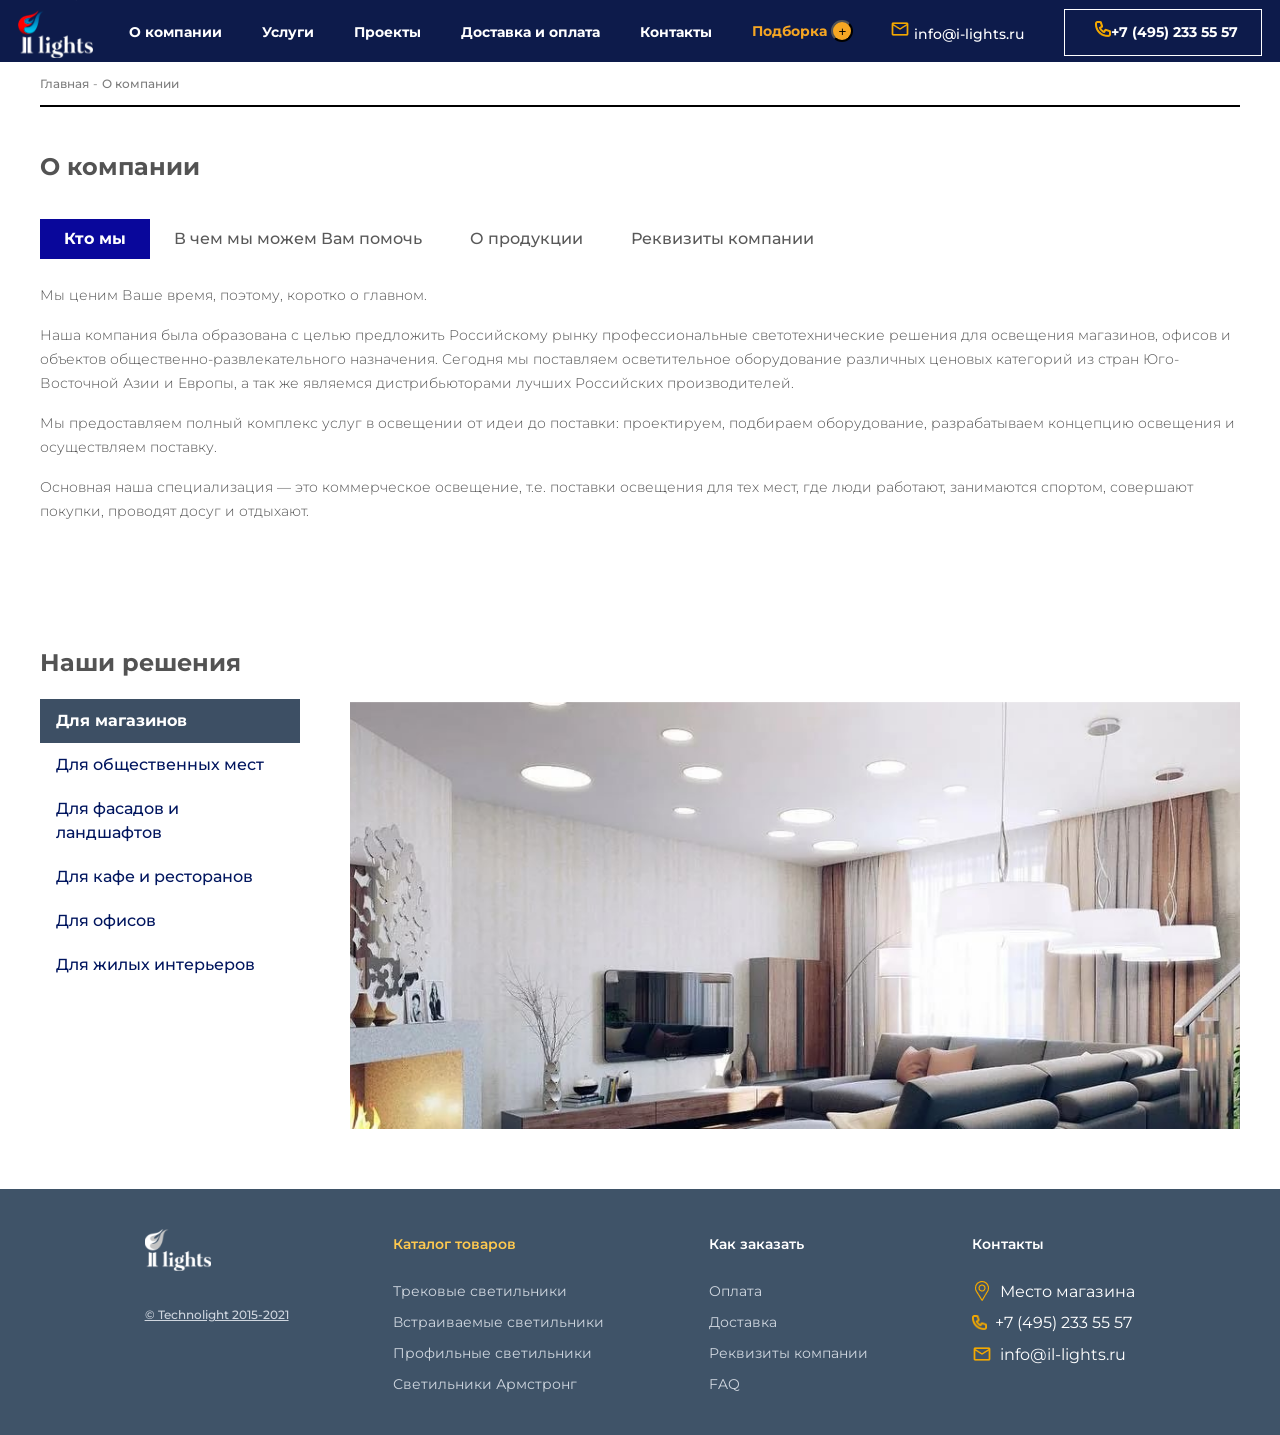
<file: index.html>
<!doctype html>
<html lang="en">
  <head>
    <meta charset="UTF-8" />
    <meta name="viewport" content="width=device-width, initial-scale=1.0" />
    <title>about Company</title>
    <link rel="stylesheet" href="./css/main.css" />
    <link
      rel="stylesheet"
      href="https://cdnjs.cloudflare.com/ajax/libs/font-awesome/6.5.0/css/all.min.css"
    />
  </head>
  <body>
       <header>
      <div class="header_inner">
        <div class="header_inner_left">
          <a href="./company.html" class="header_inner_left_link">
            <img
              src="./images/Лого (1).svg"
              alt="logo"
              class="header_inner_left_link_img"
              width="75"
              height="58"
            />
          </a>
        </div>

        <div class="header_inner_center">
          <ul class="header_inner_center_list">
            <li class="header_inner_list_item">
              <a href="./index.html" class="header_inner_center_link"
                >О компании</a
              >
            </li>
            <li class="header_inner_list_item">
              <a href="./uslugi.html" class="header_inner_center_link"
                >Услуги</a
              >
            </li>
            <li class="header_inner_list_item">
              <a href="#" class="header_inner_center_link">Проекты</a>
            </li>
            <li class="header_inner_list_item">
              <a href="./dostavka.html" class="header_inner_center_link">
                Доставка и оплата</a
              >
            </li>
            <li class="header_inner_list_item">
              <a href="#" class="header_inner_center_link">Контакты</a>
            </li>
          
        
            <li class="header_inner_list_item">
              <a href="./pdoborka.html" class="header_inner_center_link1"
                >Подборка</a
              >
              <button class="header__plus">+</button>
            </li>
          </ul>
        </div>
        <div class="header_inner_right">
          <button class="header__burger js-burger" aria-label="Открыть меню">
            ☰
          </button>
          <ul class="header_inner_right_list">
            <li class="header_inner_right_list_item">
              <a
                href="mailto:info@i-lights.ru"
                class="header_inner_right_gmail"
              >
                <img src="./images/gmail.png" alt="" /> info@i-lights.ru
              </a>
            </li>

            <li class="header_inner_right_list_item">
              <a href="tel:+74952335557" class="phone">
                <img src="./images/phnoe.png" alt="" />+7 (495) 233 55 57
              </a>
            </li>
          </ul>
        </div>
      </div>
    </header>

    <div class="mobile-menu js-mobile-menu">
      <button
        class="mobile-menu__close js-mobile-close"
        type="button"
        aria-label="Закрыть меню"
      >
        ✕
      </button>

      <ul class="mobile-menu__list list">
        <li class="mobile-menu__list-item list__item">
          <a href="./index.html" class="mobile-menu__link link">О компании</a>
        </li>
        <li class="mobile-menu__list-item list__item">
          <a href="./uslugi.html" class="mobile-menu__link link">Услуги</a>
        </li>
        <li class="mobile-menu__list-item list__item">
          <a href="#" class="mobile-menu__link link">Проекты</a>
        </li>
        <li class="mobile-menu__list-item list__item">
          <a href="./dostavka.html" class="mobile-menu__link link"
            >Доставка и оплата</a
          >
        </li>
        <li class="mobile-menu__list-item list__item">
          <a href="#" class="mobile-menu__link link">Контакты</a>
        </li>
       

        <li
          class="mobile-menu__list-item mobile-menu__list-item--selection list__item"
        >
          <a
            href="./pdoborka.html"
            class="mobile-menu__link mobile-menu__link--selection link"
            >Подборка</a
          >
          <a
            href="#"
            class="mobile-menu__selection-btn btn js-mobile-selection-btn"
          >
            <span class="mobile-menu__selection-plus">+</span>
          </a>
        </li>
      </ul>

      <div class="mobile-menu__contacts">
        <a href="mailto:info@i-lights.ru" class="mobile-menu__email link">
          <i class="fa fa-envelope mobile-menu__email-icon"></i>
          <span class="mobile-menu__email-text">info@i-lights.ru</span>
        </a>
        <a href="tel:+74952335557" class="mobile-menu__phone link btn">
          <i class="fa fa-phone mobile-menu__phone-icon"></i>
          <span class="mobile-menu__phone-text">+7 (495) 233 55 57</span>
        </a>
      </div>
    </div>

    <section class="about">
      <div class="container">
        <div class="about__inner">
          <div class="about__top">
            <span class="about__breadcrumb">
              <span class="about__breadcrumb-item">Главная</span>
              <span class="about__breadcrumb-sep"> - </span>
              <span
                class="about__breadcrumb-item about__breadcrumb-item--active"
                >О компании</span
              >
            </span>
          </div>

          <h1 class="about__title">О компании</h1>

          <div class="about__body">
            <ul class="about__tabs">
              <li
                class="about__tabs-item about__tabs-item--active js-tab"
                data-tab="who"
              >
                <button class="about__tabs-btn js-tab-btn">Кто мы</button>
                <div class="about__panel js-panel" data-panel="who">
                  <p class="about__text">
                    Мы ценим Ваше время, поэтому, коротко о главном.
                  </p>
                  <p class="about__text">
                    Наша компания была образована с целью предложить Российскому
                    рынку профессиональные светотехнические решения для
                    освещения магазинов, офисов и объектов
                    общественно-развлекательного назначения. Сегодня мы
                    поставляем осветительное оборудование различных ценовых
                    категорий из стран Юго-Восточной Азии и Европы, а так же
                    являемся дистрибьюторами лучших Российских производителей.
                  </p>
                  <p class="about__text">
                    Мы предоставляем полный комплекс услуг в освещении от идеи
                    до поставки: проектируем, подбираем оборудование,
                    разрабатываем концепцию освещения и осуществляем поставку.
                  </p>
                  <p class="about__text">
                    Основная наша специализация — это коммерческое освещение,
                    т.е. поставки освещения для тех мест, где люди работают,
                    занимаются спортом, совершают покупки, проводят досуг и
                    отдыхают.
                  </p>
                </div>
              </li>

              <li class="about__tabs-item js-tab" data-tab="help">
                <button class="about__tabs-btn js-tab-btn">
                  В чем мы можем Вам помочь
                </button>
                <div class="about__panel js-panel" data-panel="help">
                  <p class="about__text">
                    Мы помогаем подобрать оптимальное освещение для вашего
                    объекта — проводим профессиональные консультации, делаем
                    световые расчёты и предлагаем готовые решения под любой
                    бюджет.
                  </p>
                  <p class="about__text">
                    Наши специалисты рассчитают необходимое количество
                    светильников, помогут с выбором мощности и цветовой
                    температуры, а также разработают полную концепцию освещения
                    вашего пространства.
                  </p>
                  <p class="about__text">
                    Мы сопровождаем клиента на каждом этапе — от первого
                    обращения до финальной поставки и монтажа оборудования.
                  </p>
                </div>
              </li>

              <li class="about__tabs-item js-tab" data-tab="products">
                <button class="about__tabs-btn js-tab-btn">О продукции</button>
                <div class="about__panel js-panel" data-panel="products">
                  <p class="about__text">
                    Мы предлагаем широкий ассортимент осветительного
                    оборудования: трековые, встраиваемые, профильные и
                    потолочные светильники различных ценовых категорий.
                  </p>
                  <p class="about__text">
                    Вся продукция сертифицирована и соответствует международным
                    стандартам качества. Мы работаем с ведущими производителями
                    из Европы и Юго-Восточной Азии.
                  </p>
                  <p class="about__text">
                    В нашем каталоге представлены как функциональные решения для
                    коммерческих объектов, так и дизайнерские светильники от
                    всемирно известных брендов.
                  </p>
                </div>
              </li>

              <li class="about__tabs-item js-tab" data-tab="requisites">
                <button class="about__tabs-btn js-tab-btn">
                  Реквизиты компании
                </button>
                <div class="about__panel js-panel" data-panel="requisites">
                  <p class="about__text">
                    ООО «Технолайт» — официально зарегистрированная компания на
                    территории Российской Федерации.
                  </p>
                  <p class="about__text">
                    ИНН: 7701234567 / КПП: 770101001. Юридический адрес: г.
                    Москва, ул. Примерная, д. 1, офис 205.
                  </p>
                  <p class="about__text">
                    Расчётный счёт: 40702810000000000001, Банк: ПАО Сбербанк,
                    БИК: 044525225, к/с: 30101810400000000225.
                  </p>
                </div>
              </li>
            </ul>

            <div class="about__content js-content"></div>
          </div>
        </div>
      </div>
    </section>

    <section class="nashi">
      <div class="container">
        <div class="nashi__inner">
          <div class="nashi__left">
            <h2 class="nashi__title">Наши решения</h2>

            <ul class="nashi__list">
              <li
                class="nashi__item js-nashi-item nashi__item--active"
                data-nashi="shops"
              >
                <button class="nashi__btn js-nashi-btn">Для магазинов</button>
              </li>
              <li class="nashi__item js-nashi-item" data-nashi="public">
                <button class="nashi__btn js-nashi-btn">
                  Для общественных мест
                </button>
              </li>
              <li class="nashi__item js-nashi-item" data-nashi="facades">
                <button class="nashi__btn js-nashi-btn">
                  Для фасадов и ландшафтов
                </button>
              </li>
              <li class="nashi__item js-nashi-item" data-nashi="cafe">
                <button class="nashi__btn js-nashi-btn">
                  Для кафе и ресторанов
                </button>
              </li>
              <li class="nashi__item js-nashi-item" data-nashi="office">
                <button class="nashi__btn js-nashi-btn">Для офисов</button>
              </li>
              <li class="nashi__item js-nashi-item" data-nashi="interior">
                <button class="nashi__btn js-nashi-btn">
                  Для жилых интерьеров
                </button>
              </li>
            </ul>
          </div>

          <div class="nashi__right">
            <img
              src="./images/картинка (1).png"
              alt="Для магазинов"
              class="nashi__img js-nashi-img nashi__img--active"
              data-nashi="shops"
            />
            <img
              src="./images/F6_f 1.png"
              alt="Для общественных мест"
              class="nashi__img js-nashi-img"
              data-nashi="public"
            />
            <img
              src="./images/Картинка (4).png"
              alt="Для фасадов и ландшафтов"
              class="nashi__img js-nashi-img"
              data-nashi="facades"
            />
            <img
              src="./images/Картинка (5).png"
              alt="Для кафе и ресторанов"
              class="nashi__img js-nashi-img"
              data-nashi="cafe"
            />
            <img
              src="./images/Картинка (6).png"
              alt="Для офисов"
              class="nashi__img js-nashi-img"
              data-nashi="office"
            />
            <img
              src="./images/картинка (1).png"
              alt="Для жилых интерьеров"
              class="nashi__img js-nashi-img"
              data-nashi="interior"
            />
          </div>
        </div>
      </div>
    </section>
    <footer class="footer">
      <div class="container">
        <div class="footer__inner">
          <ul class="footer__inner_list">
            <li class="footer__inner_list_item">
              <a href="#" class="footer__link footer__title"
                ><img src="./images/logo-footer 2.svg" alt=""
              /></a>
            </li>

            <li class="footer__inner_list_item">
              <a href="#" class="footer__link footer__text">
                © Technolight 2015-2021
              </a>
            </li>
          </ul>

          <ul class="footer__inner_list">
            <li class="footer__inner_list_item">
              <a
                href="#"
                class="footer__link footer__title footer__link--yellow"
              >
                Каталог товаров
              </a>
            </li>

            <li class="footer__inner_list_item">
              <a href="#" class="footer__link footer__list_item"
                >Трековые светильники</a
              >
            </li>
            <li class="footer__inner_list_item">
              <a href="#" class="footer__link footer__list_item"
                >Встраиваемые светильники</a
              >
            </li>
            <li class="footer__inner_list_item">
              <a href="#" class="footer__link footer__list_item"
                >Профильные светильники</a
              >
            </li>
            <li class="footer__inner_list_item">
              <a href="#" class="footer__link footer__list_item"
                >Светильники Армстронг</a
              >
            </li>
          </ul>

          <ul class="footer__inner_list">
            <li class="footer__inner_list_item">
              <a href="#" class="footer__link footer__title"> Как заказать </a>
            </li>

            <li class="footer__inner_list_item">
              <a href="#" class="footer__link footer__list_item">Оплата</a>
            </li>
            <li class="footer__inner_list_item">
              <a href="#" class="footer__link footer__list_item">Доставка</a>
            </li>
            <li class="footer__inner_list_item">
              <a href="#" class="footer__link footer__list_item"
                >Реквизиты компании</a
              >
            </li>
            <li class="footer__inner_list_item">
              <a href="#" class="footer__link footer__list_item">FAQ</a>
            </li>
          </ul>

          <ul class="footer__inner_list">
            <li class="footer__inner_list_item">
              <a href="#" class="footer__link footer__title"> Контакты </a>
            </li>

            <li class="footer__inner_list_item">
              <a href="#" class="footer__link footer__contact">
                <img
                  src="./images/placeholder 1 (1).png"
                  width="20"
                  height="20"
                  alt=""
                />
                <span>Место магазина</span>
              </a>
            </li>

            <li class="footer__inner_list_item">
              <a href="#" class="footer__link footer__contact">
                <img src="./images/phnoe.png" width="15" height="15" alt="" />
                <span>+7 (495) 233 55 57</span>
              </a>
            </li>

            <li class="footer__inner_list_item">
              <a href="#" class="footer__link footer__contact">
                <img src="./images/gmail.png" width="20" height="20" alt="" />
                <span>info@il-lights.ru</span>
              </a>
            </li>
          </ul>
        </div>
      </div>
    </footer>
    <script src="./indexJs/index.js"></script>
  </body>
</html>
</file>
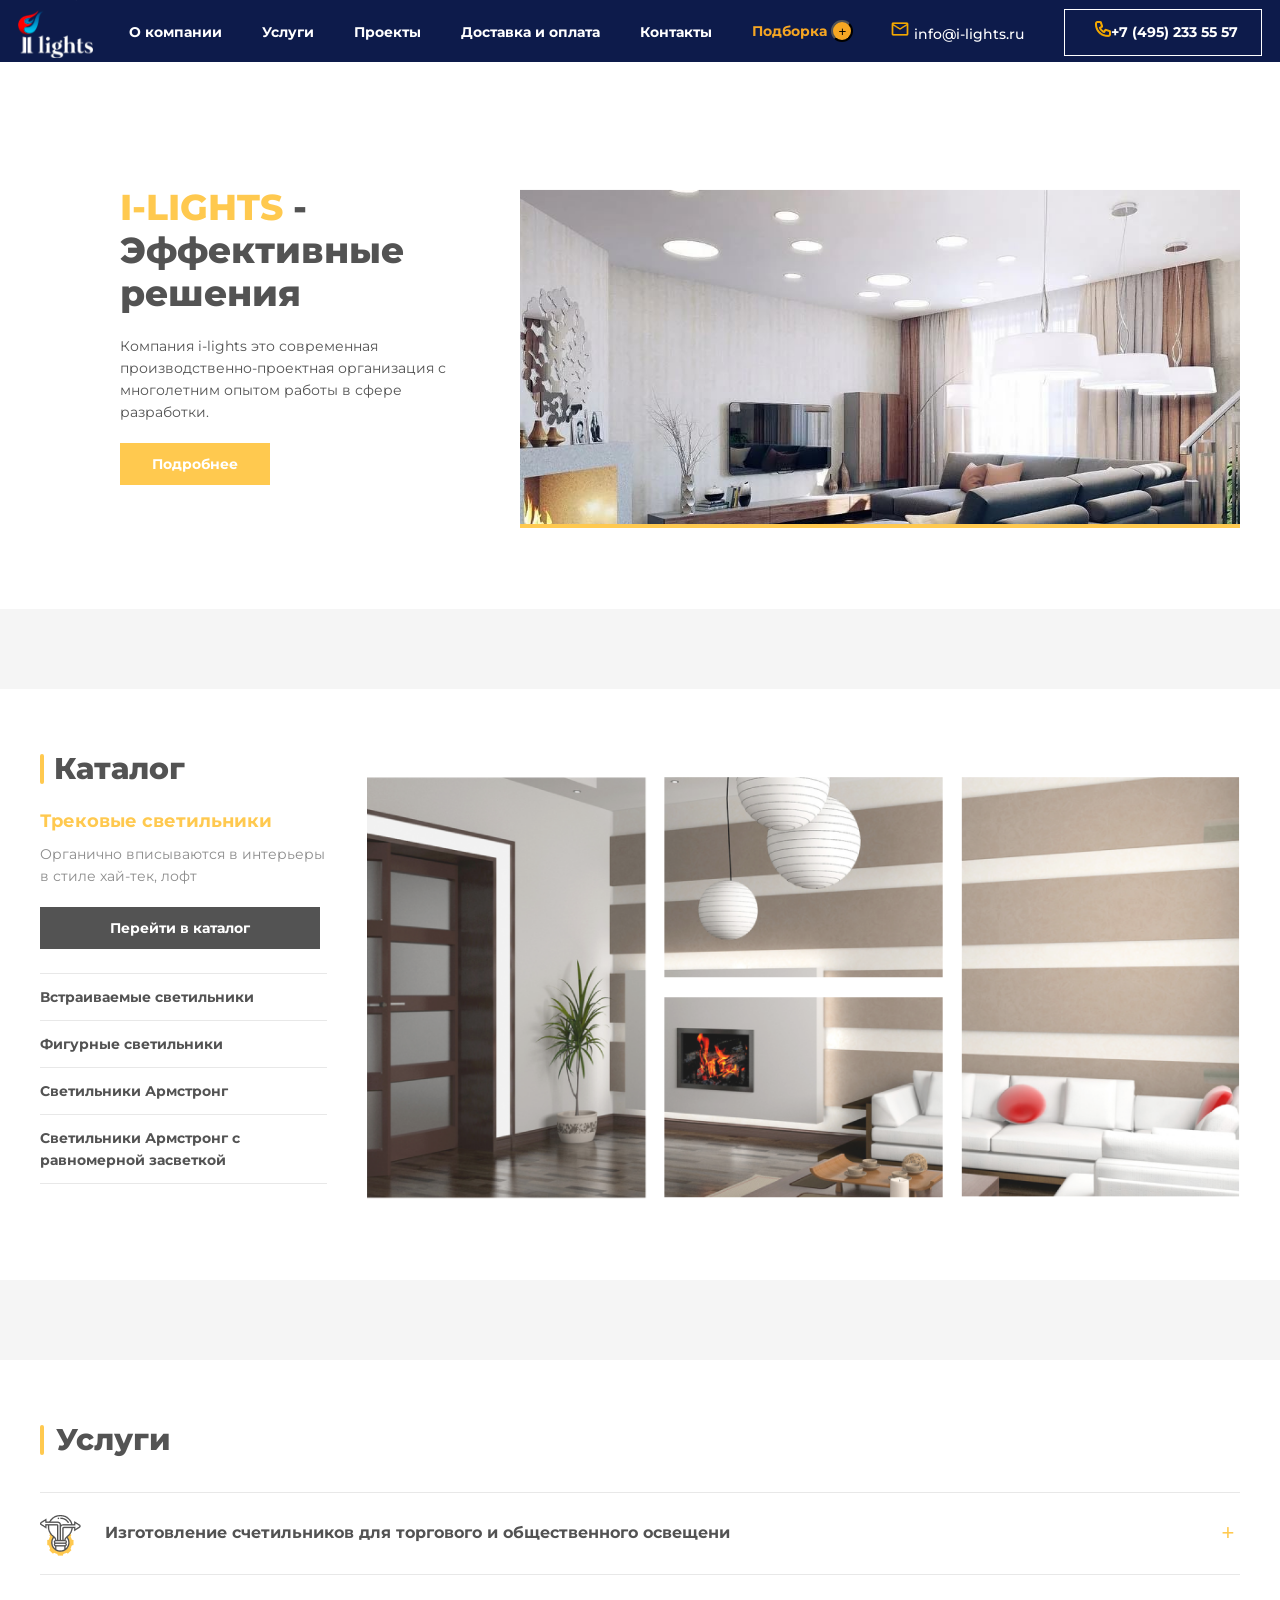
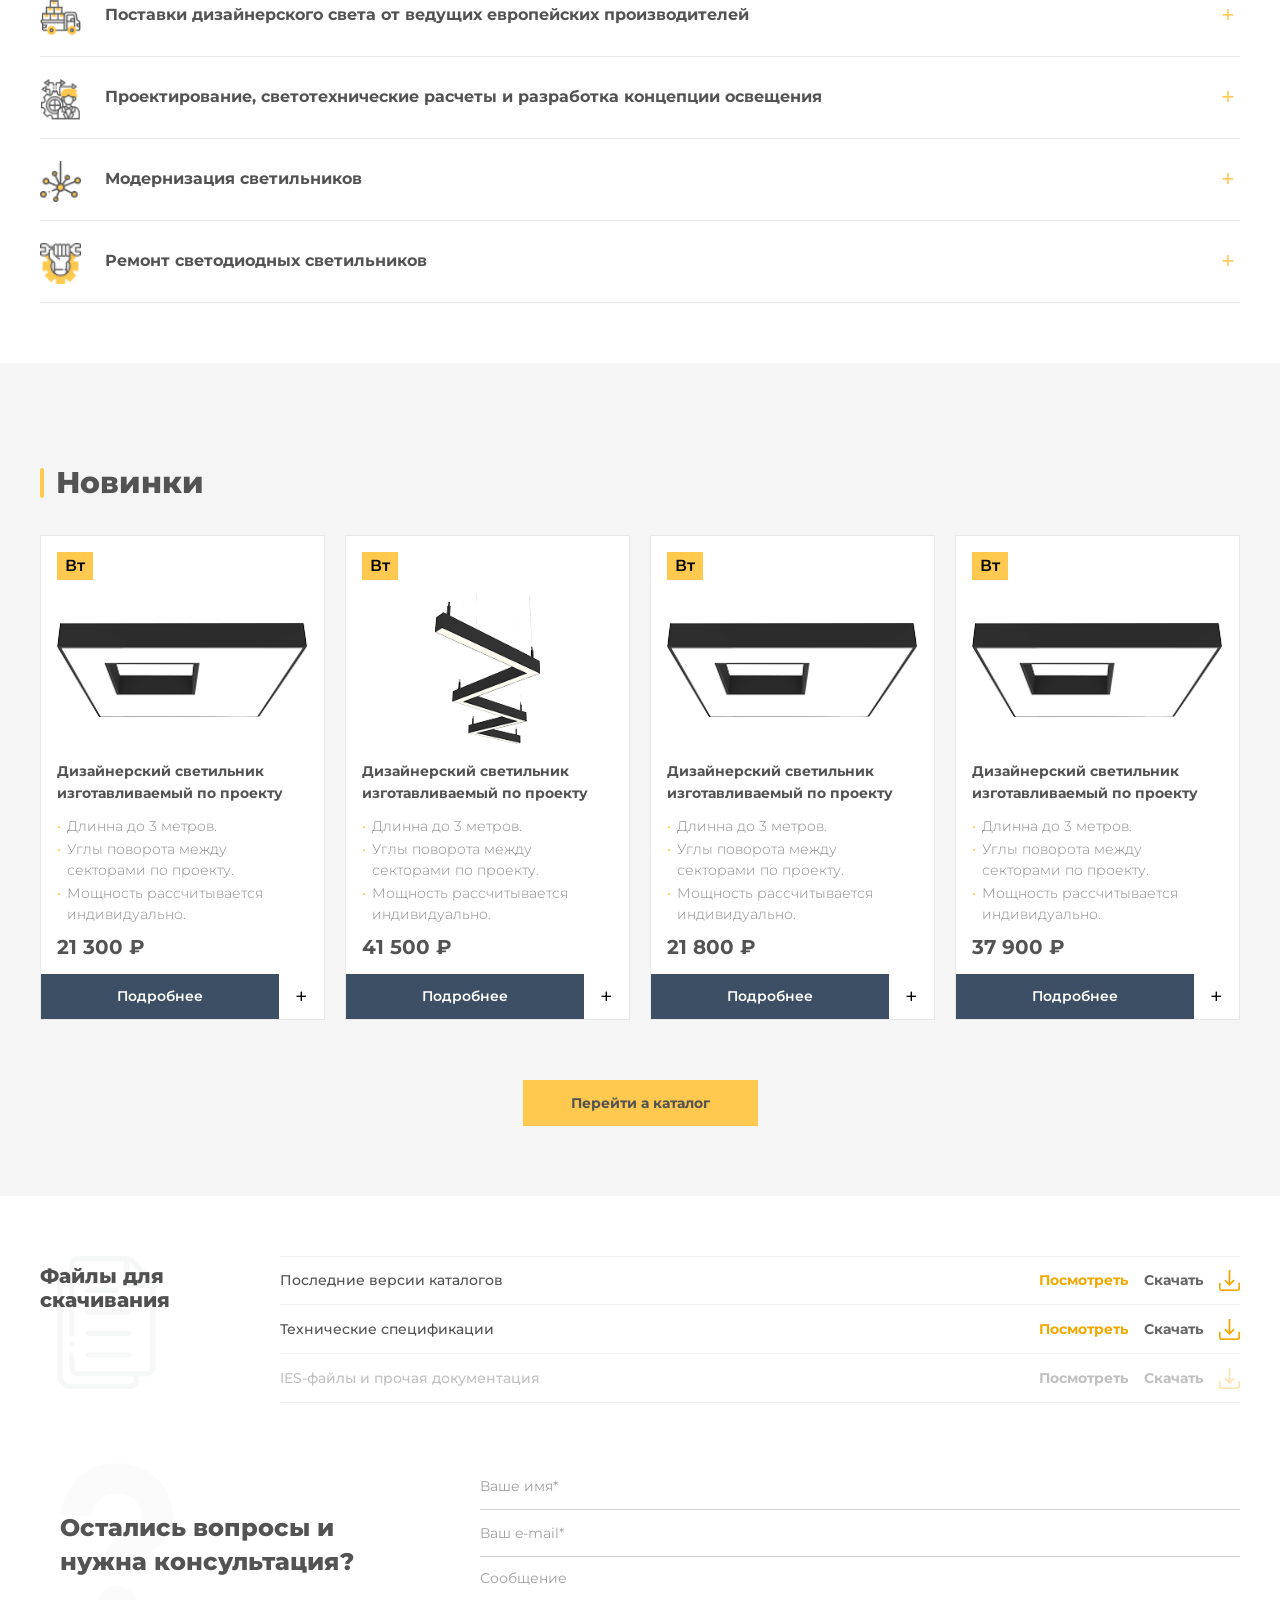
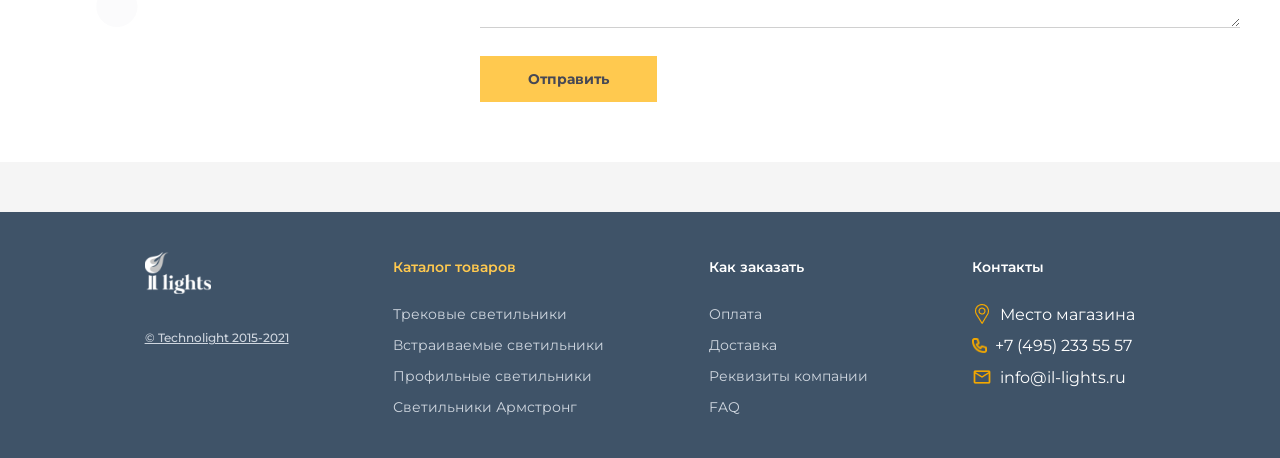
<file: company.html>
<!doctype html>
<html lang="ru">
  <head>
    <meta charset="UTF-8" />
    <meta name="viewport" content="width=device-width, initial-scale=1.0" />
    <title>LiLight.com</title>
    <link rel="stylesheet" href="./css/main.css" />
    <link
      rel="stylesheet"
      href="https://cdnjs.cloudflare.com/ajax/libs/font-awesome/6.5.0/css/all.min.css"
    />
  </head>
  <body>
    <header>
      <div class="header_inner">
        <div class="header_inner_left">
          <a href="./company.html" class="header_inner_left_link">
            <img
              src="./images/Лого (1).svg"
              alt="logo"
              class="header_inner_left_link_img"
              width="75"
              height="58"
            />
          </a>
        </div>

        <div class="header_inner_center">
          <ul class="header_inner_center_list">
            <li class="header_inner_list_item">
              <a href="./index.html" class="header_inner_center_link"
                >О компании</a
              >
            </li>
            <li class="header_inner_list_item">
              <a href="./uslugi.html" class="header_inner_center_link"
                >Услуги</a
              >
            </li>
            <li class="header_inner_list_item">
              <a href="#" class="header_inner_center_link">Проекты</a>
            </li>
            <li class="header_inner_list_item">
              <a href="./dostavka.html" class="header_inner_center_link">
                Доставка и оплата</a
              >
            </li>
            <li class="header_inner_list_item">
              <a href="#" class="header_inner_center_link">Контакты</a>
            </li>
          
        
            <li class="header_inner_list_item">
              <a href="./pdoborka.html" class="header_inner_center_link1"
                >Подборка</a
              >
              <button class="header__plus">+</button>
            </li>
          </ul>
        </div>
        <div class="header_inner_right">
          <button class="header__burger js-burger" aria-label="Открыть меню">
            ☰
          </button>
          <ul class="header_inner_right_list">
            <li class="header_inner_right_list_item">
              <a
                href="mailto:info@i-lights.ru"
                class="header_inner_right_gmail"
              >
                <img src="./images/gmail.png" alt="" /> info@i-lights.ru
              </a>
            </li>

            <li class="header_inner_right_list_item">
              <a href="tel:+74952335557" class="phone">
                <img src="./images/phnoe.png" alt="" />+7 (495) 233 55 57
              </a>
            </li>
          </ul>
        </div>
      </div>
    </header>

    <div class="mobile-menu js-mobile-menu">
      <button
        class="mobile-menu__close js-mobile-close"
        type="button"
        aria-label="Закрыть меню"
      >
        ✕
      </button>

      <ul class="mobile-menu__list list">
        <li class="mobile-menu__list-item list__item">
          <a href="./index.html" class="mobile-menu__link link">О компании</a>
        </li>
        <li class="mobile-menu__list-item list__item">
          <a href="./uslugi.html" class="mobile-menu__link link">Услуги</a>
        </li>
        <li class="mobile-menu__list-item list__item">
          <a href="#" class="mobile-menu__link link">Проекты</a>
        </li>
        <li class="mobile-menu__list-item list__item">
          <a href="./dostavka.html" class="mobile-menu__link link"
            >Доставка и оплата</a
          >
        </li>
        <li class="mobile-menu__list-item list__item">
          <a href="#" class="mobile-menu__link link">Контакты</a>
        </li>
       

        <li
          class="mobile-menu__list-item mobile-menu__list-item--selection list__item"
        >
          <a
            href="./pdoborka.html"
            class="mobile-menu__link mobile-menu__link--selection link"
            >Подборка</a
          >
          <a
            href="#"
            class="mobile-menu__selection-btn btn js-mobile-selection-btn"
          >
            <span class="mobile-menu__selection-plus">+</span>
          </a>
        </li>
      </ul>

      <div class="mobile-menu__contacts">
        <a href="mailto:info@i-lights.ru" class="mobile-menu__email link">
          <i class="fa fa-envelope mobile-menu__email-icon"></i>
          <span class="mobile-menu__email-text">info@i-lights.ru</span>
        </a>
        <a href="tel:+74952335557" class="mobile-menu__phone link btn">
          <i class="fa fa-phone mobile-menu__phone-icon"></i>
          <span class="mobile-menu__phone-text">+7 (495) 233 55 57</span>
        </a>
      </div>
    </div>

    <section class="light">
      <div class="container">
        <div class="light__inner">
          <div class="light__inner-left">
            <h1 class="light__title">
              <span class="light__title-accent">I-LIGHTS</span> - Эффективные
              решения
            </h1>
            <p class="light__text">
              Компания i-lights это современная производственно-проектная
              организация с многолетним опытом работы в сфере разработки.
            </p>
            <a href="./index.html" class="light__btn btn link">Подробнее</a>
          </div>

          <div class="light__inner-right">
            <img
              src="images/картинка (1).png"
              alt="IL Lights interior"
              class="light__img img"
            />
            <div class="light__line"></div>
          </div>
        </div>
      </div>
    </section>

    <section class="katalog">
      <div class="container">
        <div class="katalog_inner">
          <div class="katalog_inner_left">
            <h2 class="katalog_inner_left_title">Каталог</h2>
            <span class="katalog_inner_left_span"> Трековые светильники </span>
            <p class="katalog_inner_left_text">
              Органично вписываются в интерьеры в стиле хай-тек, лофт
            </p>
            <a href="./katalog.html" class="katalog_inner_left_link"
              >Перейти в каталог</a
            >
            <ul class="katalog_inner_left_list">
              <li class="katalog_inner_list_item">
                <p class="katalog_inner_list_item_text">
                  Встраиваемые светильники
                </p>
              </li>
              <li class="katalog_inner_list_item">
                <p class="katalog_inner_list_item_text">Фигурные светильники</p>
              </li>
              <li class="katalog_inner_list_item">
                <p class="katalog_inner_list_item_text">
                  Светильники Армстронг
                </p>
              </li>
              <li class="katalog_inner_list_item">
                <p class="katalog_inner_list_item_text">
                  Светильники Армстронг с равномерной засветкой
                </p>
              </li>
            </ul>
          </div>
          <div class="katalog_inner_right">
            <img
              src="./images/Картинка (2).png"
              alt=""
              class="katalog_inner_right_img"
            />
          </div>
        </div>
      </div>
    </section>

    <section class="uslug">
      <div class="container">
        <div class="uslug__inner">
          <h2 class="uslug__title title">Услуги</h2>

          <ul class="uslug__list list">
            <li class="uslug__list-item list__item js-uslug-item">
              <div class="uslug__item-left">
                <img
                  src="./images/strenght.png"
                  alt=""
                  class="uslug__icon img"
                />
              </div>
              <div class="uslug__item-center">
                <p class="uslug__item-heading js-uslug-heading">
                  Изготовление счетильников для торгового и общественного
                  освещени
                </p>
                <p class="uslug__item-text text js-uslug-text">
                  Мы ценим Ваше время, поэтому, коротко о главном. Наша компания
                  была образована с целью предложить Российскому рынку
                  профессиональные светотехнические решения для освещения
                  магазинов, офисов и объектов общественно-развлекательного
                  назначения. Сегодня мы поставляем осветительное оборудование
                  различных ценовых категорий из стран Юго-Восточной Азии и
                  Европы, а так же являемся дистрибуторами лучших Российских
                  производителей. А среди наших клиентов, сетевые и частные
                  магазины одежды и обуви, продуктовые магазины, торговые и
                  офисные центры, представители индустрии красоты и здоровья,
                  кафе, рестораны, отели, коттеджные поселки и частные
                  заказчики.
                </p>
              </div>
              <div class="uslug__item-right">
                <button
                  class="uslug__btn btn js-uslug-btn"
                  aria-label="Открыть"
                >
                  +
                </button>
              </div>
            </li>

            <li class="uslug__list-item list__item js-uslug-item">
              <div class="uslug__item-left">
                <img
                  src="./images/shipment 1.png"
                  alt=""
                  class="uslug__icon img"
                />
              </div>
              <div class="uslug__item-center">
                <p class="uslug__item-heading js-uslug-heading">
                  Поставки дизайнерского света от ведущих европейских
                  производителей
                </p>
                <p class="uslug__item-text text js-uslug-text">
                  Описание услуги по поставке дизайнерского света от ведущих
                  европейских производителей.
                </p>
              </div>
              <div class="uslug__item-right">
                <button
                  class="uslug__btn btn js-uslug-btn"
                  aria-label="Открыть"
                >
                  +
                </button>
              </div>
            </li>

            <li class="uslug__list-item list__item js-uslug-item">
              <div class="uslug__item-left">
                <img
                  src="./images/proffessor.png"
                  alt=""
                  class="uslug__icon img"
                />
              </div>
              <div class="uslug__item-center">
                <p class="uslug__item-heading js-uslug-heading">
                  Проектирование, светотехнические расчеты и разработка
                  концепции освещения
                </p>
                <p class="uslug__item-text text js-uslug-text">
                  Описание услуги по проектированию и светотехническим расчётам.
                </p>
              </div>
              <div class="uslug__item-right">
                <button
                  class="uslug__btn btn js-uslug-btn"
                  aria-label="Открыть"
                >
                  +
                </button>
              </div>
            </li>

            <li class="uslug__list-item list__item js-uslug-item">
              <div class="uslug__item-left">
                <img src="./images/arrows.png" alt="" class="uslug__icon img" />
              </div>
              <div class="uslug__item-center">
                <p class="uslug__item-heading js-uslug-heading">
                  Модернизация светильников
                </p>
                <p class="uslug__item-text text js-uslug-text">
                  Описание услуги по модернизации светильников.
                </p>
              </div>
              <div class="uslug__item-right">
                <button
                  class="uslug__btn btn js-uslug-btn"
                  aria-label="Открыть"
                >
                  +
                </button>
              </div>
            </li>

            <li class="uslug__list-item list__item js-uslug-item">
              <div class="uslug__item-left">
                <img
                  src="./images/sterngthLast.png"
                  alt=""
                  class="uslug__icon img"
                />
              </div>
              <div class="uslug__item-center">
                <p class="uslug__item-heading js-uslug-heading">
                  Ремонт светодиодных светильников
                </p>
                <p class="uslug__item-text text js-uslug-text">
                  Описание услуги по ремонту светодиодных светильников.
                </p>
              </div>
              <div class="uslug__item-right">
                <button
                  class="uslug__btn btn js-uslug-btn"
                  aria-label="Открыть"
                >
                  +
                </button>
              </div>
            </li>
          </ul>
        </div>
      </div>
    </section>
    <section class="novinki">
      <div class="container">
        <div class="novinki__inner">
          <h2 class="novinki__title title">Новинки</h2>

          <ul class="novinki__list list">
            <li class="novinki__list-item list__item js-novinki-item">
              <div class="novinki__card-top">
                <span class="novinki__badge">Вт</span>
                <div class="novinki__img-wrap">
                  <img
                    src="./images/product1.png"
                    alt="Дизайнерский светильник"
                    class="novinki__img img"
                  />
                </div>
              </div>
              <div class="novinki__card-body">
                <p class="novinki__name">
                  Дизайнерский светильник изготавливаемый по проекту
                </p>
                <ul class="novinki__specs list">
                  <li class="novinki__specs-item list__item">
                    <span class="novinki__specs-text text"
                      >Длинна до 3 метров.</span
                    >
                  </li>
                  <li class="novinki__specs-item list__item">
                    <span class="novinki__specs-text text"
                      >Углы поворота между секторами по проекту.</span
                    >
                  </li>
                  <li class="novinki__specs-item list__item">
                    <span class="novinki__specs-text text"
                      >Мощность рассчитывается индивидуально.</span
                    >
                  </li>
                </ul>
                <p class="novinki__price">21 300 ₽</p>
              </div>
              <div class="novinki__card-footer">
                <a
                  href="./katalog.html"
                  class="novinki__btn btn link js-novinki-btn"
                  >Подробнее</a
                >
                <button
                  class="novinki__add btn js-novinki-add"
                  aria-label="Добавить"
                >
                  +
                </button>
              </div>
            </li>

            <li class="novinki__list-item list__item js-novinki-item">
              <div class="novinki__card-top">
                <span class="novinki__badge">Вт</span>
                <div class="novinki__img-wrap">
                  <img
                    src="./images/product2.png"
                    alt="Дизайнерский светильник"
                    class="novinki__img img"
                  />
                </div>
              </div>
              <div class="novinki__card-body">
                <p class="novinki__name">
                  Дизайнерский светильник изготавливаемый по проекту
                </p>
                <ul class="novinki__specs list">
                  <li class="novinki__specs-item list__item">
                    <span class="novinki__specs-text text"
                      >Длинна до 3 метров.</span
                    >
                  </li>
                  <li class="novinki__specs-item list__item">
                    <span class="novinki__specs-text text"
                      >Углы поворота между секторами по проекту.</span
                    >
                  </li>
                  <li class="novinki__specs-item list__item">
                    <span class="novinki__specs-text text"
                      >Мощность рассчитывается индивидуально.</span
                    >
                  </li>
                </ul>
                <p class="novinki__price">41 500 ₽</p>
              </div>
              <div class="novinki__card-footer">
                <a
                  href="./katalog.html"
                  class="novinki__btn btn link js-novinki-btn"
                  >Подробнее</a
                >
                <button
                  class="novinki__add btn js-novinki-add"
                  aria-label="Добавить"
                >
                  +
                </button>
              </div>
            </li>

            <li class="novinki__list-item list__item js-novinki-item">
              <div class="novinki__card-top">
                <span class="novinki__badge">Вт</span>
                <div class="novinki__img-wrap">
                  <img
                    src="./images/product1.png"
                    alt="Дизайнерский светильник"
                    class="novinki__img img"
                  />
                </div>
              </div>
              <div class="novinki__card-body">
                <p class="novinki__name">
                  Дизайнерский светильник изготавливаемый по проекту
                </p>
                <ul class="novinki__specs list">
                  <li class="novinki__specs-item list__item">
                    <span class="novinki__specs-text text"
                      >Длинна до 3 метров.</span
                    >
                  </li>
                  <li class="novinki__specs-item list__item">
                    <span class="novinki__specs-text text"
                      >Углы поворота между секторами по проекту.</span
                    >
                  </li>
                  <li class="novinki__specs-item list__item">
                    <span class="novinki__specs-text text"
                      >Мощность рассчитывается индивидуально.</span
                    >
                  </li>
                </ul>
                <p class="novinki__price">21 800 ₽</p>
              </div>
              <div class="novinki__card-footer">
                <a href="#" class="novinki__btn btn link js-novinki-btn"
                  >Подробнее</a
                >
                <button
                  class="novinki__add btn js-novinki-add"
                  aria-label="Добавить"
                >
                  +
                </button>
              </div>
            </li>

            <li class="novinki__list-item list__item js-novinki-item">
              <div class="novinki__card-top">
                <span class="novinki__badge">Вт</span>
                <div class="novinki__img-wrap">
                  <img
                    src="./images/product1.png"
                    alt="Дизайнерский светильник"
                    class="novinki__img img"
                  />
                </div>
              </div>
              <div class="novinki__card-body">
                <p class="novinki__name">
                  Дизайнерский светильник изготавливаемый по проекту
                </p>
                <ul class="novinki__specs list">
                  <li class="novinki__specs-item list__item">
                    <span class="novinki__specs-text text"
                      >Длинна до 3 метров.</span
                    >
                  </li>
                  <li class="novinki__specs-item list__item">
                    <span class="novinki__specs-text text"
                      >Углы поворота между секторами по проекту.</span
                    >
                  </li>
                  <li class="novinki__specs-item list__item">
                    <span class="novinki__specs-text text"
                      >Мощность рассчитывается индивидуально.</span
                    >
                  </li>
                </ul>
                <p class="novinki__price">37 900 ₽</p>
              </div>
              <div class="novinki__card-footer">
                <a
                  href="./katalog.html"
                  class="novinki__btn btn link js-novinki-btn"
                  >Подробнее</a
                >
                <button
                  class="novinki__add btn js-novinki-add"
                  aria-label="Добавить"
                >
                  +
                </button>
              </div>
            </li>
          </ul>

          <div class="novinki__footer">
            <a
              href="./katalog.html"
              class="novinki__catalog-btn btn link js-novinki-catalog"
              >Перейти а каталог</a
            >
          </div>
        </div>
      </div>
    </section>
    <section class="download">
      <div class="container">
        <div class="download__inner">
          <div class="download__top">
            <img src="./images/ико.png" alt="" class="download__bg-img img" />
            <h4 class="download__title title">Файлы для скачивания</h4>

            <ul class="download__list list">
              <li class="download__list-item list__item">
                <div class="download__item-left">
                  <p class="download__item-name text">
                    Последние версии каталогов
                  </p>
                </div>
                <div class="download__item-right">
                  <p class="download__item-view link">Посмотреть</p>
                  <p class="download__item-download text">Скачать</p>
                  <img
                    src="./images/down-arrow 1 (1).png"
                    alt="скачать"
                    class="download__item-icon img"
                  />
                </div>
              </li>

              <li class="download__list-item list__item">
                <div class="download__item-left">
                  <p class="download__item-name text">
                    Технические спецификации
                  </p>
                </div>
                <div class="download__item-right">
                  <p class="download__item-view link">Посмотреть</p>
                  <p class="download__item-download text">Скачать</p>
                  <img
                    src="./images/down-arrow 1 (1).png"
                    alt="скачать"
                    class="download__item-icon img"
                  />
                </div>
              </li>

              <li
                class="download__list-item list__item download__list-item--disabled"
              >
                <div class="download__item-left">
                  <p class="download__item-name text">
                    IES-файлы и прочая документация
                  </p>
                </div>
                <div class="download__item-right">
                  <p class="download__item-view link">Посмотреть</p>
                  <p class="download__item-download text">Скачать</p>
                  <img
                    src="./images/down-arrow 1 (1).png"
                    alt="скачать"
                    class="download__item-icon img"
                  />
                </div>
              </li>
            </ul>
          </div>

          <div class="download__bottom">
            <div class="download__bottom-left">
              <img
                src="./images/ико (1).png"
                alt=""
                class="download__question-img img"
              />
              <h4 class="download__contact-title title">
                Остались вопросы и нужна консультация?
              </h4>
            </div>

            <div class="download__bottom-right">
              <form class="download__form" id="js-contact-form">
                <div class="download__field">
                  <input
                    type="text"
                    id="js-inp-name"
                    class="download__input js-inp-name"
                    placeholder="Ваше имя*"
                  />
                </div>

                <div class="download__field">
                  <input
                    type="email"
                    id="js-inp-email"
                    class="download__input js-inp-email"
                    placeholder="Ваш e-mail*"
                  />
                </div>

                <div class="download__field">
                  <textarea
                    id="js-inp-message"
                    class="download__input download__input--textarea js-inp-message"
                    placeholder="Сообщение"
                    rows="3"
                  ></textarea>
                </div>

                <button
                  type="submit"
                  class="download__submit btn js-submit-btn"
                >
                  Отправить
                </button>
              </form>
            </div>
          </div>
        </div>
      </div>
    </section>

    <footer class="footer">
      <div class="container">
        <div class="footer__inner">
          <ul class="footer__inner_list">
            <li class="footer__inner_list_item">
              <a href="#" class="footer__link footer__title"
                ><img src="./images/logo-footer 2.svg" alt=""
              /></a>
            </li>

            <li class="footer__inner_list_item">
              <a href="#" class="footer__link footer__text">
                © Technolight 2015-2021
              </a>
            </li>
          </ul>

          <ul class="footer__inner_list">
            <li class="footer__inner_list_item">
              <a
                href="#"
                class="footer__link footer__title footer__link--yellow"
              >
                Каталог товаров
              </a>
            </li>

            <li class="footer__inner_list_item">
              <a href="#" class="footer__link footer__list_item"
                >Трековые светильники</a
              >
            </li>
            <li class="footer__inner_list_item">
              <a href="#" class="footer__link footer__list_item"
                >Встраиваемые светильники</a
              >
            </li>
            <li class="footer__inner_list_item">
              <a href="#" class="footer__link footer__list_item"
                >Профильные светильники</a
              >
            </li>
            <li class="footer__inner_list_item">
              <a href="#" class="footer__link footer__list_item"
                >Светильники Армстронг</a
              >
            </li>
          </ul>

          <ul class="footer__inner_list">
            <li class="footer__inner_list_item">
              <a href="#" class="footer__link footer__title"> Как заказать </a>
            </li>

            <li class="footer__inner_list_item">
              <a href="#" class="footer__link footer__list_item">Оплата</a>
            </li>
            <li class="footer__inner_list_item">
              <a href="#" class="footer__link footer__list_item">Доставка</a>
            </li>
            <li class="footer__inner_list_item">
              <a href="#" class="footer__link footer__list_item"
                >Реквизиты компании</a
              >
            </li>
            <li class="footer__inner_list_item">
              <a href="#" class="footer__link footer__list_item">FAQ</a>
            </li>
          </ul>

          <ul class="footer__inner_list">
            <li class="footer__inner_list_item">
              <a href="#" class="footer__link footer__title"> Контакты </a>
            </li>

            <li class="footer__inner_list_item">
              <a href="#" class="footer__link footer__contact">
                <img
                  src="./images/placeholder 1 (1).png"
                  width="20"
                  height="20"
                  alt=""
                />
                <span>Место магазина</span>
              </a>
            </li>

            <li class="footer__inner_list_item">
              <a href="#" class="footer__link footer__contact">
                <img src="./images/phnoe.png" width="15" height="15" alt="" />
                <span>+7 (495) 233 55 57</span>
              </a>
            </li>

            <li class="footer__inner_list_item">
              <a href="#" class="footer__link footer__contact">
                <img src="./images/gmail.png" width="20" height="20" alt="" />
                <span>info@il-lights.ru</span>
              </a>
            </li>
          </ul>
        </div>
      </div>
    </footer>

    <script src="./js/main.js"></script>
  </body>
</html>
</file>
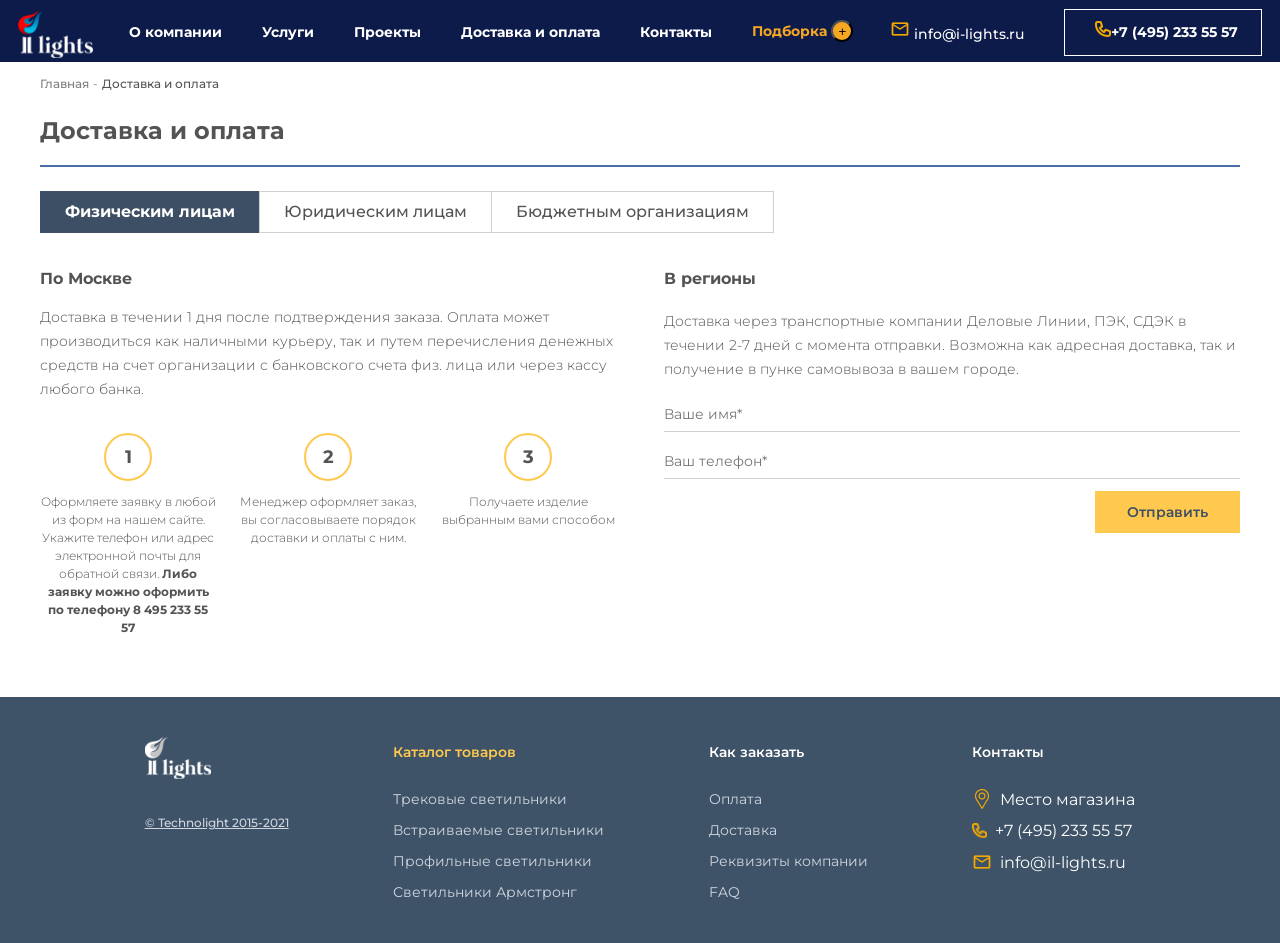
<file: dostavka.html>
<!doctype html>
<html lang="ru">
  <head>
    <meta charset="UTF-8" />
    <meta name="viewport" content="width=device-width, initial-scale=1.0" />
    <title>LiLight/dastavka.com</title>
    <link rel="stylesheet" href="./css/main.css" />
    <link
      rel="stylesheet"
      href="https://cdnjs.cloudflare.com/ajax/libs/font-awesome/6.5.0/css/all.min.css"
    />
  </head>
  <body>
    <header>
      <div class="header_inner">
        <div class="header_inner_left">
          <a href="./company.html" class="header_inner_left_link">
            <img
              src="./images/Лого (1).svg"
              alt="logo"
              class="header_inner_left_link_img"
              width="75"
              height="58"
            />
          </a>
        </div>

        <div class="header_inner_center">
          <ul class="header_inner_center_list">
            <li class="header_inner_list_item">
              <a href="./index.html" class="header_inner_center_link"
                >О компании</a
              >
            </li>
            <li class="header_inner_list_item">
              <a href="./uslugi.html" class="header_inner_center_link"
                >Услуги</a
              >
            </li>
            <li class="header_inner_list_item">
              <a href="#" class="header_inner_center_link">Проекты</a>
            </li>
            <li class="header_inner_list_item">
              <a href="./dostavka.html" class="header_inner_center_link">
                Доставка и оплата</a
              >
            </li>
            <li class="header_inner_list_item">
              <a href="#" class="header_inner_center_link">Контакты</a>
            </li>
          
        
            <li class="header_inner_list_item">
              <a href="./pdoborka.html" class="header_inner_center_link1"
                >Подборка</a
              >
              <button class="header__plus">+</button>
            </li>
          </ul>
        </div>
        <div class="header_inner_right">
          <button class="header__burger js-burger" aria-label="Открыть меню">
            ☰
          </button>
          <ul class="header_inner_right_list">
            <li class="header_inner_right_list_item">
              <a
                href="mailto:info@i-lights.ru"
                class="header_inner_right_gmail"
              >
                <img src="./images/gmail.png" alt="" /> info@i-lights.ru
              </a>
            </li>

            <li class="header_inner_right_list_item">
              <a href="tel:+74952335557" class="phone">
                <img src="./images/phnoe.png" alt="" />+7 (495) 233 55 57
              </a>
            </li>
          </ul>
        </div>
      </div>
    </header>

    <div class="mobile-menu js-mobile-menu">
      <button
        class="mobile-menu__close js-mobile-close"
        type="button"
        aria-label="Закрыть меню"
      >
        ✕
      </button>

      <ul class="mobile-menu__list list">
        <li class="mobile-menu__list-item list__item">
          <a href="./index.html" class="mobile-menu__link link">О компании</a>
        </li>
        <li class="mobile-menu__list-item list__item">
          <a href="./uslugi.html" class="mobile-menu__link link">Услуги</a>
        </li>
        <li class="mobile-menu__list-item list__item">
          <a href="#" class="mobile-menu__link link">Проекты</a>
        </li>
        <li class="mobile-menu__list-item list__item">
          <a href="./dostavka.html" class="mobile-menu__link link"
            >Доставка и оплата</a
          >
        </li>
        <li class="mobile-menu__list-item list__item">
          <a href="#" class="mobile-menu__link link">Контакты</a>
        </li>
       

        <li
          class="mobile-menu__list-item mobile-menu__list-item--selection list__item"
        >
          <a
            href="./pdoborka.html"
            class="mobile-menu__link mobile-menu__link--selection link"
            >Подборка</a
          >
          <a
            href="#"
            class="mobile-menu__selection-btn btn js-mobile-selection-btn"
          >
            <span class="mobile-menu__selection-plus">+</span>
          </a>
        </li>
      </ul>

      <div class="mobile-menu__contacts">
        <a href="mailto:info@i-lights.ru" class="mobile-menu__email link">
          <i class="fa fa-envelope mobile-menu__email-icon"></i>
          <span class="mobile-menu__email-text">info@i-lights.ru</span>
        </a>
        <a href="tel:+74952335557" class="mobile-menu__phone link btn">
          <i class="fa fa-phone mobile-menu__phone-icon"></i>
          <span class="mobile-menu__phone-text">+7 (495) 233 55 57</span>
        </a>
      </div>
    </div>

    <section class="dostavka">
      <div class="container">
        <div class="dostavka__inner">
          <div class="dostavka__top">
            <span class="dostavka__breadcrumb">
              <span class="dostavka__breadcrumb-item">Главная</span>
              <span class="dostavka__breadcrumb-sep"> - </span>
              <span
                class="dostavka__breadcrumb-item dostavka__breadcrumb-item--active"
                >Доставка и оплата</span
              >
            </span>
            <h1 class="dostavka__title">Доставка и оплата</h1>
          </div>

          <ul class="dostavka__tabs">
            <li
              class="dostavka__tabs-item dostavka__tabs-item--active js-dst-tab"
              data-dst="fizik"
            >
              <button class="dostavka__tabs-btn js-dst-btn">
                Физическим лицам
              </button>
            </li>
            <li class="dostavka__tabs-item js-dst-tab" data-dst="yuridik">
              <button class="dostavka__tabs-btn js-dst-btn">
                Юридическим лицам
              </button>
            </li>
            <li class="dostavka__tabs-item js-dst-tab" data-dst="byudjet">
              <button class="dostavka__tabs-btn js-dst-btn">
                Бюджетным организациям
              </button>
            </li>
          </ul>

          <div class="dostavka__body">
            <div
              class="dostavka__panel js-dst-panel dostavka__panel--active"
              data-dst="fizik"
            >
              <div class="dostavka__inner-wrap">
                <div class="dostavka__left">
                  <div class="dostavka__left-top">
                    <h4 class="dostavka__section-title">По Москве</h4>
                    <p class="dostavka__text">
                      Доставка в течении 1 дня после подтверждения заказа.
                      Оплата может производиться как наличными курьеру, так и
                      путем перечисления денежных средств на счет организации с
                      банковского счета физ. лица или через кассу любого банка.
                    </p>
                  </div>
                  <div class="dostavka__left-bottom">
                    <div class="dostavka__step">
                      <div class="dostavka__step-num">1</div>
                      <span class="dostavka__step-text"
                        >Оформляете заявку в любой из форм на нашем сайте.
                        Укажите телефон или адрес электронной почты для обратной
                        связи.
                        <strong
                          >Либо заявку можно оформить по телефону 8 495 233 55
                          57</strong
                        ></span
                      >
                    </div>
                    <div class="dostavka__step">
                      <div class="dostavka__step-num">2</div>
                      <span class="dostavka__step-text"
                        >Менеджер оформляет заказ, вы согласовываете порядок
                        доставки и оплаты с ним.</span
                      >
                    </div>
                    <div class="dostavka__step">
                      <div class="dostavka__step-num">3</div>
                      <span class="dostavka__step-text"
                        >Получаете изделие выбранным вами способом</span
                      >
                    </div>
                  </div>
                </div>

                <div class="dostavka__right">
                  <h4 class="dostavka__section-title">В регионы</h4>
                  <p class="dostavka__text">
                    Доставка через транспортные компании Деловые Линии, ПЭК,
                    СДЭК в течении 2-7 дней с момента отправки. Возможна как
                    адресная доставка, так и получение в пунке самовывоза в
                    вашем городе.
                  </p>
                  <form class="dostavka__form" id="js-dostavka-form-fizik">
                    <div class="dostavka__field">
                      <input
                        type="text"
                        class="dostavka__input js-inp-dst-name"
                        placeholder="Ваше имя*"
                      />
                    </div>
                    <div class="dostavka__field">
                      <input
                        type="tel"
                        class="dostavka__input js-inp-dst-phone"
                        placeholder="Ваш телефон*"
                      />
                    </div>
                    <button
                      type="button"
                      class="dostavka__submit js-dst-submit"
                    >
                      Отправить
                    </button>
                  </form>
                </div>
              </div>
            </div>

            <div class="dostavka__panel js-dst-panel" data-dst="yuridik">
              <div class="dostavka__inner-wrap">
                <div class="dostavka__left">
                  <div class="dostavka__left-top">
                    <h4 class="dostavka__section-title">По Москве</h4>
                    <p class="dostavka__text">
                      Доставка для юридических лиц осуществляется в течении 1-2
                      рабочих дней после подтверждения заказа и оплаты счёта.
                      Расчёт производится по безналичной форме оплаты на
                      основании счёта и договора.
                    </p>
                  </div>
                  <div class="dostavka__left-bottom">
                    <div class="dostavka__step">
                      <div class="dostavka__step-num">1</div>
                      <span class="dostavka__step-text"
                        >Оставьте заявку на сайте. Менеджер подготовит
                        коммерческое предложение и счёт на оплату.</span
                      >
                    </div>
                    <div class="dostavka__step">
                      <div class="dostavka__step-num">2</div>
                      <span class="dostavka__step-text"
                        >После оплаты счёта начинается комплектация и отправка
                        заказа.</span
                      >
                    </div>
                    <div class="dostavka__step">
                      <div class="dostavka__step-num">3</div>
                      <span class="dostavka__step-text"
                        >Получаете товар с полным пакетом закрывающих
                        документов.</span
                      >
                    </div>
                  </div>
                </div>

                <div class="dostavka__right">
                  <h4 class="dostavka__section-title">В регионы</h4>
                  <p class="dostavka__text">
                    Доставка по России транспортными компаниями по согласованию
                    с менеджером. Возможна отправка через СДЭК, ПЭК, Деловые
                    Линии.
                  </p>
                  <form class="dostavka__form" id="js-dostavka-form-yuridik">
                    <div class="dostavka__field">
                      <input
                        type="text"
                        class="dostavka__input js-inp-dst-name"
                        placeholder="Ваше имя*"
                      />
                    </div>
                    <div class="dostavka__field">
                      <input
                        type="tel"
                        class="dostavka__input js-inp-dst-phone"
                        placeholder="Ваш телефон*"
                      />
                    </div>
                    <button
                      type="button"
                      class="dostavka__submit js-dst-submit"
                    >
                      Отправить
                    </button>
                  </form>
                </div>
              </div>
            </div>

            <div class="dostavka__panel js-dst-panel" data-dst="byudjet">
              <div class="dostavka__inner-wrap">
                <div class="dostavka__left">
                  <div class="dostavka__left-top">
                    <h4 class="dostavka__section-title">По Москве</h4>
                    <p class="dostavka__text">
                      Работаем с бюджетными организациями по государственным
                      контрактам и на основании тендерных процедур.
                      Предоставляем все необходимые документы для отчётности.
                    </p>
                  </div>
                  <div class="dostavka__left-bottom">
                    <div class="dostavka__step">
                      <div class="dostavka__step-num">1</div>
                      <span class="dostavka__step-text"
                        >Направьте запрос с техническим заданием. Подготовим
                        спецификацию и коммерческое предложение.</span
                      >
                    </div>
                    <div class="dostavka__step">
                      <div class="dostavka__step-num">2</div>
                      <span class="dostavka__step-text"
                        >Заключаем договор поставки в соответствии с 44-ФЗ или
                        223-ФЗ.</span
                      >
                    </div>
                    <div class="dostavka__step">
                      <div class="dostavka__step-num">3</div>
                      <span class="dostavka__step-text"
                        >Поставка в указанные сроки с полным комплектом
                        документов.</span
                      >
                    </div>
                  </div>
                </div>

                <div class="dostavka__right">
                  <h4 class="dostavka__section-title">В регионы</h4>
                  <p class="dostavka__text">
                    Осуществляем поставки для бюджетных организаций по всей
                    России. Доставка транспортными компаниями или собственным
                    транспортом по Москве и МО.
                  </p>
                  <form class="dostavka__form" id="js-dostavka-form-byudjet">
                    <div class="dostavka__field">
                      <input
                        type="text"
                        class="dostavka__input js-inp-dst-name"
                        placeholder="Ваше имя*"
                      />
                    </div>
                    <div class="dostavka__field">
                      <input
                        type="tel"
                        class="dostavka__input js-inp-dst-phone"
                        placeholder="Ваш телефон*"
                      />
                    </div>
                    <button
                      type="button"
                      class="dostavka__submit js-dst-submit"
                    >
                      Отправить
                    </button>
                  </form>
                </div>
              </div>
            </div>
          </div>
        </div>
      </div>
    </section>

    <div class="modal-overlay js-modal-overlay" id="modal-dst-thanks">
      <div class="modal js-modal">
        <button class="modal__close js-modal-close">✕</button>
        <h3 class="modal__title modal__title--center">Спасибо!</h3>
        <p class="modal__text">
          Ваша заявка принята в ближайшее время наш менеджер с Вами свяжется.
        </p>
      </div>
    </div>

    <footer class="footer">
      <div class="container">
        <div class="footer__inner">
          <ul class="footer__inner_list">
            <li class="footer__inner_list_item">
              <a href="#" class="footer__link footer__title"
                ><img src="./images/logo-footer 2.svg" alt=""
              /></a>
            </li>

            <li class="footer__inner_list_item">
              <a href="#" class="footer__link footer__text">
                © Technolight 2015-2021
              </a>
            </li>
          </ul>

          <ul class="footer__inner_list">
            <li class="footer__inner_list_item">
              <a
                href="#"
                class="footer__link footer__title footer__link--yellow"
              >
                Каталог товаров
              </a>
            </li>

            <li class="footer__inner_list_item">
              <a href="#" class="footer__link footer__list_item"
                >Трековые светильники</a
              >
            </li>
            <li class="footer__inner_list_item">
              <a href="#" class="footer__link footer__list_item"
                >Встраиваемые светильники</a
              >
            </li>
            <li class="footer__inner_list_item">
              <a href="#" class="footer__link footer__list_item"
                >Профильные светильники</a
              >
            </li>
            <li class="footer__inner_list_item">
              <a href="#" class="footer__link footer__list_item"
                >Светильники Армстронг</a
              >
            </li>
          </ul>

          <ul class="footer__inner_list">
            <li class="footer__inner_list_item">
              <a href="#" class="footer__link footer__title"> Как заказать </a>
            </li>

            <li class="footer__inner_list_item">
              <a href="#" class="footer__link footer__list_item">Оплата</a>
            </li>
            <li class="footer__inner_list_item">
              <a href="#" class="footer__link footer__list_item">Доставка</a>
            </li>
            <li class="footer__inner_list_item">
              <a href="#" class="footer__link footer__list_item"
                >Реквизиты компании</a
              >
            </li>
            <li class="footer__inner_list_item">
              <a href="#" class="footer__link footer__list_item">FAQ</a>
            </li>
          </ul>

          <ul class="footer__inner_list">
            <li class="footer__inner_list_item">
              <a href="#" class="footer__link footer__title"> Контакты </a>
            </li>

            <li class="footer__inner_list_item">
              <a href="#" class="footer__link footer__contact">
                <img
                  src="./images/placeholder 1 (1).png"
                  width="20"
                  height="20"
                  alt=""
                />
                <span>Место магазина</span>
              </a>
            </li>

            <li class="footer__inner_list_item">
              <a href="#" class="footer__link footer__contact">
                <img src="./images/phnoe.png" width="15" height="15" alt="" />
                <span>+7 (495) 233 55 57</span>
              </a>
            </li>

            <li class="footer__inner_list_item">
              <a href="#" class="footer__link footer__contact">
                <img src="./images/gmail.png" width="20" height="20" alt="" />
                <span>info@il-lights.ru</span>
              </a>
            </li>
          </ul>
        </div>
      </div>
    </footer>
    <script src="./dostavkaJs/dostavka.js"></script>
  </body>
</html>
</file>
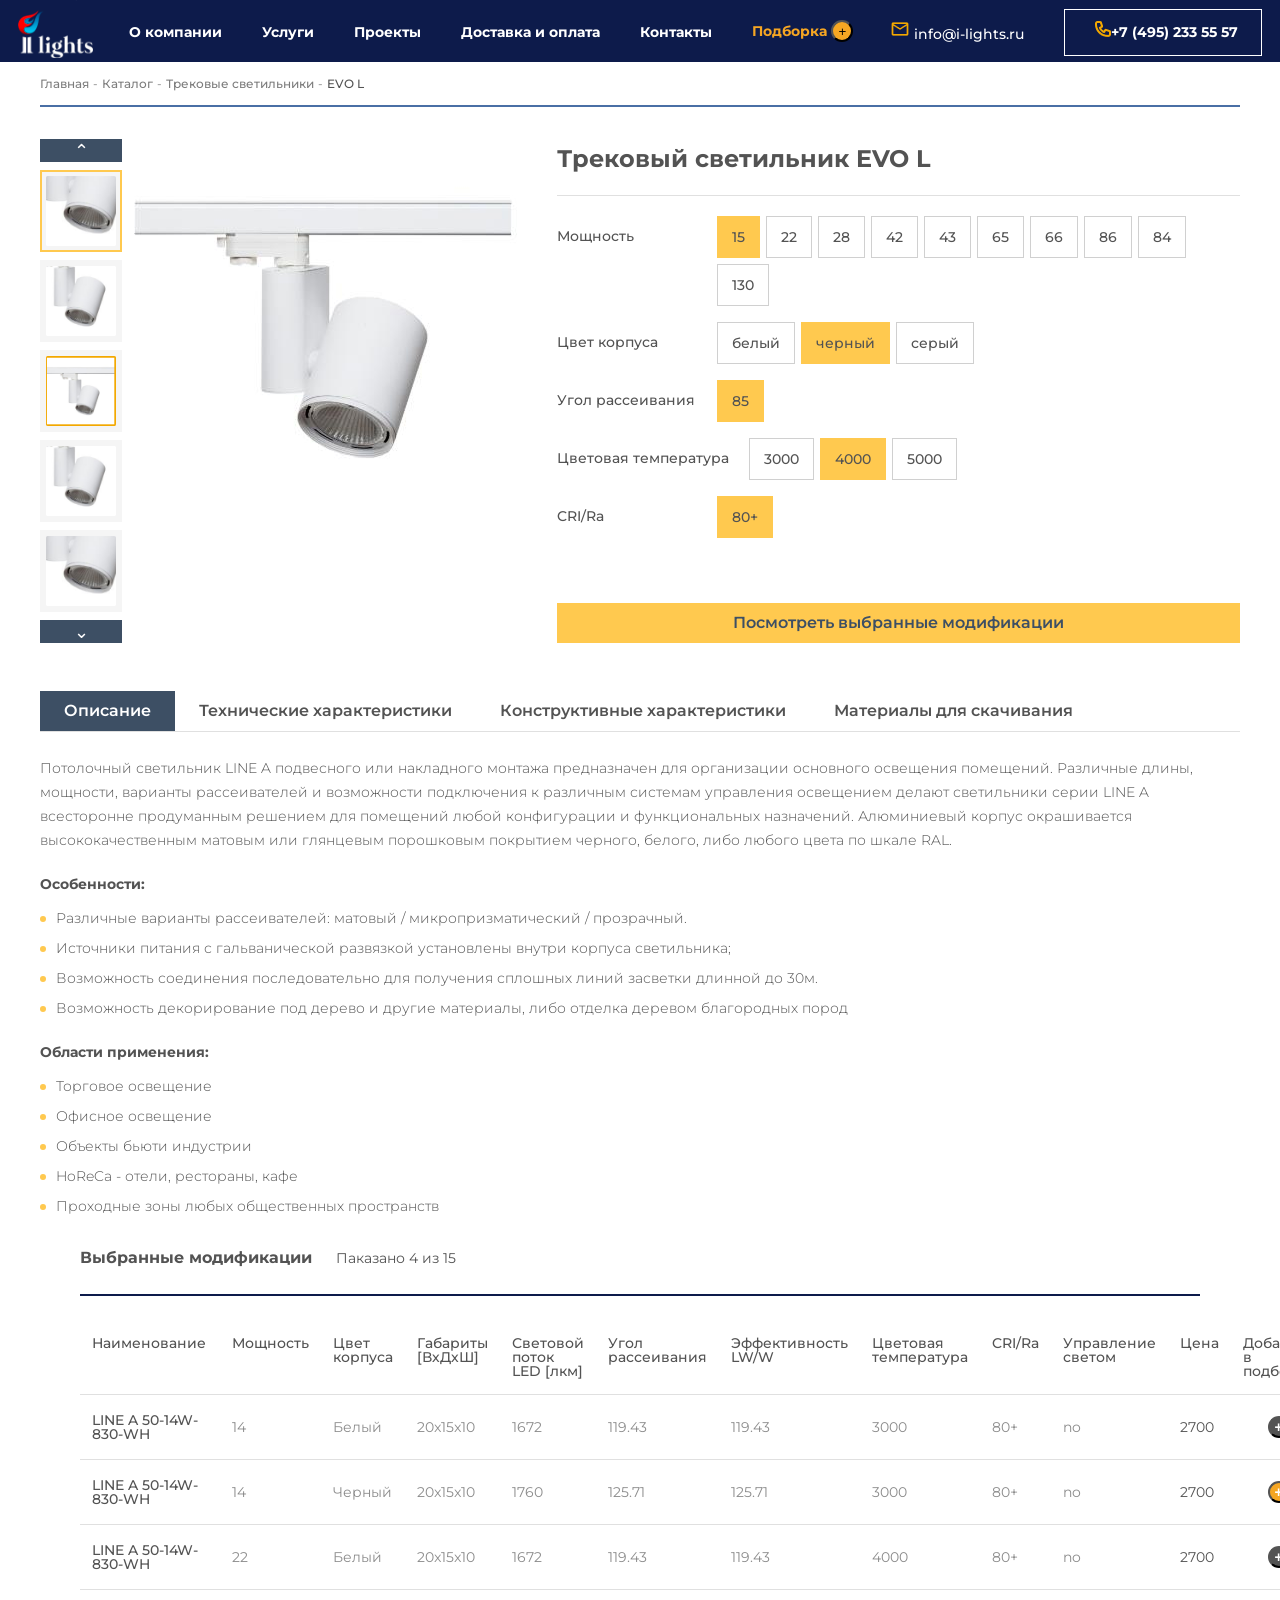
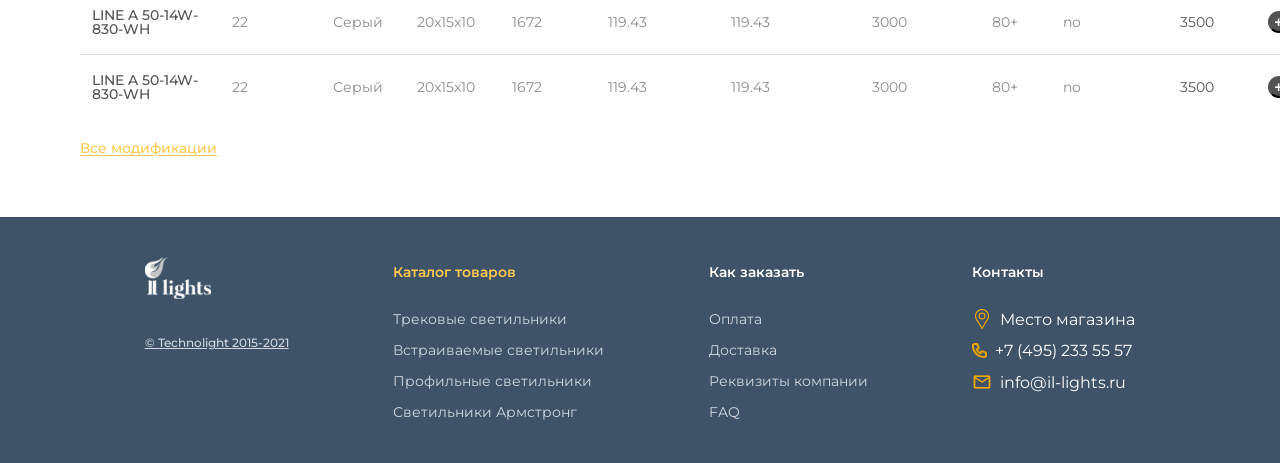
<file: kartochka.html>
<!doctype html>
<html lang="ru">
  <head>
    <meta charset="UTF-8" />
    <meta name="viewport" content="width=device-width, initial-scale=1.0" />
    <title>LiLight/catalog/tovars.com</title>
    <link rel="stylesheet" href="./css/main.css" />
    <link
      rel="stylesheet"
      href="https://cdnjs.cloudflare.com/ajax/libs/font-awesome/6.5.0/css/all.min.css"
    />
  </head>
  <body>
    <header>
      <div class="header_inner">
        <div class="header_inner_left">
          <a href="./company.html" class="header_inner_left_link">
            <img
              src="./images/Лого (1).svg"
              alt="logo"
              class="header_inner_left_link_img"
              width="75"
              height="58"
            />
          </a>
        </div>

        <div class="header_inner_center">
          <ul class="header_inner_center_list">
            <li class="header_inner_list_item">
              <a href="./index.html" class="header_inner_center_link"
                >О компании</a
              >
            </li>
            <li class="header_inner_list_item">
              <a href="./uslugi.html" class="header_inner_center_link"
                >Услуги</a
              >
            </li>
            <li class="header_inner_list_item">
              <a href="#" class="header_inner_center_link">Проекты</a>
            </li>
            <li class="header_inner_list_item">
              <a href="./dostavka.html" class="header_inner_center_link">
                Доставка и оплата</a
              >
            </li>
            <li class="header_inner_list_item">
              <a href="#" class="header_inner_center_link">Контакты</a>
            </li>
          
        
            <li class="header_inner_list_item">
              <a href="./pdoborka.html" class="header_inner_center_link1"
                >Подборка</a
              >
              <button class="header__plus">+</button>
            </li>
          </ul>
        </div>
        <div class="header_inner_right">
          <button class="header__burger js-burger" aria-label="Открыть меню">
            ☰
          </button>
          <ul class="header_inner_right_list">
            <li class="header_inner_right_list_item">
              <a
                href="mailto:info@i-lights.ru"
                class="header_inner_right_gmail"
              >
                <img src="./images/gmail.png" alt="" /> info@i-lights.ru
              </a>
            </li>

            <li class="header_inner_right_list_item">
              <a href="tel:+74952335557" class="phone">
                <img src="./images/phnoe.png" alt="" />+7 (495) 233 55 57
              </a>
            </li>
          </ul>
        </div>
      </div>
    </header>

    <div class="mobile-menu js-mobile-menu">
      <button
        class="mobile-menu__close js-mobile-close"
        type="button"
        aria-label="Закрыть меню"
      >
        ✕
      </button>

      <ul class="mobile-menu__list list">
        <li class="mobile-menu__list-item list__item">
          <a href="./index.html" class="mobile-menu__link link">О компании</a>
        </li>
        <li class="mobile-menu__list-item list__item">
          <a href="./uslugi.html" class="mobile-menu__link link">Услуги</a>
        </li>
        <li class="mobile-menu__list-item list__item">
          <a href="#" class="mobile-menu__link link">Проекты</a>
        </li>
        <li class="mobile-menu__list-item list__item">
          <a href="./dostavka.html" class="mobile-menu__link link"
            >Доставка и оплата</a
          >
        </li>
        <li class="mobile-menu__list-item list__item">
          <a href="#" class="mobile-menu__link link">Контакты</a>
        </li>
       

        <li
          class="mobile-menu__list-item mobile-menu__list-item--selection list__item"
        >
          <a
            href="./pdoborka.html"
            class="mobile-menu__link mobile-menu__link--selection link"
            >Подборка</a
          >
          <a
            href="#"
            class="mobile-menu__selection-btn btn js-mobile-selection-btn"
          >
            <span class="mobile-menu__selection-plus">+</span>
          </a>
        </li>
      </ul>

      <div class="mobile-menu__contacts">
        <a href="mailto:info@i-lights.ru" class="mobile-menu__email link">
          <i class="fa fa-envelope mobile-menu__email-icon"></i>
          <span class="mobile-menu__email-text">info@i-lights.ru</span>
        </a>
        <a href="tel:+74952335557" class="mobile-menu__phone link btn">
          <i class="fa fa-phone mobile-menu__phone-icon"></i>
          <span class="mobile-menu__phone-text">+7 (495) 233 55 57</span>
        </a>
      </div>
    </div>
    <section class="product">
      <div class="container">
        <div class="product__inner">
          <div class="product__top">
            <span class="product__breadcrumb">
              <span class="product__breadcrumb-item">Главная</span>
              <span class="product__breadcrumb-sep"> - </span>
              <span class="product__breadcrumb-item">Каталог</span>
              <span class="product__breadcrumb-sep"> - </span>
              <span class="product__breadcrumb-item">Трековые светильники</span>
              <span class="product__breadcrumb-sep"> - </span>
              <span
                class="product__breadcrumb-item product__breadcrumb-item--active"
                >EVO L</span
              >
            </span>
          </div>

          <div class="product__center">
            <div class="product__left">
              <div class="product__left-left">
                <button class="product__arr product__arr--up js-arr-up">
                  &#8963;
                </button>

                <ul class="product__thumbs js-thumbs">
                  <li
                    class="product__thumb-item js-thumb-item product__thumb-item--active"
                  >
                    <button class="product__thumb-btn js-thumb-btn">
                      <img
                        src="./images/kartochkaPart1.png"
                        alt=""
                        class="product__thumb-img img"
                      />
                    </button>
                  </li>
                  <li class="product__thumb-item js-thumb-item">
                    <button class="product__thumb-btn js-thumb-btn">
                      <img
                        src="./images/kartochkaPart12.png"
                        alt=""
                        class="product__thumb-img img"
                      />
                    </button>
                  </li>
                  <li class="product__thumb-item js-thumb-item">
                    <button class="product__thumb-btn js-thumb-btn">
                      <img
                        src="./images/kartochkaPart13.png"
                        alt=""
                        class="product__thumb-img img"
                      />
                    </button>
                  </li>
                  <li class="product__thumb-item js-thumb-item">
                    <button class="product__thumb-btn js-thumb-btn">
                      <img
                        src="./images/kartochkaPart4.png"
                        alt=""
                        class="product__thumb-img img"
                      />
                    </button>
                  </li>
                  <li class="product__thumb-item js-thumb-item">
                    <button class="product__thumb-btn js-thumb-btn">
                      <img
                        src="./images/kartochkaPart5.png"
                        alt=""
                        class="product__thumb-img img"
                      />
                    </button>
                  </li>
                </ul>

                <button class="product__arr product__arr--down js-arr-down">
                  &#8964;
                </button>
              </div>

              <div class="product__left-right">
                <img
                  src="./images/kartochkaBIg.png"
                  alt="Трековый светильник EVO L"
                  class="product__main-img js-main-img img"
                />
              </div>
            </div>

            <div class="product__right">
              <div class="product__right-top">
                <h2 class="product__title">Трековый светильник EVO L</h2>
              </div>

              <div class="product__right-center">
                <div class="product__option">
                  <p class="product__option-label">Мощность</p>
                  <div class="product__option-btns">
                    <button
                      class="product__opt-btn js-opt-btn product__opt-btn--active"
                    >
                      15
                    </button>
                    <button class="product__opt-btn js-opt-btn">22</button>
                    <button class="product__opt-btn js-opt-btn">28</button>
                    <button class="product__opt-btn js-opt-btn">42</button>
                    <button class="product__opt-btn js-opt-btn">43</button>
                    <button class="product__opt-btn js-opt-btn">65</button>
                    <button class="product__opt-btn js-opt-btn">66</button>
                    <button class="product__opt-btn js-opt-btn">86</button>
                    <button class="product__opt-btn js-opt-btn">84</button>
                    <button class="product__opt-btn js-opt-btn">130</button>
                  </div>
                </div>

                <div class="product__option">
                  <p class="product__option-label">Цвет корпуса</p>
                  <div class="product__option-btns">
                    <button class="product__opt-btn js-opt-btn">белый</button>
                    <button
                      class="product__opt-btn js-opt-btn product__opt-btn--active"
                    >
                      черный
                    </button>
                    <button class="product__opt-btn js-opt-btn">серый</button>
                  </div>
                </div>

                <div class="product__option">
                  <p class="product__option-label">Угол рассеивания</p>
                  <div class="product__option-btns">
                    <button
                      class="product__opt-btn js-opt-btn product__opt-btn--active"
                    >
                      85
                    </button>
                  </div>
                </div>

                <div class="product__option">
                  <p class="product__option-label">Цветовая температура</p>
                  <div class="product__option-btns">
                    <button class="product__opt-btn js-opt-btn">3000</button>
                    <button
                      class="product__opt-btn js-opt-btn product__opt-btn--active"
                    >
                      4000
                    </button>
                    <button class="product__opt-btn js-opt-btn">5000</button>
                  </div>
                </div>

                <div class="product__option">
                  <p class="product__option-label">CRI/Ra</p>
                  <div class="product__option-btns">
                    <button
                      class="product__opt-btn js-opt-btn product__opt-btn--active"
                    >
                      80+
                    </button>
                  </div>
                </div>
              </div>

              <div class="product__right-bottom">
                <button class="product__submit-btn js-submit-btn">
                  Посмотреть выбранные модификации
                </button>
              </div>
            </div>
          </div>

          <div class="product__tabs-wrap">
            <ul class="product__tabs">
              <li
                class="product__tabs-item product__tabs-item--active js-prod-tab"
                data-prod="description"
              >
                <button class="product__tabs-btn js-prod-btn">Описание</button>
              </li>
              <li class="product__tabs-item js-prod-tab" data-prod="tech">
                <button class="product__tabs-btn js-prod-btn">
                  Технические характеристики
                </button>
              </li>
              <li
                class="product__tabs-item js-prod-tab"
                data-prod="construction"
              >
                <button class="product__tabs-btn js-prod-btn">
                  Конструктивные характеристики
                </button>
              </li>
              <li class="product__tabs-item js-prod-tab" data-prod="materials">
                <button class="product__tabs-btn js-prod-btn">
                  Материалы для скачивания
                </button>
              </li>
            </ul>

            <div class="product__tabs-content">
              <div
                class="product__panel js-prod-panel product__panel--active"
                data-prod="description"
              >
                <p class="product__text">
                  Потолочный светильник LINE A подвесного или накладного монтажа
                  предназначен для организации основного освещения помещений.
                  Различные длины, мощности, варианты рассеивателей и
                  возможности подключения к различным системам управления
                  освещением делают светильники серии LINE A всесторонне
                  продуманным решением для помещений любой конфигурации и
                  функциональных назначений. Алюминиевый корпус окрашивается
                  высококачественным матовым или глянцевым порошковым покрытием
                  черного, белого, либо любого цвета по шкале RAL.
                </p>
                <p class="product__subtitle">Особенности:</p>
                <ul class="product__feat-list">
                  <li class="product__feat-item">
                    Различные варианты рассеивателей: матовый /
                    микропризматический / прозрачный.
                  </li>
                  <li class="product__feat-item">
                    Источники питания с гальванической развязкой установлены
                    внутри корпуса светильника;
                  </li>
                  <li class="product__feat-item">
                    Возможность соединения последовательно для получения
                    сплошных линий засветки длинной до 30м.
                  </li>
                  <li class="product__feat-item">
                    Возможность декорирование под дерево и другие материалы,
                    либо отделка деревом благородных пород
                  </li>
                </ul>
                <p class="product__subtitle">Области применения:</p>
                <ul class="product__feat-list">
                  <li class="product__feat-item">Торговое освещение</li>
                  <li class="product__feat-item">Офисное освещение</li>
                  <li class="product__feat-item">Объекты бьюти индустрии</li>
                  <li class="product__feat-item">
                    HoReCa - отели, рестораны, кафе
                  </li>
                  <li class="product__feat-item">
                    Проходные зоны любых общественных пространств
                  </li>
                </ul>
              </div>

              <div class="product__panel js-prod-panel" data-prod="tech">
                <p class="product__text">
                  Трековый светильник EVO L оснащён высокоэффективным
                  светодиодным модулем с КПД более 90%. Индекс цветопередачи
                  CRI/Ra 80+, обеспечивающий точную передачу цветов освещаемых
                  объектов. Рабочая температура от -20°C до +40°C.
                </p>
                <p class="product__subtitle">Технические параметры:</p>
                <ul class="product__feat-list">
                  <li class="product__feat-item">Мощность: 15 – 130 Вт</li>
                  <li class="product__feat-item">
                    Световой поток: до 13 000 лм
                  </li>
                  <li class="product__feat-item">
                    Цветовая температура: 3000K / 4000K / 5000K
                  </li>
                  <li class="product__feat-item">Угол рассеивания: 85°</li>
                  <li class="product__feat-item">Степень защиты: IP20</li>
                  <li class="product__feat-item">
                    Напряжение питания: 220–240В, 50Гц
                  </li>
                </ul>
              </div>

              <div
                class="product__panel js-prod-panel"
                data-prod="construction"
              >
                <p class="product__text">
                  Корпус светильника выполнен из высококачественного
                  алюминиевого сплава с порошковым покрытием. Конструкция
                  обеспечивает надёжное крепление на однофазный трековый
                  шинопровод.
                </p>
                <p class="product__subtitle">Конструктивные особенности:</p>
                <ul class="product__feat-list">
                  <li class="product__feat-item">
                    Материал корпуса: алюминиевый сплав
                  </li>
                  <li class="product__feat-item">
                    Покрытие: матовое порошковое
                  </li>
                  <li class="product__feat-item">
                    Угол поворота головки: 350°
                  </li>
                  <li class="product__feat-item">Угол наклона: 90°</li>
                  <li class="product__feat-item">
                    Тип крепления: однофазный трек
                  </li>
                </ul>
              </div>

              <div class="product__panel js-prod-panel" data-prod="materials">
                <p class="product__text">
                  Здесь вы можете скачать все необходимые материалы для работы
                  со светильником EVO L: техническую документацию, IES-файлы,
                  3D-модели и сертификаты соответствия.
                </p>
                <p class="product__subtitle">Доступные файлы:</p>
                <ul class="product__feat-list">
                  <li class="product__feat-item">
                    <a href="#" class="product__link"
                      >Техническая документация (PDF)</a
                    >
                  </li>
                  <li class="product__feat-item">
                    <a href="#" class="product__link"
                      >IES-файлы для светотехнического расчёта</a
                    >
                  </li>
                  <li class="product__feat-item">
                    <a href="#" class="product__link"
                      >3D-модель светильника (.dwg, .step)</a
                    >
                  </li>
                  <li class="product__feat-item">
                    <a href="#" class="product__link"
                      >Сертификат соответствия</a
                    >
                  </li>
                </ul>
              </div>
            </div>
          </div>
          <div class="product__inner-bottom">
            <div class="container">
              <div class="modifications">
                <div class="modifications__head">
                  <h2 class="modifications__title">Выбранные модификации</h2>
                  <span class="modifications__count">Паказано 4 из 15</span>
                </div>

                <div class="modifications__table-wrap">
                  <table class="modifications__table">
                    <thead class="modifications__thead">
                      <tr class="modifications__thead-row">
                        <th class="modifications__th">Наименование</th>
                        <th class="modifications__th">Мощность</th>
                        <th class="modifications__th">Цвет корпуса</th>
                        <th class="modifications__th">Габариты [ВхДхШ]</th>
                        <th class="modifications__th">
                          Световой поток LED [лкм]
                        </th>
                        <th class="modifications__th">Угол рассеивания</th>
                        <th class="modifications__th">Эффективность LW/W</th>
                        <th class="modifications__th">Цветовая температура</th>
                        <th class="modifications__th">CRI/Ra</th>
                        <th class="modifications__th">Управление светом</th>
                        <th class="modifications__th">Цена</th>
                        <th class="modifications__th">Добавить в подборку</th>
                      </tr>
                    </thead>
                    <tbody class="modifications__tbody">
                      <tr class="modifications__row">
                        <td class="modifications__td modifications__td--name">
                          LINE A 50-14W-830-WH
                        </td>
                        <td class="modifications__td">14</td>
                        <td class="modifications__td">Белый</td>
                        <td class="modifications__td">20x15x10</td>
                        <td class="modifications__td">1672</td>
                        <td class="modifications__td">119.43</td>
                        <td class="modifications__td">119.43</td>
                        <td class="modifications__td">3000</td>
                        <td class="modifications__td">80+</td>
                        <td class="modifications__td">no</td>
                        <td class="modifications__td modifications__td--price">
                          2700
                        </td>
                        <td class="modifications__td modifications__td--add">
                          <button
                            class="modifications__add-btn btn js-add-btn"
                            type="button"
                            aria-label="Добавить в подборку"
                          >
                            <span class="modifications__add-plus">+</span>
                          </button>
                        </td>
                      </tr>
                      <tr class="modifications__row">
                        <td class="modifications__td modifications__td--name">
                          LINE A 50-14W-830-WH
                        </td>
                        <td class="modifications__td">14</td>
                        <td class="modifications__td">Черный</td>
                        <td class="modifications__td">20x15x10</td>
                        <td class="modifications__td">1760</td>
                        <td class="modifications__td">125.71</td>
                        <td class="modifications__td">125.71</td>
                        <td class="modifications__td">3000</td>
                        <td class="modifications__td">80+</td>
                        <td class="modifications__td">no</td>
                        <td class="modifications__td modifications__td--price">
                          2700
                        </td>
                        <td class="modifications__td modifications__td--add">
                          <button
                            class="modifications__add-btn modifications__add-btn--active btn js-add-btn"
                            type="button"
                            aria-label="Добавить в подборку"
                          >
                            <span class="modifications__add-plus">+</span>
                          </button>
                        </td>
                      </tr>
                      <tr class="modifications__row">
                        <td class="modifications__td modifications__td--name">
                          LINE A 50-14W-830-WH
                        </td>
                        <td class="modifications__td">22</td>
                        <td class="modifications__td">Белый</td>
                        <td class="modifications__td">20x15x10</td>
                        <td class="modifications__td">1672</td>
                        <td class="modifications__td">119.43</td>
                        <td class="modifications__td">119.43</td>
                        <td class="modifications__td">4000</td>
                        <td class="modifications__td">80+</td>
                        <td class="modifications__td">no</td>
                        <td class="modifications__td modifications__td--price">
                          2700
                        </td>
                        <td class="modifications__td modifications__td--add">
                          <button
                            class="modifications__add-btn btn js-add-btn"
                            type="button"
                            aria-label="Добавить в подборку"
                          >
                            <span class="modifications__add-plus">+</span>
                          </button>
                        </td>
                      </tr>
                      <tr class="modifications__row">
                        <td class="modifications__td modifications__td--name">
                          LINE A 50-14W-830-WH
                        </td>
                        <td class="modifications__td">22</td>
                        <td class="modifications__td">Серый</td>
                        <td class="modifications__td">20x15x10</td>
                        <td class="modifications__td">1672</td>
                        <td class="modifications__td">119.43</td>
                        <td class="modifications__td">119.43</td>
                        <td class="modifications__td">3000</td>
                        <td class="modifications__td">80+</td>
                        <td class="modifications__td">no</td>
                        <td class="modifications__td modifications__td--price">
                          3500
                        </td>
                        <td class="modifications__td modifications__td--add">
                          <button
                            class="modifications__add-btn btn js-add-btn"
                            type="button"
                            aria-label="Добавить в подборку"
                          >
                            <span class="modifications__add-plus">+</span>
                          </button>
                        </td>
                      </tr>
                      <tr class="modifications__row">
                        <td class="modifications__td modifications__td--name">
                          LINE A 50-14W-830-WH
                        </td>
                        <td class="modifications__td">22</td>
                        <td class="modifications__td">Серый</td>
                        <td class="modifications__td">20x15x10</td>
                        <td class="modifications__td">1672</td>
                        <td class="modifications__td">119.43</td>
                        <td class="modifications__td">119.43</td>
                        <td class="modifications__td">3000</td>
                        <td class="modifications__td">80+</td>
                        <td class="modifications__td">no</td>
                        <td class="modifications__td modifications__td--price">
                          3500
                        </td>
                        <td class="modifications__td modifications__td--add">
                          <button
                            class="modifications__add-btn btn js-add-btn"
                            type="button"
                            aria-label="Добавить в подборку"
                          >
                            <span class="modifications__add-plus">+</span>
                          </button>
                        </td>
                      </tr>
                    </tbody>
                  </table>
                </div>

                <a href="#" class="modifications__all-link link js-show-more"
                  >Все модификации</a
                >

                <ul class="modifications__mobile-list list">
                  <li
                    class="modifications__mobile-item list__item js-mobile-item is-open"
                  >
                    <button
                      class="modifications__mobile-trigger btn js-mobile-trigger"
                      type="button"
                    >
                      <span class="modifications__mobile-name"
                        >LINE A 50-14W-830-WH</span
                      >
                      <span class="modifications__mobile-arrow">&#8964;</span>
                    </button>
                    <div class="modifications__mobile-body">
                      <ul class="modifications__mobile-props list">
                        <li class="modifications__mobile-prop list__item">
                          <span class="modifications__mobile-prop-label"
                            >Мощность</span
                          >
                          <span class="modifications__mobile-prop-value"
                            >14</span
                          >
                        </li>
                        <li class="modifications__mobile-prop list__item">
                          <span class="modifications__mobile-prop-label"
                            >Цвет корпуса</span
                          >
                          <span class="modifications__mobile-prop-value"
                            >Белый</span
                          >
                        </li>
                        <li class="modifications__mobile-prop list__item">
                          <span class="modifications__mobile-prop-label"
                            >Габариты [ВхДхШ]</span
                          >
                          <span class="modifications__mobile-prop-value"
                            >20x15x10</span
                          >
                        </li>
                        <li class="modifications__mobile-prop list__item">
                          <span class="modifications__mobile-prop-label"
                            >Световой поток LED [лкм]</span
                          >
                          <span class="modifications__mobile-prop-value"
                            >1672</span
                          >
                        </li>
                        <li class="modifications__mobile-prop list__item">
                          <span class="modifications__mobile-prop-label"
                            >Угол рассеивания</span
                          >
                          <span class="modifications__mobile-prop-value"
                            >119.43</span
                          >
                        </li>
                        <li class="modifications__mobile-prop list__item">
                          <span class="modifications__mobile-prop-label"
                            >Эффективность LW/W</span
                          >
                          <span class="modifications__mobile-prop-value"
                            >180.75</span
                          >
                        </li>
                        <li class="modifications__mobile-prop list__item">
                          <span class="modifications__mobile-prop-label"
                            >Цветовая температура</span
                          >
                          <span class="modifications__mobile-prop-value"
                            >3000</span
                          >
                        </li>
                        <li class="modifications__mobile-prop list__item">
                          <span class="modifications__mobile-prop-label"
                            >CRI/Ra</span
                          >
                          <span class="modifications__mobile-prop-value"
                            >80+</span
                          >
                        </li>
                        <li class="modifications__mobile-prop list__item">
                          <span class="modifications__mobile-prop-label"
                            >Управление светом</span
                          >
                          <span class="modifications__mobile-prop-value"
                            >no</span
                          >
                        </li>
                      </ul>
                      <div class="modifications__mobile-footer">
                        <span class="modifications__mobile-price"
                          >Цена&nbsp;&nbsp;2600</span
                        >
                        <div class="modifications__mobile-add">
                          <span class="modifications__mobile-add-label"
                            >Добавить в подборку</span
                          >
                          <button
                            class="modifications__add-btn btn js-add-btn"
                            type="button"
                            aria-label="Добавить в подборку"
                          >
                            <span class="modifications__add-plus">+</span>
                          </button>
                        </div>
                      </div>
                    </div>
                  </li>
                  <li
                    class="modifications__mobile-item list__item js-mobile-item"
                  >
                    <button
                      class="modifications__mobile-trigger btn js-mobile-trigger"
                      type="button"
                    >
                      <span class="modifications__mobile-name"
                        >LINE A 50-14W-830-WH</span
                      >
                      <span class="modifications__mobile-arrow">&#8250;</span>
                    </button>
                    <div class="modifications__mobile-body">
                      <ul class="modifications__mobile-props list">
                        <li class="modifications__mobile-prop list__item">
                          <span class="modifications__mobile-prop-label"
                            >Мощность</span
                          >
                          <span class="modifications__mobile-prop-value"
                            >14</span
                          >
                        </li>
                        <li class="modifications__mobile-prop list__item">
                          <span class="modifications__mobile-prop-label"
                            >Цвет корпуса</span
                          >
                          <span class="modifications__mobile-prop-value"
                            >Черный</span
                          >
                        </li>
                        <li class="modifications__mobile-prop list__item">
                          <span class="modifications__mobile-prop-label"
                            >Габариты [ВхДхШ]</span
                          >
                          <span class="modifications__mobile-prop-value"
                            >20x15x10</span
                          >
                        </li>
                        <li class="modifications__mobile-prop list__item">
                          <span class="modifications__mobile-prop-label"
                            >Световой поток LED [лкм]</span
                          >
                          <span class="modifications__mobile-prop-value"
                            >1760</span
                          >
                        </li>
                        <li class="modifications__mobile-prop list__item">
                          <span class="modifications__mobile-prop-label"
                            >Угол рассеивания</span
                          >
                          <span class="modifications__mobile-prop-value"
                            >125.71</span
                          >
                        </li>
                        <li class="modifications__mobile-prop list__item">
                          <span class="modifications__mobile-prop-label"
                            >Эффективность LW/W</span
                          >
                          <span class="modifications__mobile-prop-value"
                            >125.71</span
                          >
                        </li>
                        <li class="modifications__mobile-prop list__item">
                          <span class="modifications__mobile-prop-label"
                            >Цветовая температура</span
                          >
                          <span class="modifications__mobile-prop-value"
                            >3000</span
                          >
                        </li>
                        <li class="modifications__mobile-prop list__item">
                          <span class="modifications__mobile-prop-label"
                            >CRI/Ra</span
                          >
                          <span class="modifications__mobile-prop-value"
                            >80+</span
                          >
                        </li>
                        <li class="modifications__mobile-prop list__item">
                          <span class="modifications__mobile-prop-label"
                            >Управление светом</span
                          >
                          <span class="modifications__mobile-prop-value"
                            >no</span
                          >
                        </li>
                      </ul>
                      <div class="modifications__mobile-footer">
                        <span class="modifications__mobile-price"
                          >Цена&nbsp;&nbsp;2700</span
                        >
                        <div class="modifications__mobile-add">
                          <span class="modifications__mobile-add-label"
                            >Добавить в подборку</span
                          >
                          <button
                            class="modifications__add-btn btn js-add-btn"
                            type="button"
                            aria-label="Добавить в подборку"
                          >
                            <span class="modifications__add-plus">+</span>
                          </button>
                        </div>
                      </div>
                    </div>
                  </li>
                  <li
                    class="modifications__mobile-item list__item js-mobile-item"
                  >
                    <button
                      class="modifications__mobile-trigger btn js-mobile-trigger"
                      type="button"
                    >
                      <span class="modifications__mobile-name"
                        >LINE A 50-14W-830-WH</span
                      >
                      <span class="modifications__mobile-arrow">&#8250;</span>
                    </button>
                    <div class="modifications__mobile-body">
                      <ul class="modifications__mobile-props list">
                        <li class="modifications__mobile-prop list__item">
                          <span class="modifications__mobile-prop-label"
                            >Мощность</span
                          >
                          <span class="modifications__mobile-prop-value"
                            >22</span
                          >
                        </li>
                        <li class="modifications__mobile-prop list__item">
                          <span class="modifications__mobile-prop-label"
                            >Цвет корпуса</span
                          >
                          <span class="modifications__mobile-prop-value"
                            >Белый</span
                          >
                        </li>
                        <li class="modifications__mobile-prop list__item">
                          <span class="modifications__mobile-prop-label"
                            >Габариты [ВхДхШ]</span
                          >
                          <span class="modifications__mobile-prop-value"
                            >20x15x10</span
                          >
                        </li>
                        <li class="modifications__mobile-prop list__item">
                          <span class="modifications__mobile-prop-label"
                            >Световой поток LED [лкм]</span
                          >
                          <span class="modifications__mobile-prop-value"
                            >1672</span
                          >
                        </li>
                        <li class="modifications__mobile-prop list__item">
                          <span class="modifications__mobile-prop-label"
                            >Угол рассеивания</span
                          >
                          <span class="modifications__mobile-prop-value"
                            >119.43</span
                          >
                        </li>
                        <li class="modifications__mobile-prop list__item">
                          <span class="modifications__mobile-prop-label"
                            >Эффективность LW/W</span
                          >
                          <span class="modifications__mobile-prop-value"
                            >119.43</span
                          >
                        </li>
                        <li class="modifications__mobile-prop list__item">
                          <span class="modifications__mobile-prop-label"
                            >Цветовая температура</span
                          >
                          <span class="modifications__mobile-prop-value"
                            >4000</span
                          >
                        </li>
                        <li class="modifications__mobile-prop list__item">
                          <span class="modifications__mobile-prop-label"
                            >CRI/Ra</span
                          >
                          <span class="modifications__mobile-prop-value"
                            >80+</span
                          >
                        </li>
                        <li class="modifications__mobile-prop list__item">
                          <span class="modifications__mobile-prop-label"
                            >Управление светом</span
                          >
                          <span class="modifications__mobile-prop-value"
                            >no</span
                          >
                        </li>
                      </ul>
                      <div class="modifications__mobile-footer">
                        <span class="modifications__mobile-price"
                          >Цена&nbsp;&nbsp;2700</span
                        >
                        <div class="modifications__mobile-add">
                          <span class="modifications__mobile-add-label"
                            >Добавить в подборку</span
                          >
                          <button
                            class="modifications__add-btn btn js-add-btn"
                            type="button"
                            aria-label="Добавить в подборку"
                          >
                            <span class="modifications__add-plus">+</span>
                          </button>
                        </div>
                      </div>
                    </div>
                  </li>
                  <li
                    class="modifications__mobile-item list__item js-mobile-item"
                  >
                    <button
                      class="modifications__mobile-trigger btn js-mobile-trigger"
                      type="button"
                    >
                      <span class="modifications__mobile-name"
                        >LINE A 50-14W-830-WH</span
                      >
                      <span class="modifications__mobile-arrow">&#8250;</span>
                    </button>
                    <div class="modifications__mobile-body">
                      <ul class="modifications__mobile-props list">
                        <li class="modifications__mobile-prop list__item">
                          <span class="modifications__mobile-prop-label"
                            >Мощность</span
                          >
                          <span class="modifications__mobile-prop-value"
                            >22</span
                          >
                        </li>
                        <li class="modifications__mobile-prop list__item">
                          <span class="modifications__mobile-prop-label"
                            >Цвет корпуса</span
                          >
                          <span class="modifications__mobile-prop-value"
                            >Серый</span
                          >
                        </li>
                        <li class="modifications__mobile-prop list__item">
                          <span class="modifications__mobile-prop-label"
                            >Габариты [ВхДхШ]</span
                          >
                          <span class="modifications__mobile-prop-value"
                            >20x15x10</span
                          >
                        </li>
                        <li class="modifications__mobile-prop list__item">
                          <span class="modifications__mobile-prop-label"
                            >Световой поток LED [лкм]</span
                          >
                          <span class="modifications__mobile-prop-value"
                            >1672</span
                          >
                        </li>
                        <li class="modifications__mobile-prop list__item">
                          <span class="modifications__mobile-prop-label"
                            >Угол рассеивания</span
                          >
                          <span class="modifications__mobile-prop-value"
                            >119.43</span
                          >
                        </li>
                        <li class="modifications__mobile-prop list__item">
                          <span class="modifications__mobile-prop-label"
                            >Эффективность LW/W</span
                          >
                          <span class="modifications__mobile-prop-value"
                            >119.43</span
                          >
                        </li>
                        <li class="modifications__mobile-prop list__item">
                          <span class="modifications__mobile-prop-label"
                            >Цветовая температура</span
                          >
                          <span class="modifications__mobile-prop-value"
                            >3000</span
                          >
                        </li>
                        <li class="modifications__mobile-prop list__item">
                          <span class="modifications__mobile-prop-label"
                            >CRI/Ra</span
                          >
                          <span class="modifications__mobile-prop-value"
                            >80+</span
                          >
                        </li>
                        <li class="modifications__mobile-prop list__item">
                          <span class="modifications__mobile-prop-label"
                            >Управление светом</span
                          >
                          <span class="modifications__mobile-prop-value"
                            >no</span
                          >
                        </li>
                      </ul>
                      <div class="modifications__mobile-footer">
                        <span class="modifications__mobile-price"
                          >Цена&nbsp;&nbsp;3500</span
                        >
                        <div class="modifications__mobile-add">
                          <span class="modifications__mobile-add-label"
                            >Добавить в подборку</span
                          >
                          <button
                            class="modifications__add-btn btn js-add-btn"
                            type="button"
                            aria-label="Добавить в подборку"
                          >
                            <span class="modifications__add-plus">+</span>
                          </button>
                        </div>
                      </div>
                    </div>
                  </li>
                  <li
                    class="modifications__mobile-item list__item js-mobile-item"
                  >
                    <button
                      class="modifications__mobile-trigger btn js-mobile-trigger"
                      type="button"
                    >
                      <span class="modifications__mobile-name"
                        >LINE A 50-14W-830-WH</span
                      >
                      <span class="modifications__mobile-arrow">&#8250;</span>
                    </button>
                    <div class="modifications__mobile-body">
                      <ul class="modifications__mobile-props list">
                        <li class="modifications__mobile-prop list__item">
                          <span class="modifications__mobile-prop-label"
                            >Мощность</span
                          >
                          <span class="modifications__mobile-prop-value"
                            >22</span
                          >
                        </li>
                        <li class="modifications__mobile-prop list__item">
                          <span class="modifications__mobile-prop-label"
                            >Цвет корпуса</span
                          >
                          <span class="modifications__mobile-prop-value"
                            >Серый</span
                          >
                        </li>
                        <li class="modifications__mobile-prop list__item">
                          <span class="modifications__mobile-prop-label"
                            >Габариты [ВхДхШ]</span
                          >
                          <span class="modifications__mobile-prop-value"
                            >20x15x10</span
                          >
                        </li>
                        <li class="modifications__mobile-prop list__item">
                          <span class="modifications__mobile-prop-label"
                            >Световой поток LED [лкм]</span
                          >
                          <span class="modifications__mobile-prop-value"
                            >1672</span
                          >
                        </li>
                        <li class="modifications__mobile-prop list__item">
                          <span class="modifications__mobile-prop-label"
                            >Угол рассеивания</span
                          >
                          <span class="modifications__mobile-prop-value"
                            >119.43</span
                          >
                        </li>
                        <li class="modifications__mobile-prop list__item">
                          <span class="modifications__mobile-prop-label"
                            >Эффективность LW/W</span
                          >
                          <span class="modifications__mobile-prop-value"
                            >119.43</span
                          >
                        </li>
                        <li class="modifications__mobile-prop list__item">
                          <span class="modifications__mobile-prop-label"
                            >Цветовая температура</span
                          >
                          <span class="modifications__mobile-prop-value"
                            >3000</span
                          >
                        </li>
                        <li class="modifications__mobile-prop list__item">
                          <span class="modifications__mobile-prop-label"
                            >CRI/Ra</span
                          >
                          <span class="modifications__mobile-prop-value"
                            >80+</span
                          >
                        </li>
                        <li class="modifications__mobile-prop list__item">
                          <span class="modifications__mobile-prop-label"
                            >Управление светом</span
                          >
                          <span class="modifications__mobile-prop-value"
                            >no</span
                          >
                        </li>
                      </ul>
                      <div class="modifications__mobile-footer">
                        <span class="modifications__mobile-price"
                          >Цена&nbsp;&nbsp;3500</span
                        >
                        <div class="modifications__mobile-add">
                          <span class="modifications__mobile-add-label"
                            >Добавить в подборку</span
                          >
                          <button
                            class="modifications__add-btn btn js-add-btn"
                            type="button"
                            aria-label="Добавить в подборку"
                          >
                            <span class="modifications__add-plus">+</span>
                          </button>
                        </div>
                      </div>
                    </div>
                  </li>
                </ul>
              </div>
            </div>
          </div>
        </div>
      </div>
    </section>

    <footer class="footer">
      <div class="container">
        <div class="footer__inner">
          <ul class="footer__inner_list">
            <li class="footer__inner_list_item">
              <a href="#" class="footer__link footer__title"
                ><img src="./images/logo-footer 2.svg" alt=""
              /></a>
            </li>

            <li class="footer__inner_list_item">
              <a href="#" class="footer__link footer__text">
                © Technolight 2015-2021
              </a>
            </li>
          </ul>

          <ul class="footer__inner_list">
            <li class="footer__inner_list_item">
              <a
                href="#"
                class="footer__link footer__title footer__link--yellow"
              >
                Каталог товаров
              </a>
            </li>

            <li class="footer__inner_list_item">
              <a href="#" class="footer__link footer__list_item"
                >Трековые светильники</a
              >
            </li>
            <li class="footer__inner_list_item">
              <a href="#" class="footer__link footer__list_item"
                >Встраиваемые светильники</a
              >
            </li>
            <li class="footer__inner_list_item">
              <a href="#" class="footer__link footer__list_item"
                >Профильные светильники</a
              >
            </li>
            <li class="footer__inner_list_item">
              <a href="#" class="footer__link footer__list_item"
                >Светильники Армстронг</a
              >
            </li>
          </ul>

          <ul class="footer__inner_list">
            <li class="footer__inner_list_item">
              <a href="#" class="footer__link footer__title"> Как заказать </a>
            </li>

            <li class="footer__inner_list_item">
              <a href="#" class="footer__link footer__list_item">Оплата</a>
            </li>
            <li class="footer__inner_list_item">
              <a href="#" class="footer__link footer__list_item">Доставка</a>
            </li>
            <li class="footer__inner_list_item">
              <a href="#" class="footer__link footer__list_item"
                >Реквизиты компании</a
              >
            </li>
            <li class="footer__inner_list_item">
              <a href="#" class="footer__link footer__list_item">FAQ</a>
            </li>
          </ul>

          <ul class="footer__inner_list">
            <li class="footer__inner_list_item">
              <a href="#" class="footer__link footer__title"> Контакты </a>
            </li>

            <li class="footer__inner_list_item">
              <a href="#" class="footer__link footer__contact">
                <img
                  src="./images/placeholder 1 (1).png"
                  width="20"
                  height="20"
                  alt=""
                />
                <span>Место магазина</span>
              </a>
            </li>

            <li class="footer__inner_list_item">
              <a href="#" class="footer__link footer__contact">
                <img src="./images/phnoe.png" width="15" height="15" alt="" />
                <span>+7 (495) 233 55 57</span>
              </a>
            </li>

            <li class="footer__inner_list_item">
              <a href="#" class="footer__link footer__contact">
                <img src="./images/gmail.png" width="20" height="20" alt="" />
                <span>info@il-lights.ru</span>
              </a>
            </li>
          </ul>
        </div>
      </div>
    </footer>
    <script src="./kartochkiJs/kartochki.js"></script>
  </body>
</html>
</file>
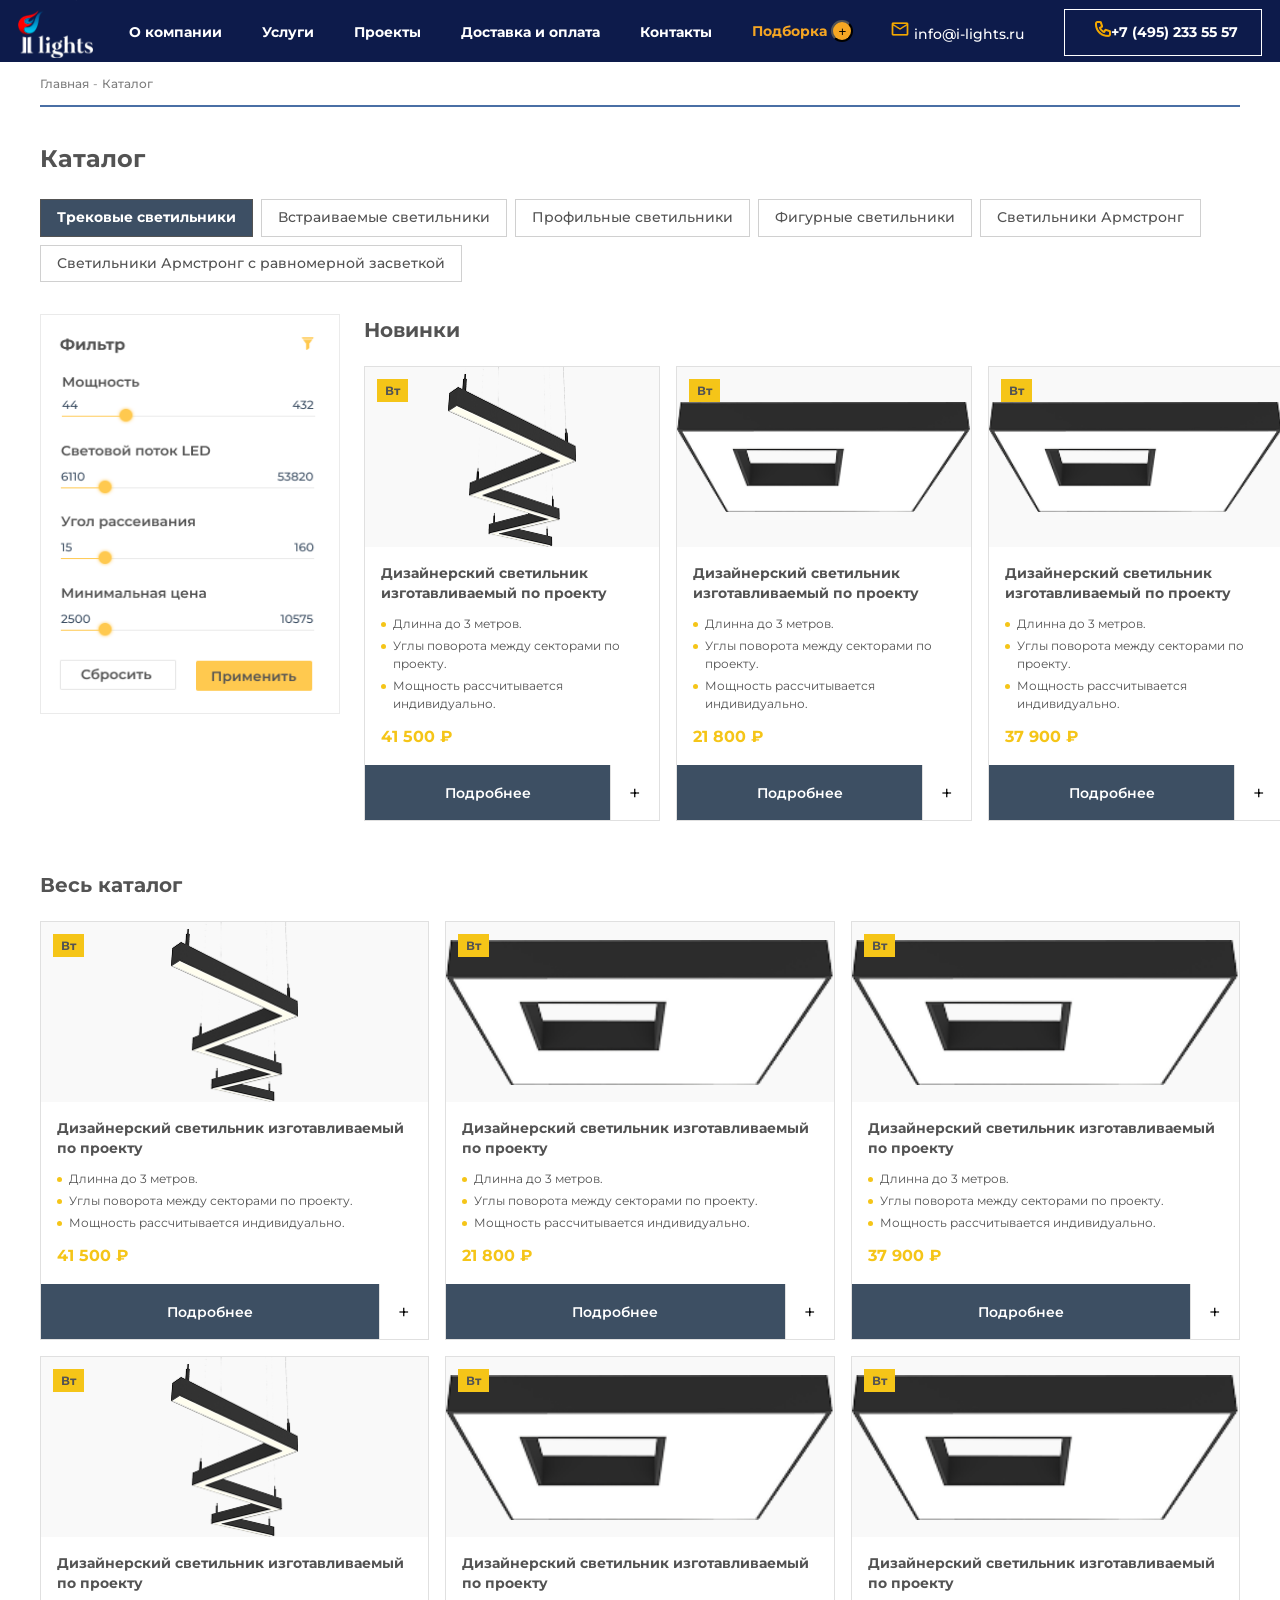
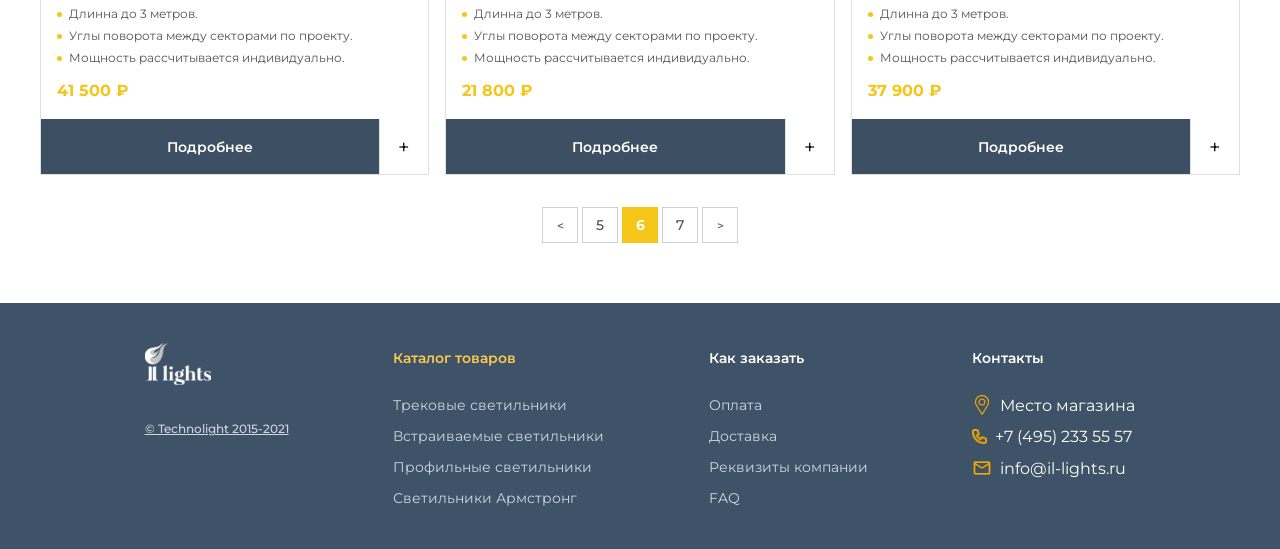
<file: katalog.html>
<!doctype html>
<html lang="ru">
  <head>
    <meta charset="UTF-8" />
    <meta name="viewport" content="width=device-width, initial-scale=1.0" />
    <title>LiLight/catalog.com</title>
    <link rel="stylesheet" href="./css/main.css" />
    <link rel="stylesheet" href="https://cdnjs.cloudflare.com/ajax/libs/font-awesome/6.5.0/css/all.min.css" />
  </head>
  <body>
    <header>
      <div class="header_inner">
        <div class="header_inner_left">
          <a href="./company.html" class="header_inner_left_link">
            <img src="./images/Лого (1).svg" alt="logo" class="header_inner_left_link_img" width="75" height="58" />
          </a>
        </div>

        <div class="header_inner_center">
          <ul class="header_inner_center_list">
            <li class="header_inner_list_item">
              <a href="./index.html" class="header_inner_center_link">О компании</a>
            </li>
            <li class="header_inner_list_item">
              <a href="./uslugi.html" class="header_inner_center_link">Услуги</a>
            </li>
            <li class="header_inner_list_item">
              <a href="#" class="header_inner_center_link">Проекты</a>
            </li>
            <li class="header_inner_list_item">
              <a href="./dostavka.html" class="header_inner_center_link">Доставка и оплата</a>
            </li>
            <li class="header_inner_list_item">
              <a href="#" class="header_inner_center_link">Контакты</a>
            </li>
            <li class="header_inner_list_item">
              <a href="./pdoborka.html" class="header_inner_center_link1">Подборка</a>
              <button class="header__plus">+</button>
            </li>
          </ul>
        </div>

        <div class="header_inner_right">
          <button class="header__burger js-burger" aria-label="Открыть меню">☰</button>
          <ul class="header_inner_right_list">
            <li class="header_inner_right_list_item">
              <a href="mailto:info@i-lights.ru" class="header_inner_right_gmail">
                <img src="./images/gmail.png" alt="" /> info@i-lights.ru
              </a>
            </li>
            <li class="header_inner_right_list_item">
              <a href="tel:+74952335557" class="phone">
                <img src="./images/phnoe.png" alt="" />+7 (495) 233 55 57
              </a>
            </li>
          </ul>
        </div>
      </div>
    </header>

    <div class="mobile-menu js-mobile-menu">
      <button class="mobile-menu__close js-mobile-close" type="button" aria-label="Закрыть меню">✕</button>
      <ul class="mobile-menu__list list">
        <li class="mobile-menu__list-item list__item">
          <a href="./index.html" class="mobile-menu__link link">О компании</a>
        </li>
        <li class="mobile-menu__list-item list__item">
          <a href="./uslugi.html" class="mobile-menu__link link">Услуги</a>
        </li>
        <li class="mobile-menu__list-item list__item">
          <a href="#" class="mobile-menu__link link">Проекты</a>
        </li>
        <li class="mobile-menu__list-item list__item">
          <a href="./dostavka.html" class="mobile-menu__link link">Доставка и оплата</a>
        </li>
        <li class="mobile-menu__list-item list__item">
          <a href="#" class="mobile-menu__link link">Контакты</a>
        </li>
        <li class="mobile-menu__list-item mobile-menu__list-item--selection list__item">
          <a href="./pdoborka.html" class="mobile-menu__link mobile-menu__link--selection link">Подборка</a>
          <a href="#" class="mobile-menu__selection-btn btn js-mobile-selection-btn">
            <span class="mobile-menu__selection-plus">+</span>
          </a>
        </li>
      </ul>
      <div class="mobile-menu__contacts">
        <a href="mailto:info@i-lights.ru" class="mobile-menu__email link">
          <i class="fa fa-envelope mobile-menu__email-icon"></i>
          <span class="mobile-menu__email-text">info@i-lights.ru</span>
        </a>
        <a href="tel:+74952335557" class="mobile-menu__phone link btn">
          <i class="fa fa-phone mobile-menu__phone-icon"></i>
          <span class="mobile-menu__phone-text">+7 (495) 233 55 57</span>
        </a>
      </div>
    </div>

    <section class="catalog">
      <div class="container">
        <div class="catalog__inner">
          <div class="catalog__breadcrumb-wrap">
            <span class="catalog__breadcrumb">
              <span class="catalog__breadcrumb-item">Главная</span>
              <span class="catalog__breadcrumb-sep"> - </span>
              <span class="catalog__breadcrumb-item catalog__breadcrumb-item--active">Каталог</span>
            </span>
          </div>

          <h1 class="catalog__title">Каталог</h1>

          <ul class="catalog__tabs">
            <li class="catalog__tabs-item catalog__tabs-item--active">
              <button class="catalog__tabs-btn">Трековые светильники</button>
            </li>
            <li class="catalog__tabs-item">
              <button class="catalog__tabs-btn">Встраиваемые светильники</button>
            </li>
            <li class="catalog__tabs-item">
              <button class="catalog__tabs-btn">Профильные светильники</button>
            </li>
            <li class="catalog__tabs-item">
              <button class="catalog__tabs-btn">Фигурные светильники</button>
            </li>
            <li class="catalog__tabs-item">
              <button class="catalog__tabs-btn">Светильники Армстронг</button>
            </li>
            <li class="catalog__tabs-item catalog__tabs-item--full">
              <button class="catalog__tabs-btn">Светильники Армстронг с равномерной засветкой</button>
            </li>
          </ul>

          <div class="catalog__top">
            <div class="catalog__left">
              <img src="./images/Фильтр.png" alt="Фильтр" class="catalog__filter-img img" />
            </div>

            <div class="catalog__right">
              <h2 class="catalog__section-title">Новинки</h2>
              <ul class="catalog__list">
                <li class="catalog__item">
                  <span class="catalog__badge">Вт</span>
                  <div class="catalog__img-wrap">
                    <img src="./images/product2.png" alt="Дизайнерский светильник" class="catalog__img img" />
                  </div>
                  <h3 class="catalog__item-title">Дизайнерский светильник изготавливаемый по проекту</h3>
                  <ul class="catalog__item-list">
                    <li class="catalog__item-list-item">Длинна до 3 метров.</li>
                    <li class="catalog__item-list-item">Углы поворота между секторами по проекту.</li>
                    <li class="catalog__item-list-item">Мощность рассчитывается индивидуально.</li>
                  </ul>
                  <span class="catalog__price">41 500 ₽</span>
                  <div class="catalog__item-bottom">
                    <a href="./pdoborka.html" class="catalog__item-btn">Подробнее</a>
                    <button class="catalog__item-plus">+</button>
                  </div>
                </li>

                <li class="catalog__item">
                  <span class="catalog__badge">Вт</span>
                  <div class="catalog__img-wrap">
                    <img src="./images/product1.png" alt="Дизайнерский светильник" class="catalog__img img" />
                  </div>
                  <h3 class="catalog__item-title">Дизайнерский светильник изготавливаемый по проекту</h3>
                  <ul class="catalog__item-list">
                    <li class="catalog__item-list-item">Длинна до 3 метров.</li>
                    <li class="catalog__item-list-item">Углы поворота между секторами по проекту.</li>
                    <li class="catalog__item-list-item">Мощность рассчитывается индивидуально.</li>
                  </ul>
                  <span class="catalog__price">21 800 ₽</span>
                  <div class="catalog__item-bottom">
                    <a href="./pdoborka.html" class="catalog__item-btn">Подробнее</a>
                    <button class="catalog__item-plus">+</button>
                  </div>
                </li>

                <li class="catalog__item">
                  <span class="catalog__badge">Вт</span>
                  <div class="catalog__img-wrap">
                    <img src="./images/product1.png" alt="Дизайнерский светильник" class="catalog__img img" />
                  </div>
                  <h3 class="catalog__item-title">Дизайнерский светильник изготавливаемый по проекту</h3>
                  <ul class="catalog__item-list">
                    <li class="catalog__item-list-item">Длинна до 3 метров.</li>
                    <li class="catalog__item-list-item">Углы поворота между секторами по проекту.</li>
                    <li class="catalog__item-list-item">Мощность рассчитывается индивидуально.</li>
                  </ul>
                  <span class="catalog__price">37 900 ₽</span>
                  <div class="catalog__item-bottom">
                    <a href="./pdoborka.html" class="catalog__item-btn">Подробнее</a>
                    <button class="catalog__item-plus">+</button>
                  </div>
                </li>
              </ul>
            </div>
          </div>

          <div class="catalog__bottom">
            <h2 class="catalog__section-title">Весь каталог</h2>

            <ul class="catalog__list catalog__list--full">
              <li class="catalog__item">
                <span class="catalog__badge">Вт</span>
                <div class="catalog__img-wrap">
                  <img src="./images/product2.png" alt="Дизайнерский светильник" class="catalog__img img" />
                </div>
                <h3 class="catalog__item-title">Дизайнерский светильник изготавливаемый по проекту</h3>
                <ul class="catalog__item-list">
                  <li class="catalog__item-list-item">Длинна до 3 метров.</li>
                  <li class="catalog__item-list-item">Углы поворота между секторами по проекту.</li>
                  <li class="catalog__item-list-item">Мощность рассчитывается индивидуально.</li>
                </ul>
                <span class="catalog__price">41 500 ₽</span>
                <div class="catalog__item-bottom">
                  <a href="./pdoborka.html" class="catalog__item-btn">Подробнее</a>
                  <button class="catalog__item-plus">+</button>
                </div>
              </li>

              <li class="catalog__item">
                <span class="catalog__badge">Вт</span>
                <div class="catalog__img-wrap">
                  <img src="./images/product1.png" alt="Дизайнерский светильник" class="catalog__img img" />
                </div>
                <h3 class="catalog__item-title">Дизайнерский светильник изготавливаемый по проекту</h3>
                <ul class="catalog__item-list">
                  <li class="catalog__item-list-item">Длинна до 3 метров.</li>
                  <li class="catalog__item-list-item">Углы поворота между секторами по проекту.</li>
                  <li class="catalog__item-list-item">Мощность рассчитывается индивидуально.</li>
                </ul>
                <span class="catalog__price">21 800 ₽</span>
                <div class="catalog__item-bottom">
                  <a href="./pdoborka.html" class="catalog__item-btn">Подробнее</a>
                  <button class="catalog__item-plus">+</button>
                </div>
              </li>

              <li class="catalog__item">
                <span class="catalog__badge">Вт</span>
                <div class="catalog__img-wrap">
                  <img src="./images/product1.png" alt="Дизайнерский светильник" class="catalog__img img" />
                </div>
                <h3 class="catalog__item-title">Дизайнерский светильник изготавливаемый по проекту</h3>
                <ul class="catalog__item-list">
                  <li class="catalog__item-list-item">Длинна до 3 метров.</li>
                  <li class="catalog__item-list-item">Углы поворота между секторами по проекту.</li>
                  <li class="catalog__item-list-item">Мощность рассчитывается индивидуально.</li>
                </ul>
                <span class="catalog__price">37 900 ₽</span>
                <div class="catalog__item-bottom">
                  <a href="./pdoborka.html" class="catalog__item-btn">Подробнее</a>
                  <button class="catalog__item-plus">+</button>
                </div>
              </li>

              <li class="catalog__item">
                <span class="catalog__badge">Вт</span>
                <div class="catalog__img-wrap">
                  <img src="./images/product2.png" alt="Дизайнерский светильник" class="catalog__img img" />
                </div>
                <h3 class="catalog__item-title">Дизайнерский светильник изготавливаемый по проекту</h3>
                <ul class="catalog__item-list">
                  <li class="catalog__item-list-item">Длинна до 3 метров.</li>
                  <li class="catalog__item-list-item">Углы поворота между секторами по проекту.</li>
                  <li class="catalog__item-list-item">Мощность рассчитывается индивидуально.</li>
                </ul>
                <span class="catalog__price">41 500 ₽</span>
                <div class="catalog__item-bottom">
                  <a href="./pdoborka.html" class="catalog__item-btn">Подробнее</a>
                  <button class="catalog__item-plus">+</button>
                </div>
              </li>

              <li class="catalog__item">
                <span class="catalog__badge">Вт</span>
                <div class="catalog__img-wrap">
                  <img src="./images/product1.png" alt="Дизайнерский светильник" class="catalog__img img" />
                </div>
                <h3 class="catalog__item-title">Дизайнерский светильник изготавливаемый по проекту</h3>
                <ul class="catalog__item-list">
                  <li class="catalog__item-list-item">Длинна до 3 метров.</li>
                  <li class="catalog__item-list-item">Углы поворота между секторами по проекту.</li>
                  <li class="catalog__item-list-item">Мощность рассчитывается индивидуально.</li>
                </ul>
                <span class="catalog__price">21 800 ₽</span>
                <div class="catalog__item-bottom">
                  <a href="./pdoborka.html" class="catalog__item-btn">Подробнее</a>
                  <button class="catalog__item-plus">+</button>
                </div>
              </li>

              <li class="catalog__item">
                <span class="catalog__badge">Вт</span>
                <div class="catalog__img-wrap">
                  <img src="./images/product1.png" alt="Дизайнерский светильник" class="catalog__img img" />
                </div>
                <h3 class="catalog__item-title">Дизайнерский светильник изготавливаемый по проекту</h3>
                <ul class="catalog__item-list">
                  <li class="catalog__item-list-item">Длинна до 3 метров.</li>
                  <li class="catalog__item-list-item">Углы поворота между секторами по проекту.</li>
                  <li class="catalog__item-list-item">Мощность рассчитывается индивидуально.</li>
                </ul>
                <span class="catalog__price">37 900 ₽</span>
                <div class="catalog__item-bottom">
                  <a href="./pdoborka.html" class="catalog__item-btn">Подробнее</a>
                  <button class="catalog__item-plus">+</button>
                </div>
              </li>
            </ul>

            <ul class="catalog__pagination">
              <li class="catalog__pagination-item">
                <button class="catalog__pagination-btn catalog__pagination-btn--arrow">&lt;</button>
              </li>
              <li class="catalog__pagination-item">
                <button class="catalog__pagination-btn">5</button>
              </li>
              <li class="catalog__pagination-item catalog__pagination-item--active">
                <button class="catalog__pagination-btn">6</button>
              </li>
              <li class="catalog__pagination-item">
                <button class="catalog__pagination-btn">7</button>
              </li>
              <li class="catalog__pagination-item">
                <button class="catalog__pagination-btn catalog__pagination-btn--arrow">&gt;</button>
              </li>
            </ul>
          </div>
        </div>
      </div>
    </section>

    <footer class="footer">
      <div class="container">
        <div class="footer__inner">
          <ul class="footer__inner_list">
            <li class="footer__inner_list_item">
              <a href="#" class="footer__link footer__title">
                <img src="./images/logo-footer 2.svg" alt="" />
              </a>
            </li>
            <li class="footer__inner_list_item">
              <a href="#" class="footer__link footer__text">© Technolight 2015-2021</a>
            </li>
          </ul>

          <ul class="footer__inner_list">
            <li class="footer__inner_list_item">
              <a href="#" class="footer__link footer__title footer__link--yellow">Каталог товаров</a>
            </li>
            <li class="footer__inner_list_item">
              <a href="#" class="footer__link footer__list_item">Трековые светильники</a>
            </li>
            <li class="footer__inner_list_item">
              <a href="#" class="footer__link footer__list_item">Встраиваемые светильники</a>
            </li>
            <li class="footer__inner_list_item">
              <a href="#" class="footer__link footer__list_item">Профильные светильники</a>
            </li>
            <li class="footer__inner_list_item">
              <a href="#" class="footer__link footer__list_item">Светильники Армстронг</a>
            </li>
          </ul>

          <ul class="footer__inner_list">
            <li class="footer__inner_list_item">
              <a href="#" class="footer__link footer__title">Как заказать</a>
            </li>
            <li class="footer__inner_list_item">
              <a href="#" class="footer__link footer__list_item">Оплата</a>
            </li>
            <li class="footer__inner_list_item">
              <a href="#" class="footer__link footer__list_item">Доставка</a>
            </li>
            <li class="footer__inner_list_item">
              <a href="#" class="footer__link footer__list_item">Реквизиты компании</a>
            </li>
            <li class="footer__inner_list_item">
              <a href="#" class="footer__link footer__list_item">FAQ</a>
            </li>
          </ul>

          <ul class="footer__inner_list">
            <li class="footer__inner_list_item">
              <a href="#" class="footer__link footer__title">Контакты</a>
            </li>
            <li class="footer__inner_list_item">
              <a href="#" class="footer__link footer__contact">
                <img src="./images/placeholder 1 (1).png" width="20" height="20" alt="" />
                <span>Место магазина</span>
              </a>
            </li>
            <li class="footer__inner_list_item">
              <a href="#" class="footer__link footer__contact">
                <img src="./images/phnoe.png" width="15" height="15" alt="" />
                <span>+7 (495) 233 55 57</span>
              </a>
            </li>
            <li class="footer__inner_list_item">
              <a href="#" class="footer__link footer__contact">
                <img src="./images/gmail.png" width="20" height="20" alt="" />
                <span>info@il-lights.ru</span>
              </a>
            </li>
          </ul>
        </div>
      </div>
    </footer>
  </body>
</html>
</file>
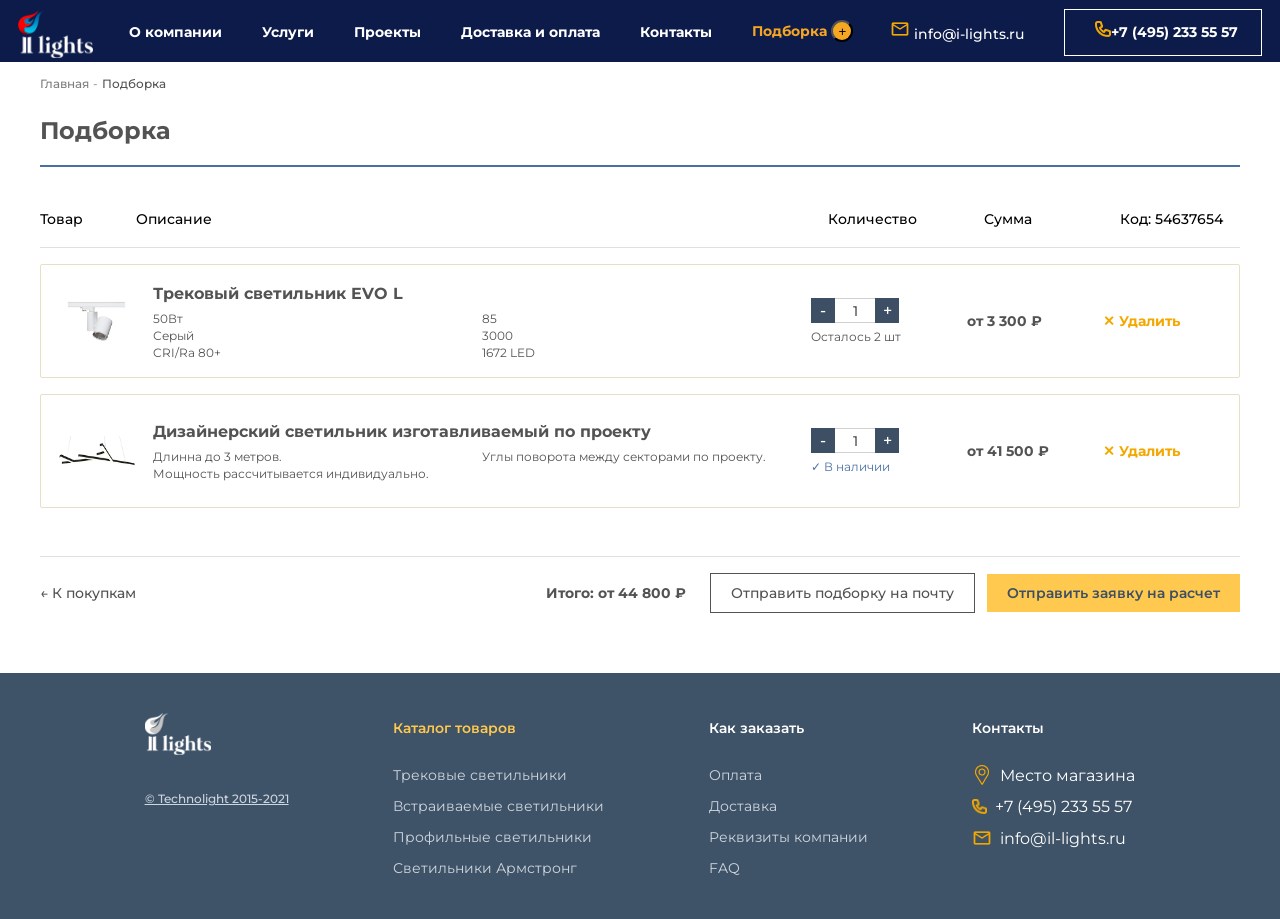
<file: pdoborka.html>
<!doctype html>
<html lang="ru">
  <head>
    <meta charset="UTF-8" />
    <meta name="viewport" content="width=device-width, initial-scale=1.0" />
    <title>LiLight/podborka+.com</title>
    <link rel="stylesheet" href="./css/main.css" />
    <link
      rel="stylesheet"
      href="https://cdnjs.cloudflare.com/ajax/libs/font-awesome/6.5.0/css/all.min.css"
    />
  </head>
  <body>
        <header>
      <div class="header_inner">
        <div class="header_inner_left">
          <a href="./company.html" class="header_inner_left_link">
            <img
              src="./images/Лого (1).svg"
              alt="logo"
              class="header_inner_left_link_img"
              width="75"
              height="58"
            />
          </a>
        </div>

        <div class="header_inner_center">
          <ul class="header_inner_center_list">
            <li class="header_inner_list_item">
              <a href="./index.html" class="header_inner_center_link"
                >О компании</a
              >
            </li>
            <li class="header_inner_list_item">
              <a href="./uslugi.html" class="header_inner_center_link"
                >Услуги</a
              >
            </li>
            <li class="header_inner_list_item">
              <a href="#" class="header_inner_center_link">Проекты</a>
            </li>
            <li class="header_inner_list_item">
              <a href="./dostavka.html" class="header_inner_center_link">
                Доставка и оплата</a
              >
            </li>
            <li class="header_inner_list_item">
              <a href="#" class="header_inner_center_link">Контакты</a>
            </li>
          
        
            <li class="header_inner_list_item">
              <a href="./pdoborka.html" class="header_inner_center_link1"
                >Подборка</a
              >
              <button class="header__plus">+</button>
            </li>
          </ul>
        </div>
        <div class="header_inner_right">
          <button class="header__burger js-burger" aria-label="Открыть меню">
            ☰
          </button>
          <ul class="header_inner_right_list">
            <li class="header_inner_right_list_item">
              <a
                href="mailto:info@i-lights.ru"
                class="header_inner_right_gmail"
              >
                <img src="./images/gmail.png" alt="" /> info@i-lights.ru
              </a>
            </li>

            <li class="header_inner_right_list_item">
              <a href="tel:+74952335557" class="phone">
                <img src="./images/phnoe.png" alt="" />+7 (495) 233 55 57
              </a>
            </li>
          </ul>
        </div>
      </div>
    </header>

    <div class="mobile-menu js-mobile-menu">
      <button
        class="mobile-menu__close js-mobile-close"
        type="button"
        aria-label="Закрыть меню"
      >
        ✕
      </button>

      <ul class="mobile-menu__list list">
        <li class="mobile-menu__list-item list__item">
          <a href="./index.html" class="mobile-menu__link link">О компании</a>
        </li>
        <li class="mobile-menu__list-item list__item">
          <a href="./uslugi.html" class="mobile-menu__link link">Услуги</a>
        </li>
        <li class="mobile-menu__list-item list__item">
          <a href="#" class="mobile-menu__link link">Проекты</a>
        </li>
        <li class="mobile-menu__list-item list__item">
          <a href="./dostavka.html" class="mobile-menu__link link"
            >Доставка и оплата</a
          >
        </li>
        <li class="mobile-menu__list-item list__item">
          <a href="#" class="mobile-menu__link link">Контакты</a>
        </li>
       

        <li
          class="mobile-menu__list-item mobile-menu__list-item--selection list__item"
        >
          <a
            href="./pdoborka.html"
            class="mobile-menu__link mobile-menu__link--selection link"
            >Подборка</a
          >
          <a
            href="#"
            class="mobile-menu__selection-btn btn js-mobile-selection-btn"
          >
            <span class="mobile-menu__selection-plus">+</span>
          </a>
        </li>
      </ul>

      <div class="mobile-menu__contacts">
        <a href="mailto:info@i-lights.ru" class="mobile-menu__email link">
          <i class="fa fa-envelope mobile-menu__email-icon"></i>
          <span class="mobile-menu__email-text">info@i-lights.ru</span>
        </a>
        <a href="tel:+74952335557" class="mobile-menu__phone link btn">
          <i class="fa fa-phone mobile-menu__phone-icon"></i>
          <span class="mobile-menu__phone-text">+7 (495) 233 55 57</span>
        </a>
      </div>
    </div>

    <section class="podborka">
      <div class="container">
        <div class="podborka__inner">
          <div class="podborka__top">
            <span class="podborka__breadcrumb">
              <span class="podborka__breadcrumb-item">Главная</span>
              <span class="podborka__breadcrumb-sep"> - </span>
              <span
                class="podborka__breadcrumb-item podborka__breadcrumb-item--active"
                >Подборка</span
              >
            </span>
            <h1 class="podborka__title">Подборка</h1>
          </div>

          <div class="podborka__top-inner">
            <p class="podborka__col-label podborka__col-label--tovar">Товар</p>
            <p class="podborka__col-label podborka__col-label--desc">
              Описание
            </p>
            <p class="podborka__col-label podborka__col-label--qty">
              Количество
            </p>
            <p class="podborka__col-label podborka__col-label--summa">Сумма</p>
            <p class="podborka__col-label podborka__col-label--code">
              Код: 54637654
            </p>
          </div>

          <ul class="podborka__list">
            <li class="podborka__item">
              <div class="podborka__item-img-wrap">
                <img
                  src="./images/картинка (7).png"
                  alt="Трековый светильник EVO L"
                  class="podborka__item-img img"
                />
              </div>
              <div class="podborka__item-info">
                <h4 class="podborka__item-title">Трековый светильник EVO L</h4>
                <div class="podborka__item-specs">
                  <span class="podborka__item-spec">50Вт</span>
                  <span class="podborka__item-spec">85</span>
                  <span class="podborka__item-spec">Серый</span>
                  <span class="podborka__item-spec">3000</span>
                  <span class="podborka__item-spec">CRI/Ra 80+</span>
                  <span class="podborka__item-spec">1672 LED</span>
                </div>
              </div>
              <div class="podborka__item-qty">
                <div class="podborka__counter">
                  <button class="podborka__counter-btn js-minus">-</button>
                  <p class="podborka__counter-val js-counter-val">1</p>
                  <button class="podborka__counter-btn js-plus">+</button>
                </div>
                <span class="podborka__item-stock">Осталось 2 шт</span>
              </div>
              <p class="podborka__item-price">от 3 300 ₽</p>
              <button class="podborka__item-delete js-delete">✕ Удалить</button>
            </li>

            <li class="podborka__item">
              <div class="podborka__item-img-wrap">
                <img
                  src="./images/kartinka.png"
                  alt="Дизайнерский светильник"
                  class="podborka__item-img img"
                />
              </div>
              <div class="podborka__item-info">
                <h4 class="podborka__item-title">
                  Дизайнерский светильник изготавливаемый по проекту
                </h4>
                <div class="podborka__item-specs">
                  <span class="podborka__item-spec">Длинна до 3 метров.</span>
                  <span class="podborka__item-spec"
                    >Углы поворота между секторами по проекту.</span
                  >
                  <span class="podborka__item-spec"
                    >Мощность рассчитывается индивидуально.</span
                  >
                </div>
              </div>
              <div class="podborka__item-qty">
                <div class="podborka__counter">
                  <button class="podborka__counter-btn js-minus">-</button>
                  <p class="podborka__counter-val js-counter-val">1</p>
                  <button class="podborka__counter-btn js-plus">+</button>
                </div>
                <span
                  class="podborka__item-stock podborka__item-stock--available"
                  >✓ В наличии</span
                >
              </div>
              <p class="podborka__item-price">от 41 500 ₽</p>
              <button class="podborka__item-delete js-delete">✕ Удалить</button>
            </li>
          </ul>

          <div class="podborka__bottom">
            <a href="./kartochka.html" class="podborka__back">← К покупкам</a>
            <div class="podborka__bottom-right">
              <p class="podborka__total js-total">Итого: от 44 800 ₽</p>
              <div class="podborka__bottom-btns">
                <button class="podborka__btn-secondary js-send-email">
                  Отправить подборку на почту
                </button>
                <button class="podborka__btn-primary js-send-calc">
                  Отправить заявку на расчет
                </button>
              </div>
            </div>
          </div>
        </div>
      </div>
    </section>

    <div class="modal-overlay js-modal-overlay" id="modal-email">
      <div class="modal js-modal">
        <button class="modal__close js-modal-close">✕</button>
        <h3 class="modal__title">Введите адрес электронной почты</h3>
        <div class="modal__field">
          <input
            type="email"
            class="modal__input js-inp-email"
            placeholder="Ваш e-mail*"
          />
        </div>
        <label class="modal__check">
          <input
            type="checkbox"
            class="modal__checkbox js-check-email"
            checked
          />
          <span class="modal__check-text"
            >Даю согласие на обработку персональных данных</span
          >
        </label>
        <button class="modal__submit js-modal-submit-email">Отправить</button>
      </div>
    </div>

    <div class="modal-overlay js-modal-overlay" id="modal-calc">
      <div class="modal js-modal">
        <button class="modal__close js-modal-close">✕</button>
        <h3 class="modal__title">Введите следующие данные</h3>
        <div class="modal__field">
          <input
            type="text"
            class="modal__input js-inp-name"
            placeholder="Ваше имя*"
          />
        </div>
        <div class="modal__field">
          <input
            type="email"
            class="modal__input js-inp-email-calc"
            placeholder="Ваш e-mail*"
          />
        </div>
        <div class="modal__field">
          <input
            type="tel"
            class="modal__input js-inp-phone"
            placeholder="Ваш телефон*"
          />
        </div>
        <label class="modal__check">
          <input
            type="checkbox"
            class="modal__checkbox js-check-calc"
            checked
          />
          <span class="modal__check-text"
            >Даю согласие на обработку персональных данных</span
          >
        </label>
        <button class="modal__submit js-modal-submit-calc">Отправить</button>
      </div>
    </div>

    <div class="modal-overlay js-modal-overlay" id="modal-thanks">
      <div class="modal js-modal">
        <button class="modal__close js-modal-close">✕</button>
        <h3 class="modal__title modal__title--center">Спасибо!</h3>
        <p class="modal__text">
          Ваша заявка принята в ближайшее время наш менеджер с Вами свяжется.
        </p>
      </div>
    </div>

    <footer class="footer">
      <div class="container">
        <div class="footer__inner">
          <ul class="footer__inner_list">
            <li class="footer__inner_list_item">
              <a href="#" class="footer__link footer__title"
                ><img src="./images/logo-footer 2.svg" alt=""
              /></a>
            </li>

            <li class="footer__inner_list_item">
              <a href="#" class="footer__link footer__text">
                © Technolight 2015-2021
              </a>
            </li>
          </ul>

          <ul class="footer__inner_list">
            <li class="footer__inner_list_item">
              <a
                href="#"
                class="footer__link footer__title footer__link--yellow"
              >
                Каталог товаров
              </a>
            </li>

            <li class="footer__inner_list_item">
              <a href="#" class="footer__link footer__list_item"
                >Трековые светильники</a
              >
            </li>
            <li class="footer__inner_list_item">
              <a href="#" class="footer__link footer__list_item"
                >Встраиваемые светильники</a
              >
            </li>
            <li class="footer__inner_list_item">
              <a href="#" class="footer__link footer__list_item"
                >Профильные светильники</a
              >
            </li>
            <li class="footer__inner_list_item">
              <a href="#" class="footer__link footer__list_item"
                >Светильники Армстронг</a
              >
            </li>
          </ul>

          <ul class="footer__inner_list">
            <li class="footer__inner_list_item">
              <a href="#" class="footer__link footer__title"> Как заказать </a>
            </li>

            <li class="footer__inner_list_item">
              <a href="#" class="footer__link footer__list_item">Оплата</a>
            </li>
            <li class="footer__inner_list_item">
              <a href="#" class="footer__link footer__list_item">Доставка</a>
            </li>
            <li class="footer__inner_list_item">
              <a href="#" class="footer__link footer__list_item"
                >Реквизиты компании</a
              >
            </li>
            <li class="footer__inner_list_item">
              <a href="#" class="footer__link footer__list_item">FAQ</a>
            </li>
          </ul>

          <ul class="footer__inner_list">
            <li class="footer__inner_list_item">
              <a href="#" class="footer__link footer__title"> Контакты </a>
            </li>

            <li class="footer__inner_list_item">
              <a href="#" class="footer__link footer__contact">
                <img
                  src="./images/placeholder 1 (1).png"
                  width="20"
                  height="20"
                  alt=""
                />
                <span>Место магазина</span>
              </a>
            </li>

            <li class="footer__inner_list_item">
              <a href="#" class="footer__link footer__contact">
                <img src="./images/phnoe.png" width="15" height="15" alt="" />
                <span>+7 (495) 233 55 57</span>
              </a>
            </li>

            <li class="footer__inner_list_item">
              <a href="#" class="footer__link footer__contact">
                <img src="./images/gmail.png" width="20" height="20" alt="" />
                <span>info@il-lights.ru</span>
              </a>
            </li>
          </ul>
        </div>
      </div>
    </footer>
    <script src="./podborka/podborka.js"></script>
  </body>
</html>
</file>
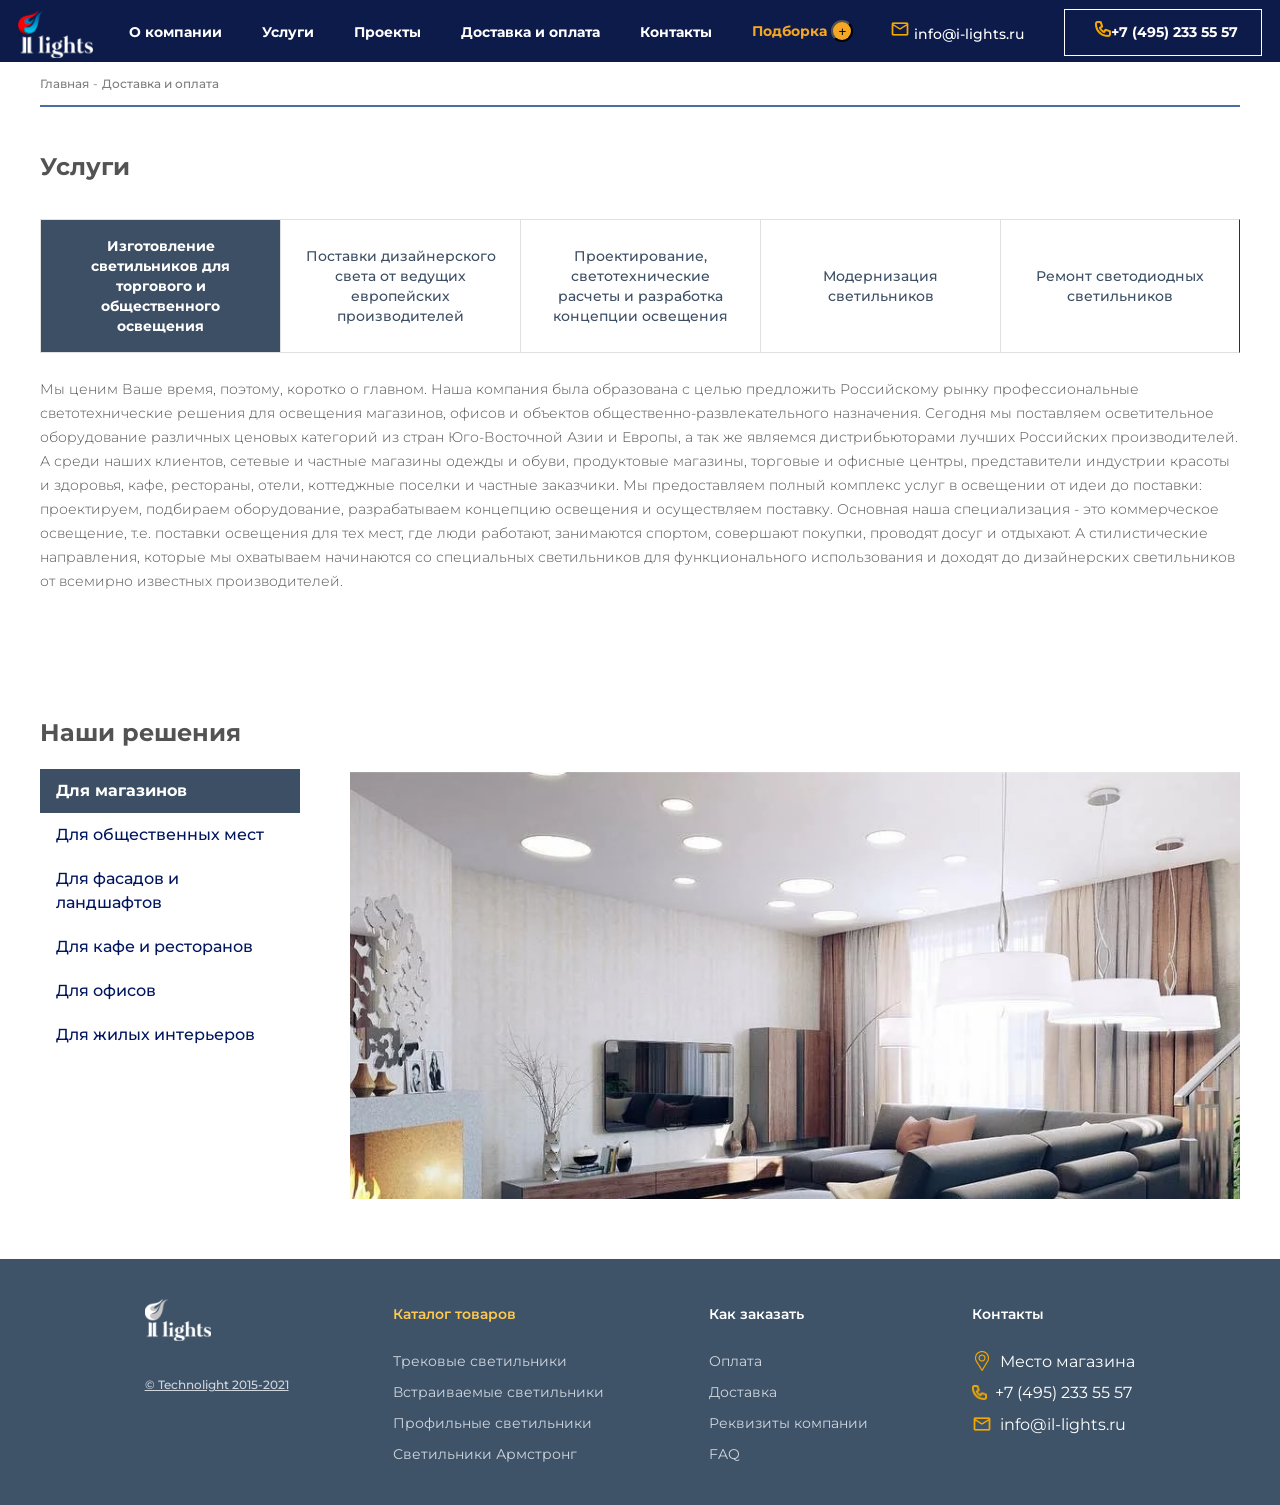
<file: uslugi.html>
<!doctype html>
<html lang="ru">
  <head>
    <meta charset="UTF-8" />
    <meta name="viewport" content="width=device-width, initial-scale=1.0" />
    <title>LiLight/uslug.com</title>
    <link rel="stylesheet" href="./css/main.css" />
    <link
      rel="stylesheet"
      href="https://cdnjs.cloudflare.com/ajax/libs/font-awesome/6.5.0/css/all.min.css"
    />
  </head>
  <body>
    <header>
      <div class="header_inner">
        <div class="header_inner_left">
          <a href="./company.html" class="header_inner_left_link">
            <img
              src="./images/Лого (1).svg"
              alt="logo"
              class="header_inner_left_link_img"
              width="75"
              height="58"
            />
          </a>
        </div>

        <div class="header_inner_center">
          <ul class="header_inner_center_list">
            <li class="header_inner_list_item">
              <a href="./index.html" class="header_inner_center_link"
                >О компании</a
              >
            </li>
            <li class="header_inner_list_item">
              <a href="./uslugi.html" class="header_inner_center_link"
                >Услуги</a
              >
            </li>
            <li class="header_inner_list_item">
              <a href="#" class="header_inner_center_link">Проекты</a>
            </li>
            <li class="header_inner_list_item">
              <a href="./dostavka.html" class="header_inner_center_link">
                Доставка и оплата</a
              >
            </li>
            <li class="header_inner_list_item">
              <a href="#" class="header_inner_center_link">Контакты</a>
            </li>

            <li class="header_inner_list_item">
              <a href="./pdoborka.html" class="header_inner_center_link1"
                >Подборка</a
              >
              <button class="header__plus">+</button>
            </li>
          </ul>
        </div>
        <div class="header_inner_right">
          <button class="header__burger js-burger" aria-label="Открыть меню">
            ☰
          </button>
          <ul class="header_inner_right_list">
            <li class="header_inner_right_list_item">
              <a
                href="mailto:info@i-lights.ru"
                class="header_inner_right_gmail"
              >
                <img src="./images/gmail.png" alt="" /> info@i-lights.ru
              </a>
            </li>

            <li class="header_inner_right_list_item">
              <a href="tel:+74952335557" class="phone">
                <img src="./images/phnoe.png" alt="" />+7 (495) 233 55 57
              </a>
            </li>
          </ul>
        </div>
      </div>
    </header>

    <div class="mobile-menu js-mobile-menu">
      <button
        class="mobile-menu__close js-mobile-close"
        type="button"
        aria-label="Закрыть меню"
      >
        ✕
      </button>

      <ul class="mobile-menu__list list">
        <li class="mobile-menu__list-item list__item">
          <a href="./index.html" class="mobile-menu__link link">О компании</a>
        </li>
        <li class="mobile-menu__list-item list__item">
          <a href="./uslugi.html" class="mobile-menu__link link">Услуги</a>
        </li>
        <li class="mobile-menu__list-item list__item">
          <a href="#" class="mobile-menu__link link">Проекты</a>
        </li>
        <li class="mobile-menu__list-item list__item">
          <a href="./dostavka.html" class="mobile-menu__link link"
            >Доставка и оплата</a
          >
        </li>
        <li class="mobile-menu__list-item list__item">
          <a href="#" class="mobile-menu__link link">Контакты</a>
        </li>

        <li
          class="mobile-menu__list-item mobile-menu__list-item--selection list__item"
        >
          <a
            href="./pdoborka.html"
            class="mobile-menu__link mobile-menu__link--selection link"
            >Подборка</a
          >
          <a
            href="#"
            class="mobile-menu__selection-btn btn js-mobile-selection-btn"
          >
            <span class="mobile-menu__selection-plus">+</span>
          </a>
        </li>
      </ul>

      <div class="mobile-menu__contacts">
        <a href="mailto:info@i-lights.ru" class="mobile-menu__email link">
          <i class="fa fa-envelope mobile-menu__email-icon"></i>
          <span class="mobile-menu__email-text">info@i-lights.ru</span>
        </a>
        <a href="tel:+74952335557" class="mobile-menu__phone link btn">
          <i class="fa fa-phone mobile-menu__phone-icon"></i>
          <span class="mobile-menu__phone-text">+7 (495) 233 55 57</span>
        </a>
      </div>
    </div>

    <section class="services">
      <div class="container">
        <div class="services__inner">
          <div class="services__top">
            <span class="services__breadcrumb">
              <span class="services__breadcrumb-item">Главная</span>
              <span class="services__breadcrumb-sep"> - </span>
              <span
                class="services__breadcrumb-item services__breadcrumb-item--active"
                >Доставка и оплата</span
              >
            </span>
          </div>

          <h1 class="services__title">Услуги</h1>

          <div class="services__body">
            <ul class="services__tabs">
              <li
                class="services__tabs-item services__tabs-item--active js-srv-tab"
                data-srv="manufacturing"
              >
                <button class="services__tabs-btn js-srv-btn">
                  Изготовление светильников для торгового и общественного
                  освещения
                </button>
                <div
                  class="services__panel js-srv-panel"
                  data-srv="manufacturing"
                >
                  <p class="services__text">
                    Мы ценим Ваше время, поэтому, коротко о главном. Наша
                    компания была образована с целью предложить Российскому
                    рынку профессиональные светотехнические решения для
                    освещения магазинов, офисов и объектов
                    общественно-развлекательного назначения. Сегодня мы
                    поставляем осветительное оборудование различных ценовых
                    категорий из стран Юго-Восточной Азии и Европы, а так же
                    являемся дистрибьюторами лучших Российских производителей. А
                    среди наших клиентов, сетевые и частные магазины одежды и
                    обуви, продуктовые магазины, торговые и офисные центры,
                    представители индустрии красоты и здоровья, кафе, рестораны,
                    отели, коттеджные поселки и частные заказчики. Мы
                    предоставляем полный комплекс услуг в освещении от идеи до
                    поставки: проектируем, подбираем оборудование, разрабатываем
                    концепцию освещения и осуществляем поставку. Основная наша
                    специализация - это коммерческое освещение, т.е. поставки
                    освещения для тех мест, где люди работают, занимаются
                    спортом, совершают покупки, проводят досуг и отдыхают. А
                    стилистические направления, которые мы охватываем начинаются
                    со специальных светильников для функционального
                    использования и доходят до дизайнерских светильников от
                    всемирно известных производителей.
                  </p>
                </div>
              </li>

              <li class="services__tabs-item js-srv-tab" data-srv="delivery">
                <button class="services__tabs-btn js-srv-btn">
                  Поставки дизайнерского света от ведущих европейских
                  производителей
                </button>
                <div class="services__panel js-srv-panel" data-srv="delivery">
                  <p class="services__text">
                    Обратившись в нашу компанию Вы, в первую очередь получите
                    доброжелательный подход и профессиональный сервис в подборе
                    оборудования для ваших задач. Мы поможем в проектировании,
                    сделаем светотехнический расчет и осуществим поставку
                    оборудования. Среди прочих услуг, которые мы оказываем можно
                    выделить светодизайн, разработку концепции освещения, а так
                    же мониторинг и модернизация существующих систем освещения.
                    В состав проекта освещения входят расчет освещенности в
                    специальных программах, предоставление планов расстановки
                    осветительного оборудования и составление спецификации
                    осветительных приборов.
                  </p>
                </div>
              </li>

              <li class="services__tabs-item js-srv-tab" data-srv="projection">
                <button class="services__tabs-btn js-srv-btn">
                  Проектирование, светотехнические расчеты и разработка
                  концепции освещения
                </button>
                <div class="services__panel js-srv-panel" data-srv="projection">
                  <p class="services__text">
                    Концепция освещения и светодизайн нужны для решения задач
                    связанных с созданием художественной или особой атмосферы за
                    счет света. Мониторинг и модернизация освещения могут быть
                    полезны при переходе со стандартного освещения на
                    светодиодное. Мы можем рассчитать энергоэффективность и
                    продумать как модернизировать существующие светильники для
                    повышения их яркости и эффективности.
                  </p>
                </div>
              </li>

              <li
                class="services__tabs-item js-srv-tab"
                data-srv="modernization"
              >
                <button class="services__tabs-btn js-srv-btn">
                  Модернизация светильников
                </button>
                <div
                  class="services__panel js-srv-panel"
                  data-srv="modernization"
                >
                  <p class="services__text">
                    Мы осуществляем полный цикл модернизации осветительного
                    оборудования — от диагностики существующих систем до замены
                    устаревших источников света на современные светодиодные
                    решения. Это позволяет значительно снизить энергопотребление
                    и эксплуатационные расходы без полной замены светильников.
                  </p>
                </div>
              </li>

              <li class="services__tabs-item js-srv-tab" data-srv="repair">
                <button class="services__tabs-btn js-srv-btn">
                  Ремонт светодиодных светильников
                </button>
                <div class="services__panel js-srv-panel" data-srv="repair">
                  <p class="services__text">
                    Наш сервисный центр выполняет профессиональный ремонт
                    светодиодных светильников любой сложности. Мы диагностируем
                    неисправности, заменяем вышедшие из строя компоненты и
                    восстанавливаем работоспособность оборудования в кратчайшие
                    сроки, предоставляя гарантию на все виды выполненных работ.
                  </p>
                </div>
              </li>
            </ul>

            <div class="services__content js-srv-content"></div>
          </div>
        </div>
      </div>
    </section>
    <section class="nashi">
      <div class="container">
        <div class="nashi__inner">
          <div class="nashi__left">
            <h2 class="nashi__title">Наши решения</h2>

            <ul class="nashi__list">
              <li
                class="nashi__item js-nashi-item nashi__item--active"
                data-nashi="shops"
              >
                <button class="nashi__btn js-nashi-btn">Для магазинов</button>
              </li>
              <li class="nashi__item js-nashi-item" data-nashi="public">
                <button class="nashi__btn js-nashi-btn">
                  Для общественных мест
                </button>
              </li>
              <li class="nashi__item js-nashi-item" data-nashi="facades">
                <button class="nashi__btn js-nashi-btn">
                  Для фасадов и ландшафтов
                </button>
              </li>
              <li class="nashi__item js-nashi-item" data-nashi="cafe">
                <button class="nashi__btn js-nashi-btn">
                  Для кафе и ресторанов
                </button>
              </li>
              <li class="nashi__item js-nashi-item" data-nashi="office">
                <button class="nashi__btn js-nashi-btn">Для офисов</button>
              </li>
              <li class="nashi__item js-nashi-item" data-nashi="interior">
                <button class="nashi__btn js-nashi-btn">
                  Для жилых интерьеров
                </button>
              </li>
            </ul>
          </div>

          <div class="nashi__right">
            <img
              src="./images/картинка (1).png"
              alt="Для магазинов"
              class="nashi__img js-nashi-img nashi__img--active"
              data-nashi="shops"
            />
            <img
              src="./images/F6_f 1.png"
              alt="Для общественных мест"
              class="nashi__img js-nashi-img"
              data-nashi="public"
            />
            <img
              src="./images/Картинка (4).png"
              alt="Для фасадов и ландшафтов"
              class="nashi__img js-nashi-img"
              data-nashi="facades"
            />
            <img
              src="./images/Картинка (5).png"
              alt="Для кафе и ресторанов"
              class="nashi__img js-nashi-img"
              data-nashi="cafe"
            />
            <img
              src="./images/Картинка (6).png"
              alt="Для офисов"
              class="nashi__img js-nashi-img"
              data-nashi="office"
            />
            <img
              src="./images/картинка (1).png"
              alt="Для жилых интерьеров"
              class="nashi__img js-nashi-img"
              data-nashi="interior"
            />
          </div>
        </div>
      </div>
    </section>
    <footer class="footer">
      <div class="container">
        <div class="footer__inner">
          <ul class="footer__inner_list">
            <li class="footer__inner_list_item">
              <a href="#" class="footer__link footer__title"
                ><img src="./images/logo-footer 2.svg" alt=""
              /></a>
            </li>

            <li class="footer__inner_list_item">
              <a href="#" class="footer__link footer__text">
                © Technolight 2015-2021
              </a>
            </li>
          </ul>

          <ul class="footer__inner_list">
            <li class="footer__inner_list_item">
              <a
                href="#"
                class="footer__link footer__title footer__link--yellow"
              >
                Каталог товаров
              </a>
            </li>

            <li class="footer__inner_list_item">
              <a href="#" class="footer__link footer__list_item"
                >Трековые светильники</a
              >
            </li>
            <li class="footer__inner_list_item">
              <a href="#" class="footer__link footer__list_item"
                >Встраиваемые светильники</a
              >
            </li>
            <li class="footer__inner_list_item">
              <a href="#" class="footer__link footer__list_item"
                >Профильные светильники</a
              >
            </li>
            <li class="footer__inner_list_item">
              <a href="#" class="footer__link footer__list_item"
                >Светильники Армстронг</a
              >
            </li>
          </ul>

          <ul class="footer__inner_list">
            <li class="footer__inner_list_item">
              <a href="#" class="footer__link footer__title"> Как заказать </a>
            </li>

            <li class="footer__inner_list_item">
              <a href="#" class="footer__link footer__list_item">Оплата</a>
            </li>
            <li class="footer__inner_list_item">
              <a href="#" class="footer__link footer__list_item">Доставка</a>
            </li>
            <li class="footer__inner_list_item">
              <a href="#" class="footer__link footer__list_item"
                >Реквизиты компании</a
              >
            </li>
            <li class="footer__inner_list_item">
              <a href="#" class="footer__link footer__list_item">FAQ</a>
            </li>
          </ul>

          <ul class="footer__inner_list">
            <li class="footer__inner_list_item">
              <a href="#" class="footer__link footer__title"> Контакты </a>
            </li>

            <li class="footer__inner_list_item">
              <a href="#" class="footer__link footer__contact">
                <img
                  src="./images/placeholder 1 (1).png"
                  width="20"
                  height="20"
                  alt=""
                />
                <span>Место магазина</span>
              </a>
            </li>

            <li class="footer__inner_list_item">
              <a href="#" class="footer__link footer__contact">
                <img src="./images/phnoe.png" width="15" height="15" alt="" />
                <span>+7 (495) 233 55 57</span>
              </a>
            </li>

            <li class="footer__inner_list_item">
              <a href="#" class="footer__link footer__contact">
                <img src="./images/gmail.png" width="20" height="20" alt="" />
                <span>info@il-lights.ru</span>
              </a>
            </li>
          </ul>
        </div>
      </div>
    </footer>

    <script src="./usJs/uslugi.js"></script>
  </body>
</html>
</file>
<file: css/main.css>
@import url('https://fonts.googleapis.com/css2?family=Montserrat:wght@400;500;700&display=swap');

* {
    margin: 0;
    padding: 0;
    box-sizing: border-box;
}

body {
    font-family: 'Montserrat', sans-serif;
    background-color: #f5f5f5;
    color: #333;
}

.container {
    max-width: 1320px;
    margin: 0 auto;
    padding: 0 40px;
}

body a {
    text-decoration: none;
}

body ul {
    margin: 0;
    padding: 0;
    list-style: none;
}

header {
    background-color: #0d1b4b;
}

.header_inner {
    display: flex;
    align-items: center;
    justify-content: space-around;
}

.header_inner_center_list {
    display: flex;
    list-style: none;
    gap: 40px;
    align-items: center;
}

.header_inner_right_list {
    display: flex;
    list-style: none;
    gap: 40px;
    align-items: center;
}

.phone {
    font-weight: 700;
    font-size: 14px;
    leading-trim: NONE;
    line-height: 100%;
    letter-spacing: 0%;
    color: #FFFFFF;
    margin: 0;
    padding: 13px 23px 14px 30px;
    background-color: #0d1b4b;
    border: 1px solid #FFFFFF;
}

.header_inner_center_link {
    font-weight: 700;
    font-size: 14px;
    leading-trim: NONE;
    line-height: 100%;
    letter-spacing: 0%;
    color: #FFFFFF;
}

.header_inner_center_link1 {
    font-weight: 700;
    font-size: 14px;
    leading-trim: NONE;
    line-height: 100%;
    letter-spacing: 0%;
    color: #f5a623;
}

.header_inner_right_gmail {
    font-weight: 500;
    font-size: 14px;
    leading-trim: NONE;
    line-height: 100%;
    letter-spacing: 0%;
    color: #FFFFFF;
}

.header_inner_right_list_item {
    align-items: center;
}

.header__plus {
    background-color: #f5a623;
    width: 22px;
    height: 22px;
    border-radius: 20px;
}

.light {
    background-color: #ffffff;
    overflow: hidden;
    margin-bottom: 80px;
}

.light__inner {
    display: flex;
    align-items: center;
    min-height: 547px;
    justify-content: space-between;
    max-width: 1920px;
}

.light__inner-left {
    flex: 0 0 40%;
    display: flex;
    flex-direction: column;
    justify-content: center;
    gap: 20px;
    padding: 60px 40px 60px 80px;
}

.light__title {
    font-size: 36px;
    font-weight: 800;
    line-height: 1.2;
    color: #535353;
}

.light__title-accent {
    color: #FFC94F;
}

.light__text {
    font-size: 14px;
    font-weight: 400;
    line-height: 22px;
    color: #535353;
    max-width: 380px;
}

.light__btn {
    display: inline-block;
    padding: 14px 32px;
    background-color: #FFC94F;
    color: #ffffff;
    font-family: 'Montserrat', sans-serif;
    font-size: 14px;
    font-weight: 700;
    line-height: 1;
    text-decoration: none;
    align-self: flex-start;
    transition: background 0.2s;
}

.light__btn:hover {
    background-color: #e6b43c;
}

.light__inner-right {
    flex: 0 0 60%;
    position: relative;
    overflow: hidden;
}

.light__img {
    width: 100%;
    height: 100%;
    object-fit: cover;
    display: block;
}

.light__line {
    position: absolute;
    bottom: 0;
    left: 0;
    right: 0;
    height: 4px;
    background: #FFC94F;
}

.katalog {
    padding: 60px 0;
    background: #fff;
    margin-bottom: 80px;
}

.katalog_inner {
    display: flex;
    align-items: flex-start;
    gap: 40px;
}

.katalog_inner_left {
    flex: 0 0 287px;
    display: flex;
    flex-direction: column;
}

.katalog_inner_left_title {
    font-size: 30px;
    font-weight: 800;
    line-height: 40px;
    color: #535353;
    margin-bottom: 20px;
    display: flex;
    align-items: center;
    gap: 10px;
}

.katalog_inner_left_title::before {
    content: '';
    display: inline-block;
    width: 4px;
    height: 30px;
    background: #FFC94F;
    border-radius: 2px;
    flex-shrink: 0;
}

.katalog_inner_left_span {
    display: block;
    font-size: 18px;
    font-weight: 700;
    line-height: 24px;
    color: #FFC94F;
    margin-bottom: 10px;
}

.katalog_inner_left_text {
    font-size: 14px;
    font-weight: 400;
    line-height: 22px;
    color: #8C8C8C;
    margin-bottom: 20px;
}

.katalog_inner_left_link {
    display: inline-block;
    background: #535353;
    color: #ffffff;
    font-family: 'Montserrat', sans-serif;
    font-size: 14px;
    font-weight: 700;
    line-height: 1;
    padding: 14px 70px;
    text-decoration: none;
    margin-bottom: 24px;
    align-self: flex-start;
    transition: background 0.2s;
}

.katalog_inner_left_link:hover {
    background: #333;
}

.katalog_inner_left_list {
    list-style: none;
    padding: 0;
    margin: 0;
}

.katalog_inner_list_item {
    border-bottom: 1px solid #e8e8e8;
}

.katalog_inner_list_item:first-child {
    border-top: 1px solid #e8e8e8;
}

.katalog_inner_list_item_text {
    font-size: 14px;
    font-weight: 700;
    line-height: 22px;
    color: #535353;
    padding: 12px 0;
    cursor: pointer;
    transition: color 0.2s;
}

.katalog_inner_list_item_text:hover {
    color: #FFC94F;
}

.katalog_inner_right {
    flex: 1;
    min-width: 0;
}

.katalog_inner_right_img {
    width: 100%;
    height: auto;
    display: block;
    object-fit: cover;
}

.uslug {
    padding: 60px 0;
    background: #ffffff;
    margin-bottom: 80px;
}

.uslug__inner {
    display: flex;
    flex-direction: column;
}

.uslug__title {
    font-size: 30px;
    font-weight: 800;
    line-height: 40px;
    color: #535353;
    margin-bottom: 32px;
    display: flex;
    align-items: center;
    gap: 12px;
}

.uslug__title::before {
    content: '';
    display: inline-block;
    width: 4px;
    height: 30px;
    background: #FFC94F;
    border-radius: 2px;
    flex-shrink: 0;
}

.uslug__list {
    list-style: none;
    padding: 0;
    margin: 0;
}

.uslug__list-item {
    display: flex;
    align-items: flex-start;
    gap: 24px;
    padding: 20px 0;
    border-bottom: 1px solid #e8e8e8;
}

.uslug__list-item:first-child {
    border-top: 1px solid #e8e8e8;
}

.uslug__item-left {
    flex: 0 0 41px;
    width: 41px;
    height: 41px;
    display: flex;
    align-items: center;
    justify-content: center;
    padding-top: 4px;
}

.uslug__icon {
    width: 41px;
    height: 41px;
    object-fit: contain;
}

.uslug__item-center {
    flex: 1;
    min-width: 0;
}

.uslug__item-heading {
    font-size: 16px;
    font-weight: 700;
    line-height: 40px;
    color: #535353;
    cursor: pointer;
}

.uslug__item-text {
    font-size: 14px;
    font-weight: 400;
    line-height: 24px;
    color: #A6A6A6;
    margin-top: 8px;
    display: none;
}

.uslug__list-item.is-open .uslug__item-text {
    display: block;
}

.uslug__item-right {
    flex: 0 0 auto;
    padding-top: 8px;
}

.uslug__btn {
    background: none;
    border: none;
    font-size: 22px;
    font-weight: 400;
    color: #FFC94F;
    cursor: pointer;
    line-height: 1;
    padding: 0;
    width: 24px;
    height: 24px;
    display: flex;
    align-items: center;
    justify-content: center;
    transition: transform 0.2s;
}

.uslug__list-item.is-open .uslug__btn {
    color: #535353;
}

.novinki {
    padding: 20px 0;
    background: #f5f5f5;
    margin-bottom: 50px;
}

.novinki__inner {
    display: flex;
    flex-direction: column;
}

.novinki__title {
    font-size: 30px;
    font-weight: 800;
    line-height: 40px;
    color: #535353;
    margin-bottom: 32px;
    display: flex;
    align-items: center;
    gap: 12px;
}

.novinki__title::before {
    content: '';
    display: inline-block;
    width: 4px;
    height: 30px;
    background: #FFC94F;
    border-radius: 2px;
    flex-shrink: 0;
}

.novinki__list {
    list-style: none;
    padding: 0;
    margin: 0;
    display: grid;
    grid-template-columns: repeat(4, 1fr);
    gap: 20px;
    margin-bottom: 40px;
}

.novinki__list-item {
    background: #ffffff;
    display: flex;
    flex-direction: column;
    border: 1px solid #e8e8e8;
    transition: border-color 0.25s, background 0.25s;
    cursor: pointer;
}

.novinki__list-item:hover {
    border-color: #FFC94F;
    background: #fffdf5;
}

.novinki__card-top {
    position: relative;
    padding: 16px 16px 0 16px;
}

.novinki__badge {
    display: inline-block;
    background: #FFC94F;
    color: #000000;
    font-size: 16px;
    font-weight: 600;
    line-height: 24px;
    padding: 2px 8px;
    min-width: 36px;
    text-align: center;
}

.novinki__img-wrap {
    width: 100%;
    height: 180px;
    display: flex;
    align-items: center;
    justify-content: center;
    padding: 16px 0;
}

.novinki__img {
    max-width: 100%;
    max-height: 100%;
    object-fit: contain;
    display: block;
}

.novinki__card-body {
    flex: 1;
    padding: 0 16px 16px 16px;
    display: flex;
    flex-direction: column;
    gap: 12px;
}

.novinki__name {
    font-size: 14px;
    font-weight: 700;
    line-height: 22px;
    color: #535353;
}

.novinki__specs {
    list-style: none;
    padding: 0;
    margin: 0;
    display: flex;
    flex-direction: column;
    gap: 2px;
}

.novinki__specs-item {
    display: flex;
    align-items: flex-start;
    gap: 6px;
}

.novinki__specs-item::before {
    content: '•';
    color: #FFC94F;
    font-size: 14px;
    line-height: 21px;
    flex-shrink: 0;
}

.novinki__specs-text {
    font-size: 14px;
    font-weight: 300;
    line-height: 21px;
    color: #8C8C8C;
}

.novinki__price {
    font-size: 20px;
    font-weight: 700;
    line-height: 21px;
    color: #535353;
    transition: color 0.25s;
}

.novinki__list-item:hover .novinki__price {
    color: #FFC94F;
}

.novinki__card-footer {
    display: flex;
    align-items: stretch;
    margin-top: auto;
}

.novinki__btn {
    flex: 1;
    background: #3D4F64;
    color: #ffffff;
    font-family: 'Montserrat', sans-serif;
    font-size: 14px;
    font-weight: 600;
    line-height: 45px;
    text-align: center;
    text-decoration: none;
    display: block;
    transition: background 0.2s;
}

.novinki__btn:hover {
    background: #2e3c4d;
}

.novinki__add {
    width: 45px;
    background: #ffffff;
    border: none;
    font-size: 22px;
    font-weight: 400;
    color: #000000;
    cursor: pointer;
    display: flex;
    align-items: center;
    justify-content: center;
    flex-shrink: 0;
    transition: background 0.2s;
    font-family: 'Montserrat', sans-serif;
}

.novinki__add:hover {
    background: #e6b43c;
}

.novinki__footer {
    display: flex;
    justify-content: center;
    padding-top: 20px;
}

.novinki__catalog-btn {
    display: inline-block;
    background: #FFC94F;
    color: #535353;
    font-family: 'Montserrat', sans-serif;
    font-size: 14px;
    font-weight: 700;
    line-height: 1;
    padding: 16px 48px;
    text-decoration: none;
    transition: background 0.2s;
}

.novinki__catalog-btn:hover {
    background: #e6b43c;
}

.download {
    background: #ffffff;
    margin-bottom: 50px;
    padding: 60px 0;
}

.download__inner {
    display: flex;
    flex-direction: column;
    gap: 60px;
}

.download__top {
    display: flex;
    align-items: flex-start;
    gap: 40px;
    position: relative;
}

.download__bg-img {
    width: 133px;
    height: 133px;
    object-fit: contain;
    flex-shrink: 0;
    opacity: 0.25;
    position: absolute;
    top: 0;
    left: 0;
    z-index: 0;
}

.download__title {
    font-size: 20px;
    font-weight: 800;
    line-height: 24px;
    color: #505050;
    position: relative;
    z-index: 1;
    flex-shrink: 0;
    width: 200px;
    padding-top: 8px;
}

.download__list {
    list-style: none;
    padding: 0;
    margin: 0;
    flex: 1;
    position: relative;
    z-index: 1;
}

.download__list-item {
    display: flex;
    align-items: center;
    justify-content: space-between;
    height: 49px;
    border-bottom: 1px solid #f0f0f0;
}

.download__list-item:first-child {
    border-top: 1px solid #f0f0f0;
}

.download__item-left {
    flex: 1;
}

.download__item-name {
    font-size: 14px;
    font-weight: 500;
    line-height: 45px;
    color: #505050;
}

.download__list-item--disabled .download__item-name {
    color: #c0c0c0;
}

.download__item-right {
    display: flex;
    align-items: center;
    gap: 16px;
}

.download__item-view {
    font-size: 14px;
    font-weight: 700;
    line-height: 45px;
    color: #F3A800;
    cursor: pointer;
    transition: opacity 0.2s;
}

.download__item-view:hover {
    opacity: 0.75;
}

.download__list-item--disabled .download__item-view {
    color: #c0c0c0;
    pointer-events: none;
}

.download__item-download {
    font-size: 14px;
    font-weight: 700;
    line-height: 45px;
    color: #656565;
    cursor: pointer;
    transition: opacity 0.2s;
}

.download__item-download:hover {
    opacity: 0.75;
}

.download__list-item--disabled .download__item-download {
    color: #c0c0c0;
    pointer-events: none;
}

.download__item-icon {
    width: 21px;
    height: 21px;
    object-fit: contain;
}

.download__list-item--disabled .download__item-icon {
    opacity: 0.3;
}

.download__bottom {
    display: flex;
    align-items: flex-start;
    gap: 80px;
}

.download__bottom-left {
    flex: 0 0 360px;
    position: relative;
    min-height: 164px;
    display: flex;
    align-items: center;
}

.download__question-img {
    width: 164px;
    height: 164px;
    object-fit: contain;
    position: absolute;
    top: 0;
    left: 0;
    z-index: 0;
    opacity: 0.15;
}

.download__contact-title {
    font-size: 24px;
    font-weight: 800;
    line-height: 34px;
    color: #535353;
    position: relative;
    z-index: 1;
    padding-left: 20px;
}

.download__bottom-right {
    flex: 1;
}

.download__form {
    display: flex;
    flex-direction: column;
    gap: 0;
}

.download__field {
    width: 100%;
}

.download__input {
    width: 100%;
    border: none;
    border-bottom: 1px solid #d0d0d0;
    outline: none;
    font-family: 'Montserrat', sans-serif;
    font-size: 14px;
    font-weight: 400;
    line-height: 1;
    color: #535353;
    padding: 14px 0;
    background: transparent;
    transition: border-color 0.2s;
}

.download__input::placeholder {
    color: #a0a0a0;
    font-size: 14px;
    font-weight: 400;
}

.download__input:focus {
    border-bottom-color: #FFC94F;
}

.download__input--textarea {
    resize: vertical;
    min-height: 70px;
    padding-top: 14px;
    margin-bottom: 24px
}

.download__submit {
    align-self: flex-start;
    background: #FFC94F;
    border: none;
    font-family: 'Montserrat', sans-serif;
    font-size: 14px;
    font-weight: 700;
    line-height: 1;
    color: #464855;
    padding: 16px 48px;
    cursor: pointer;
    transition: background 0.2s;
}

.download__submit:hover {
    background: #e6b43c;
}

.services {
    padding: 0 0 60px;
    background-color: #fff;
}

.services__inner {
    display: flex;
    flex-direction: column;
}

.services__top {
    padding: 14px 0;
    border-bottom: 2px solid #4a6fa5;
    margin-bottom: 40px;
}

.services__breadcrumb {
    display: flex;
    align-items: center;
    gap: 4px;
}

.services__breadcrumb-item {
    font-family: 'Montserrat', sans-serif;
    font-size: 12px;
    font-weight: 500;
    line-height: 1;
    color: #7c7c7c;
}

.services__breadcrumb-sep {
    font-family: 'Montserrat', sans-serif;
    font-size: 12px;
    color: #7c7c7c;
}

.services__title {
    font-family: 'Montserrat', sans-serif;
    font-size: 24px;
    font-weight: 700;
    line-height: 40px;
    color: #535353;
    margin: 0 0 32px;
}

.services__body {
    display: flex;
    flex-direction: column;
}

.services__tabs {
    display: flex;
    align-items: stretch;
    list-style: none;
    margin: 0;
    padding: 0;
    gap: 0;
}

.services__tabs-item {
    display: flex;
    align-items: stretch;
    flex: 1;
}

.services__tabs-btn {
    font-family: 'Montserrat', sans-serif;
    font-size: 14px;
    font-weight: 500;
    line-height: 20px;
    color: #3D4F64;
    background: none;
    border: 1px solid #e0e0e0;
    border-right: none;
    padding: 16px 20px;
    cursor: pointer;
    text-align: center;
    width: 100%;
    transition: background-color 0.25s, color 0.25s;
}

.services__tabs-item:last-child .services__tabs-btn {
    border-right: 1px solid #6e1616;
}

.services__tabs-btn:hover {
    background-color: #f0f0f0;
}

.services__tabs-item--active .services__tabs-btn {
    font-weight: 700;
    color: #fff;
    background-color: #3D4F64;
}

.services__tabs-item--active .services__tabs-btn:hover {
    color: #fff;
}

.services__panel {
    display: none;
}

.services__content {
    padding: 24px 0 0;
}

.services__content .services__panel--active {
    display: block;
}

.services__text {
    font-family: 'Montserrat', sans-serif;
    font-size: 14px;
    font-weight: 300;
    line-height: 24px;
    color: #535353;
    margin: 0;
}

.footer {
    background: #3f5368;
    padding: 40px 0 30px 0;
}

.footer__inner {
    display: flex;
    justify-content: space-evenly;
}

.footer__inner_list {
    list-style: none;
    margin: 0;
    padding: 0;
}

.footer__inner_list_item {
    margin-bottom: 12px;
}

.footer__link {
    text-decoration: none;
    color: #ffffff;
    display: inline-block;
}

.footer__title {
    font-weight: 600;
    font-size: 14px;
    leading-trim: NONE;
    line-height: 30px;
    letter-spacing: 0%;
    margin-bottom: 10px;
}

.footer__text {
    color: #cfd6df;
    font-weight: 500;
    font-size: 12px;
    leading-trim: NONE;
    line-height: 24px;
    letter-spacing: 0%;
    text-decoration: underline;
    text-decoration-style: solid;
    text-decoration-offset: 0%;
    text-decoration-thickness: 0%;
}

.footer__list_item {
    font-size: 14px;
    color: #cfd6df;
}

.footer__contact img {
    margin-right: 8px;
}

.footer__contact {
    display: flex;
    align-items: center;
}

.footer__link--yellow {
    color: #FFC94F;
    text-decoration: #FFC94F;
}

.about {
    padding: 0 0 60px;
    background-color: #fff;
}

.about__inner {
    display: flex;
    flex-direction: column;
}

.about__top {
    padding: 14px 0;
    border-bottom: 2px solid #000000;
    margin-bottom: 40px;
}

.about__breadcrumb {
    display: flex;
    align-items: center;
    gap: 4px;
}

.about__breadcrumb-item {
    font-family: 'Montserrat', sans-serif;
    font-size: 12px;
    font-weight: 500;
    line-height: 1;
    color: #7c7c7c;
}

.about__breadcrumb-sep {
    font-family: 'Montserrat', sans-serif;
    font-size: 12px;
    color: #7c7c7c;
}

.about__title {
    font-family: 'Montserrat', sans-serif;
    font-size: 24px;
    font-weight: 700;
    line-height: 40px;
    color: #535353;
    margin: 0 0 32px;
}

.about__body {
    display: flex;
    flex-direction: column;
}

.about__tabs {
    display: flex;
    align-items: stretch;
    list-style: none;
    margin: 0;
    padding: 0;
}

.about__tabs-item {
    display: flex;
    align-items: stretch;
}

.about__tabs-btn {
    font-family: 'Montserrat', sans-serif;
    font-size: 16px;
    font-weight: 500;
    line-height: 40px;
    color: #595959;
    background: none;
    border: none;
    padding: 0 24px;
    cursor: pointer;
    white-space: nowrap;
    transition: color 0.25s;
    display: block;
}

.about__tabs-btn:hover {
    color: #4a6fa5;
}

.about__tabs-item--active .about__tabs-btn {
    font-weight: 700;
    color: #fff;
    background-color: #09079b;
}

.about__tabs-item--active .about__tabs-btn:hover {
    color: #fff;
}

.about__panel {
    display: none;
}

.about__content {
    padding: 24px 0 0;
}

.about__content .about__panel--active {
    display: flex;
    flex-direction: column;
    gap: 16px;
}

.about__text {
    font-family: 'Montserrat', sans-serif;
    font-size: 14px;
    font-weight: 300;
    line-height: 24px;
    color: #535353;
    margin: 0;
}



.nashi {
    padding: 60px 0;
    background-color: #fff;
}

.nashi__inner {
    display: flex;
    align-items: stretch;
    gap: 50px;
}

.nashi__left {
    width: 260px;
    flex-shrink: 0;
    display: flex;
    flex-direction: column;
}

.nashi__title {
    font-family: 'Montserrat', sans-serif;
    font-size: 24px;
    font-weight: 700;
    line-height: 40px;
    color: #535353;
    margin: 0 0 16px;
}

.nashi__list {
    list-style: none;
    margin: 0;
    padding: 0;
    display: flex;
    flex-direction: column;
}

.nashi__item {
    display: flex;
}

.nashi__btn {
    font-family: 'Montserrat', sans-serif;
    font-size: 16px;
    font-weight: 500;
    line-height: 24px;
    color: #00155e;
    background: none;
    border: none;
    padding: 10px 16px;
    cursor: pointer;
    text-align: left;
    width: 100%;
    transition: background-color 0.25s, color 0.25s;
}

.nashi__btn:hover {
    background-color: #f0f0f0;
    color: #535353;
}

.nashi__item--active .nashi__btn {
    font-weight: 700;
    color: #fff;
    background-color: #3D4F64;
}

.nashi__item--active .nashi__btn:hover {
    background-color: #535353;
    color: #fff;
}

.nashi__right {
    flex: 1;
    position: relative;
    overflow: hidden;
    min-height: 486px;
}

.nashi__img {
    position: absolute;
    top: 0;
    left: 0;
    width: 100%;
    height: 100%;
    object-fit: cover;
    opacity: 0;
    transition: opacity 0.4s ease;
    pointer-events: none;
}

.nashi__img--active {
    opacity: 1;
    pointer-events: auto;
}


.catalog {
    padding: 0 0 60px;
    background-color: #fff;
}

.catalog__inner {
    display: flex;
    flex-direction: column;
}

.catalog__breadcrumb-wrap {
    padding: 14px 0;
    border-bottom: 2px solid #4a6fa5;
    margin-bottom: 32px;
}

.catalog__breadcrumb {
    display: flex;
    align-items: center;
    gap: 4px;
}

.catalog__breadcrumb-item {
    font-family: 'Montserrat', sans-serif;
    font-size: 12px;
    font-weight: 500;
    line-height: 1;
    color: #7c7c7c;
}

.catalog__breadcrumb-sep {
    font-family: 'Montserrat', sans-serif;
    font-size: 12px;
    color: #7c7c7c;
}

.catalog__title {
    font-family: 'Montserrat', sans-serif;
    font-size: 24px;
    font-weight: 700;
    line-height: 40px;
    color: #535353;
    margin: 0 0 20px;
}

.catalog__tabs {
    display: flex;
    flex-wrap: wrap;
    list-style: none;
    margin: 0 0 32px;
    padding: 0;
    gap: 8px;
}

.catalog__tabs-item {
    display: flex;
}

.catalog__tabs-item--full {
    width: 100%;
}

.catalog__tabs-btn {
    font-family: 'Montserrat', sans-serif;
    font-size: 14px;
    font-weight: 500;
    line-height: 1.4;
    color: #535353;
    background: none;
    border: 1px solid #d0d0d0;
    padding: 8px 16px;
    cursor: pointer;
    transition: background-color 0.25s, color 0.25s, border-color 0.25s;
}

.catalog__tabs-btn:hover {
    border-color: #535353;
}

.catalog__tabs-item--active .catalog__tabs-btn {
    font-weight: 700;
    color: #fff;
    background-color: #3D4F64;
    border-color: #535353;
}

.catalog__top {
    display: flex;
    gap: 24px;
    margin-bottom: 48px;
}

.catalog__left {
    width: 300px;
    flex-shrink: 0;
}

.catalog__filter-img {
    width: 100%;
    height: 400px;
    display: block;
}

.catalog__right {
    flex: 1;
}

.catalog__section-title {
    font-family: 'Montserrat', sans-serif;
    font-size: 20px;
    font-weight: 700;
    line-height: 32px;
    color: #535353;
    margin: 0 0 20px;
}

.catalog__list {
    display: grid;
    grid-template-columns: repeat(3, 1fr);
    gap: 16px;
    list-style: none;
    margin: 0;
    padding: 0;
}

.catalog__list--full {
    margin-bottom: 32px;
}

.catalog__item {
    display: flex;
    flex-direction: column;
    border: 1px solid #e0e0e0;
    background-color: #fff;
    position: relative;
    padding-bottom: 0;
}

.catalog__badge {
    position: absolute;
    top: 12px;
    left: 12px;
    font-family: 'Montserrat', sans-serif;
    font-size: 12px;
    font-weight: 700;
    color: #535353;
    background-color: #f5c518;
    padding: 4px 8px;
    z-index: 1;
}

.catalog__img-wrap {
    width: 100%;
    height: 180px;
    display: flex;
    align-items: center;
    justify-content: center;
    overflow: hidden;
    background-color: #f9f9f9;
}

.catalog__img {
    width: 100%;
    height: 100%;
    object-fit: contain;
    display: block;
}

.catalog__item-title {
    font-family: 'Montserrat', sans-serif;
    font-size: 14px;
    font-weight: 700;
    line-height: 20px;
    color: #535353;
    margin: 16px 16px 12px;
}

.catalog__item-list {
    list-style: none;
    margin: 0 16px 12px;
    padding: 0;
    display: flex;
    flex-direction: column;
    gap: 4px;
    flex: 1;
}

.catalog__item-list-item {
    font-family: 'Montserrat', sans-serif;
    font-size: 12px;
    font-weight: 400;
    line-height: 18px;
    color: #535353;
    padding-left: 12px;
    position: relative;
}

.catalog__item-list-item::before {
    content: '';
    position: absolute;
    left: 0;
    top: 7px;
    width: 5px;
    height: 5px;
    border-radius: 50%;
    background-color: #f5c518;
}

.catalog__price {
    font-family: 'Montserrat', sans-serif;
    font-size: 16px;
    font-weight: 700;
    line-height: 24px;
    color: #f5c518;
    margin: 0 16px 16px;
}

.catalog__item-bottom {
    display: flex;
    align-items: stretch;
    gap: 0;
}

.catalog__item-btn {
    font-family: 'Montserrat', sans-serif;
    font-size: 14px;
    font-weight: 500;
    line-height: 1;
    color: #fff;
    background-color: #3D4F64;
    border: none;
    padding: 14px 20px;
    cursor: pointer;
    flex: 1;
    transition: background-color 0.25s;
}

.catalog__item-btn:hover {
    background-color: #2b3847;
}

.catalog__item-plus {
    font-family: 'Montserrat', sans-serif;
    font-size: 20px;
    font-weight: 400;
    color: #000000;
    background-color: #fff;
    border: none;
    border-left: 1px solid #e0e0e0;
    padding: 14px 18px;
    cursor: pointer;
    transition: background-color 0.25s;
}

.catalog__item-plus:hover {
    background-color: #f0f0f0;
}

.catalog__bottom {
    display: flex;
    flex-direction: column;
}

.catalog__pagination {
    display: flex;
    align-items: center;
    justify-content: center;
    list-style: none;
    margin: 0;
    padding: 0;
    gap: 4px;
}

.catalog__pagination-item {
    display: flex;
}

.catalog__pagination-btn {
    font-family: 'Montserrat', sans-serif;
    font-size: 14px;
    font-weight: 500;
    color: #535353;
    background: none;
    border: 1px solid #d0d0d0;
    width: 36px;
    height: 36px;
    display: flex;
    align-items: center;
    justify-content: center;
    cursor: pointer;
    transition: background-color 0.25s, border-color 0.25s;
}

.catalog__pagination-btn:hover {
    border-color: #535353;
}

.catalog__pagination-btn--arrow {
    font-size: 12px;
}

.catalog__pagination-item--active .catalog__pagination-btn {
    background-color: #f5c518;
    border-color: #f5c518;
    color: #fff;
    font-weight: 700;
}
















.header__burger {
    display: none;
    font-size: 24px;
    background: none;
    border: none;
    color: #f5a623;
    cursor: pointer;
}

.mobile-menu {
    position: fixed;
    inset: 0;
    background-color: #0d1b4b;
    z-index: 999;
    display: flex;
    flex-direction: column;
    align-items: center;
    justify-content: center;
    padding: 40px 20px;
    opacity: 0;
    visibility: hidden;
    transition: 0.3s;
}

.mobile-menu.is-open {
    opacity: 1;
    visibility: visible;
}

.mobile-menu__close {
    position: absolute;
    top: 20px;
    right: 20px;
    background: none;
    border: none;
    font-size: 24px;
    color: #f5a623;
    cursor: pointer;
}

.mobile-menu__list {
    display: flex;
    flex-direction: column;
    align-items: center;
    gap: 10px;
    margin-bottom: 40px;
}

.mobile-menu__list-item {
    display: flex;
    align-items: center;
    gap: 8px;
}

.mobile-menu__link {
    font-size: 18px;
    color: #ffffff;
    line-height: 40px;
    transition: 0.2s;
}

.mobile-menu__link:hover {
    color: #f5a623;
}

.mobile-menu__link--selection {
    color: #f5a623;
    font-weight: 700;
}

.mobile-menu__selection-btn {
    width: 22px;
    height: 22px;
    border-radius: 50%;
    background-color: #f5a623;
    display: flex;
    align-items: center;
    justify-content: center;
}

.mobile-menu__selection-plus {
    color: #0d1b4b;
    font-weight: 700;
}

.mobile-menu__contacts {
    display: flex;
    flex-direction: column;
    align-items: center;
    gap: 16px;
}

.mobile-menu__email {
    display: flex;
    align-items: center;
    gap: 8px;
    color: #ffffff;
}

.mobile-menu__email-icon {
    color: #f5a623;
}

.mobile-menu__phone {
    display: flex;
    align-items: center;
    gap: 8px;
    padding: 10px 20px;
    border: 1px solid rgba(255, 255, 255, 0.3);
    border-radius: 4px;
    color: #ffffff;
    font-weight: 700;
}

.mobile-menu__phone-icon {
    color: #f5a623;
}

.product {
    padding: 0 0 60px;
    background-color: #fff;
}

.product__inner {
    display: flex;
    flex-direction: column;
    gap: 0;
}

.product__top {
    padding: 14px 0;
    border-bottom: 2px solid #4a6fa5;
    margin-bottom: 32px;
}

.product__breadcrumb {
    display: flex;
    align-items: center;
    flex-wrap: wrap;
    gap: 4px;
}

.product__breadcrumb-item {
    font-family: 'Montserrat', sans-serif;
    font-size: 12px;
    font-weight: 500;
    color: #7c7c7c;
}

.product__breadcrumb-item--active {
    color: #535353;
}

.product__breadcrumb-sep {
    font-family: 'Montserrat', sans-serif;
    font-size: 12px;
    color: #7c7c7c;
}

.product__center {
    display: flex;
    gap: 40px;
    margin-bottom: 48px;
}

.product__left {
    display: flex;
    gap: 12px;
    flex-shrink: 0;
}

.product__left-left {
    display: flex;
    flex-direction: column;
    align-items: center;
    gap: 8px;
}

.product__arr {
    font-size: 18px;
    font-family: 'Montserrat', sans-serif;
    color: #fff;
    background-color: #3d4f64;
    border: none;
    width: 82px;
    height: 23px;
    display: flex;
    align-items: center;
    justify-content: center;
    cursor: pointer;
    transition: background-color 0.2s;
    flex-shrink: 0;
}

.product__arr:hover {
    background-color: #2c3a4d;
}

.product__thumbs {
    list-style: none;
    margin: 0;
    padding: 0;
    display: flex;
    flex-direction: column;
    gap: 8px;
}

.product__thumb-item {
    display: flex;
}

.product__thumb-btn {
    width: 82px;
    height: 82px;
    border: 2px solid transparent;
    background: #f5f5f5;
    cursor: pointer;
    padding: 4px;
    display: flex;
    align-items: center;
    justify-content: center;
    transition: border-color 0.2s;
    box-sizing: border-box;
}

.product__thumb-btn:hover {
    border-color: #ffc94f;
}

.product__thumb-item--active .product__thumb-btn {
    border-color: #ffc94f;
}

.product__thumb-img {
    width: 100%;
    height: 100%;
    object-fit: contain;
    display: block;
}

.product__left-right {
    width: 383px;
    height: 378px;
    display: flex;
    align-items: center;
    justify-content: center;
    background-color: #f9f9f9;
    flex-shrink: 0;
}

.product__main-img {
    width: 100%;
    height: 100%;
    object-fit: contain;
    display: block;
}

.product__right {
    flex: 1;
    display: flex;
    flex-direction: column;
    gap: 0;
}

.product__right-top {
    padding-bottom: 16px;
    border-bottom: 1px solid #e0e0e0;
    margin-bottom: 20px;
}

.product__title {
    font-family: 'Montserrat', sans-serif;
    font-size: 24px;
    font-weight: 700;
    line-height: 40px;
    color: #535353;
    margin: 0;
}

.product__right-center {
    display: flex;
    flex-direction: column;
    gap: 16px;
    margin-bottom: 24px;
}

.product__option {
    display: flex;
    align-items: flex-start;
    gap: 20px;
}

.product__option-label {
    font-family: 'Montserrat', sans-serif;
    font-size: 14px;
    font-weight: 500;
    line-height: 40px;
    color: #535353;
    margin: 0;
    min-width: 140px;
    flex-shrink: 0;
}

.product__option-btns {
    display: flex;
    flex-wrap: wrap;
    gap: 6px;
    align-items: center;
}

.product__opt-btn {
    font-family: 'Montserrat', sans-serif;
    font-size: 14px;
    font-weight: 500;
    line-height: 40px;
    color: #535353;
    background: none;
    border: 1px solid #d0d0d0;
    padding: 0 14px;
    cursor: pointer;
    transition: border-color 0.2s, background-color 0.2s, color 0.2s;
    white-space: nowrap;
}

.product__opt-btn:hover {
    border-color: #ffc94f;
}

.product__opt-btn--active {
    border-color: #ffc94f;
    background-color: #ffc94f;
    color: #535353;
}

.product__right-bottom {
    margin-top: auto;
}

.product__submit-btn {
    font-family: 'Montserrat', sans-serif;
    font-size: 16px;
    font-weight: 600;
    line-height: 40px;
    color: #3d4f64;
    background-color: #ffc94f;
    border: none;
    padding: 0 32px;
    cursor: pointer;
    width: 100%;
    transition: background-color 0.25s;
}

.product__submit-btn:hover {
    background-color: #f0b800;
}

.product__tabs-wrap {
    display: flex;
    flex-direction: column;
}

.product__tabs {
    display: flex;
    list-style: none;
    margin: 0;
    padding: 0;
    border-bottom: 1px solid #e0e0e0;
}

.product__tabs-item {
    display: flex;
}

.product__tabs-btn {
    font-family: 'Montserrat', sans-serif;
    font-size: 16px;
    font-weight: 600;
    line-height: 40px;
    color: #535353;
    background: none;
    border: none;
    padding: 0 24px;
    cursor: pointer;
    transition: background-color 0.25s, color 0.25s;
    white-space: nowrap;
}

.product__tabs-btn:hover {
    color: #4a6fa5;
}

.product__tabs-item--active .product__tabs-btn {
    color: #fff;
    background-color: #3d4f64;
}

.product__tabs-item--active .product__tabs-btn:hover {
    color: #fff;
}

.product__tabs-content {
    padding: 24px 0 0;
}

.product__panel {
    display: none;
}

.product__panel--active {
    display: block;
}

.product__text {
    font-family: 'Montserrat', sans-serif;
    font-size: 14px;
    font-weight: 300;
    line-height: 24px;
    color: #535353;
    margin: 0 0 20px;
}

.product__subtitle {
    font-family: 'Montserrat', sans-serif;
    font-size: 14px;
    font-weight: 700;
    line-height: 24px;
    color: #535353;
    margin: 0 0 10px;
}

.product__feat-list {
    list-style: none;
    margin: 0 0 20px;
    padding: 0;
    display: flex;
    flex-direction: column;
    gap: 6px;
}

.product__feat-item {
    font-family: 'Montserrat', sans-serif;
    font-size: 14px;
    font-weight: 300;
    line-height: 24px;
    color: #535353;
    padding-left: 16px;
    position: relative;
}

.product__feat-item::before {
    content: '';
    position: absolute;
    left: 0;
    top: 10px;
    width: 6px;
    height: 6px;
    border-radius: 50%;
    background-color: #ffc94f;
}

.product__link {
    font-family: 'Montserrat', sans-serif;
    font-size: 14px;
    font-weight: 300;
    color: #4a6fa5;
    text-decoration: underline;
}


@media (max-width: 768px) {
    .product {
        overflow-y: hidden;
    }

    .product__center {
        flex-direction: column;
        gap: 20px;
        margin-bottom: 32px;
    }

    .product__left {
        flex-direction: column-reverse;
        gap: 12px;
    }

    .product__left-left {
        flex-direction: row;
        align-items: center;
        justify-content: center;
        gap: 8px;
        order: 2;
    }

    .product__arr {
        width: 23px;
        height: 40px;
    }

    .product__thumbs {
        flex-direction: row;
        gap: 8px;
    }

    .product__thumb-btn {
        width: 70px;
        height: 70px;
    }

    .product__left-right {
        width: 100%;
        height: 260px;
        order: 1;
    }

    .product__option {
        flex-direction: column;
        gap: 8px;
    }

    .product__option-label {
        min-width: unset;
        line-height: 1.4;
    }

    .product__opt-btn {
        font-size: 13px;
        padding: 0 10px;
        line-height: 34px;
    }

    .product__tabs {
        flex-direction: column;
        border-bottom: none;
    }

    .product__tabs-item {
        border-bottom: 1px solid #e0e0e0;
    }

    .product__tabs-btn {
        font-size: 15px;
        font-weight: 600;
        padding: 14px 0;
        line-height: 1.4;
        text-align: left;
        width: 100%;
        display: flex;
        align-items: center;
        justify-content: space-between;
        white-space: normal;
    }

    .product__tabs-btn::after {
        content: '';
        display: inline-block;
        width: 8px;
        height: 8px;
        border-right: 2px solid #535353;
        border-bottom: 2px solid #535353;
        transform: rotate(45deg);
        flex-shrink: 0;
        margin-left: 12px;
        transition: transform 0.3s;
    }

    .product__tabs-item--active .product__tabs-btn {
        background: none;
        color: #535353;
    }

    .product__tabs-item--active .product__tabs-btn::after {
        transform: rotate(-135deg);
    }

    .product__panel {
        padding: 0 0 16px;
    }

    .product__tabs-content {
        display: none;
    }
}

@media (max-width: 768px) {
    .header__burger {
        display: block;
    }

    .header_inner_right a {
        display: none;
    }

    .header_inner {
        display: flex;
        align-items: center;
        justify-content: space-between;
    }

    header {
        background-color: #0C0537;
    }

    .header_inner_center {
        display: none;
    }

    .header__list,
    .header__contacts {
        display: none;
    }

    .light__inner {
        flex-direction: column;
        min-height: auto;
    }

    .light__inner-left {
        flex: none;
        width: 100%;
        padding: 40px 20px;
        order: 2;
    }

    .light__inner-right {
        flex: none;
        width: 100%;
        height: 250px;
        order: 1;
    }

    .light__title {
        font-size: 24px;
    }

    .light__btn {
        align-self: flex-start;
    }

    .katalog_inner {
        flex-direction: column;
    }

    .katalog_inner_left {
        flex: none;
        width: 100%;
    }

    .katalog_inner_right {
        width: 100%;
    }

    .uslug {
        padding: 40px 0;
    }

    .uslug__title {
        font-size: 24px;
    }

    .uslug__list-item {
        gap: 14px;
        padding: 16px 0;
    }

    .uslug__item-left {
        flex: 0 0 32px;
        width: 32px;
        height: 32px;
    }

    .uslug__icon {
        width: 32px;
        height: 32px;
    }

    .uslug__item-heading {
        font-size: 14px;
        line-height: 1.4;
    }

    .uslug__item-text {
        font-size: 13px;
        line-height: 22px;
    }

    .novinki {
        padding: 40px 0;
    }

    .novinki__title {
        font-size: 24px;
    }

    .novinki__list {
        grid-template-columns: repeat(2, 1fr);
        gap: 12px;
    }

    .novinki__img-wrap {
        height: 140px;
    }

    .novinki__name {
        font-size: 13px;
    }

    .novinki__price {
        font-size: 16px;
    }

    .novinki__btn {
        font-size: 12px;
        line-height: 38px;
    }

    .download__inner {
        display: flex;
        flex-direction: column;
        gap: 32px;
    }

    .download__top {
        width: 100%;
    }

    .download__list {
        display: flex;
        flex-direction: column;
        gap: 0;
    }

    .download__list-item {
        display: flex;
        align-items: center;
        justify-content: space-between;
        padding: 12px 0;
        border-bottom: 1px solid rgba(0, 0, 0, 0.1);
    }

    .download__item-left {
        flex: 1;
    }

    .download__item-name {
        font-size: 14px;
    }

    .download__item-right {
        display: flex;
        align-items: center;
        gap: 8px;
    }

    .download__item-view,
    .download__item-download {
        display: none;
    }

    .download__item-icon {
        width: 20px;
        height: 20px;
    }

    .download__bottom {
        display: flex;
        flex-direction: column;
        gap: 20px;
        width: 100%;
    }

    .download__bottom-left {
        width: 100%;
    }

    .download__contact-title {
        font-size: 22px;
        line-height: 1.3;
    }

    .download__bottom-right {
        width: 100%;
    }

    .download__form {
        display: flex;
        flex-direction: column;
        gap: 12px;
    }

    .download__field {
        width: 100%;
    }

    .download__input {
        width: 100%;
        box-sizing: border-box;
        padding: 12px;
        font-size: 14px;
        border: none;
        border-bottom: 1px solid rgba(0, 0, 0, 0.2);
        outline: none;
        background: transparent;
    }

    .download__input--textarea {
        resize: vertical;
        min-height: 80px;
    }

    .download__submit {
        width: 100%;
        padding: 14px;
        font-size: 15px;
        margin-top: 8px;
    }

    .about__top {
        margin-bottom: 24px;
    }

    .about__title {
        font-size: 20px;
        margin-bottom: 20px;
    }

    .about__tabs {
        flex-direction: column;
    }

    .about__tabs-item {
        flex-direction: column;
        border-bottom: 1px solid #e0e0e0;
    }

    .about__tabs-btn {
        font-size: 15px;
        font-weight: 500;
        line-height: 1.4;
        color: #535353;
        background: none;
        padding: 14px 0;
        text-align: left;
        white-space: normal;
        width: 100%;
        display: flex;
        align-items: center;
        justify-content: space-between;
    }

    .about__tabs-btn::after {
        content: '';
        display: inline-block;
        width: 8px;
        height: 8px;
        border-right: 2px solid #535353;
        border-bottom: 2px solid #535353;
        transform: rotate(45deg);
        flex-shrink: 0;
        margin-left: 12px;
        transition: transform 0.3s;
    }

    .about__tabs-item--active .about__tabs-btn {
        background: none;
        color: #535353;
    }

    .about__tabs-item--active .about__tabs-btn::after {
        transform: rotate(-135deg);
    }

    .about__panel {
        padding: 0 0 16px;
        flex-direction: column;
        gap: 12px;
    }

    .about__panel--active {
        display: flex;
    }

    .about__content {
        display: none;
    }

    .nashi__inner {
        flex-direction: column;
        gap: 0;
    }

    .nashi__left {
        width: 100%;
    }

    .nashi__title {
        font-size: 20px;
        margin-bottom: 12px;
    }

    .nashi__item {
        flex-direction: column;
        border-bottom: 1px solid #e0e0e0;
    }

    .nashi__btn {
        font-size: 15px;
        padding: 14px 0;
        display: flex;
        align-items: center;
        justify-content: space-between;
        background: none;
        color: #535353;
    }

    .nashi__btn::after {
        content: '';
        display: inline-block;
        width: 8px;
        height: 8px;
        border-right: 2px solid #535353;
        border-bottom: 2px solid #535353;
        transform: rotate(45deg);
        flex-shrink: 0;
        margin-left: 12px;
        transition: transform 0.3s;
    }

    .nashi__item--active .nashi__btn {
        background: none;
        color: #535353;
        font-weight: 700;
    }

    .nashi__item--active .nashi__btn::after {
        transform: rotate(-135deg);
    }

    .nashi__right {
        display: none;
    }

    .nashi__mobile-img {
        width: 100%;
        height: 220px;
        object-fit: cover;
        display: none;
    }

    .nashi__mobile-img--active {
        display: block;
    }

    .nashi__item--active .nashi__mobile-img {
        display: block;
    }

    .services__top {
        margin-bottom: 24px;
    }

    .services__title {
        font-size: 20px;
        margin-bottom: 20px;
    }

    .services__tabs {
        flex-direction: column;
    }

    .services__tabs-item {
        flex-direction: column;
        flex: none;
        border-bottom: 1px solid #e0e0e0;
    }

    .services__tabs-btn {
        font-size: 15px;
        font-weight: 500;
        line-height: 1.4;
        color: #535353;
        background: none;
        border: none;
        padding: 14px 0;
        text-align: left;
        white-space: normal;
        width: 100%;
        display: flex;
        align-items: center;
        justify-content: space-between;
    }

    .services__tabs-btn::after {
        content: '';
        display: inline-block;
        width: 8px;
        height: 8px;
        border-right: 2px solid #535353;
        border-bottom: 2px solid #535353;
        transform: rotate(45deg);
        flex-shrink: 0;
        margin-left: 12px;
        transition: transform 0.3s;
    }

    .services__tabs-item--active .services__tabs-btn {
        background: none;
        color: #535353;
        font-weight: 700;
    }

    .services__tabs-item--active .services__tabs-btn::after {
        transform: rotate(-135deg);
    }

    .services__panel {
        padding: 0 0 16px;
    }

    .services__panel--active {
        display: block;
    }

    .services__content {
        display: none;
    }

    .footer__inner {
        display: grid;
        grid-template-columns: 1fr 1fr;
        gap: 24px 16px;
    }

    .footer__inner_list:first-child {
        grid-column: 1 / -1;
        display: flex;
        flex-direction: row;
        align-items: center;
        justify-content: space-between;
        border-bottom: 1px solid rgba(255, 255, 255, 0.1);
        padding-bottom: 16px;
        margin-bottom: 8px;
    }

    .footer__inner_list:nth-child(2) {
        grid-column: 1;
    }

    .footer__inner_list:nth-child(3) {
        grid-column: 2;
    }

    .footer__inner_list:nth-child(4) {
        grid-column: 1 / -1;
        border-top: 1px solid rgba(255, 255, 255, 0.1);
        padding-top: 16px;
    }

    .footer__inner_list_item {
        margin-bottom: 8px;
    }

    .footer__title {
        font-size: 14px;
        margin-bottom: 12px;
        display: block;
    }

    .footer__list_item {
        font-size: 13px;
    }

    .footer__contact {
        display: flex;
        align-items: center;
        gap: 8px;
        font-size: 13px;
    }

    .catalog__breadcrumb-wrap {
        margin-bottom: 20px;
    }

    .catalog__title {
        font-size: 20px;
        margin-bottom: 16px;
    }

    .catalog__tabs {
        flex-wrap: nowrap;
        overflow-x: auto;
        gap: 6px;
        margin-bottom: 20px;
        scrollbar-width: none;
        -ms-overflow-style: none;
    }

    .catalog__tabs::-webkit-scrollbar {
        display: none;
    }

    .catalog__tabs-item {
        flex-shrink: 0;
    }

    .catalog__tabs-item--full {
        width: auto;
    }

    .catalog__tabs-btn {
        font-size: 13px;
        padding: 8px 14px;
        white-space: nowrap;
    }

    .catalog__top {
        flex-direction: column;
        gap: 0;
        margin-bottom: 32px;
    }

    .catalog__left {
        width: 100%;
        border: 1px solid #d0d0d0;
        margin-bottom: 20px;
    }

    .catalog__filter-img {
        width: 100%;
        height: auto;
        display: block;
    }

    .catalog__right {
        width: 100%;
    }

    .catalog__section-title {
        font-size: 18px;
        margin-bottom: 16px;
    }

    .catalog__list {
        grid-template-columns: repeat(2, 1fr);
        gap: 12px;
    }

    .catalog__list--full {
        margin-bottom: 24px;
    }

    .catalog__img-wrap {
        height: 140px;
    }

    .catalog__item-title {
        font-size: 12px;
        line-height: 18px;
        margin: 12px 10px 8px;
    }

    .catalog__item-list {
        margin: 0 10px 10px;
    }

    .catalog__item-list-item {
        font-size: 11px;
        line-height: 16px;
    }

    .catalog__price {
        font-size: 14px;
        margin: 0 10px 12px;
    }

    .catalog__item-btn {
        font-size: 12px;
        padding: 12px 10px;
    }

    .catalog__item-plus {
        font-size: 16px;
        padding: 12px 12px;
    }

    .catalog__pagination {
        gap: 4px;
        margin-top: 8px;
    }

    .catalog__pagination-btn {
        width: 32px;
        height: 32px;
        font-size: 13px;
    }
}








.modifications {
    width: 100%;
}

.modifications__head {
    display: flex;
    align-items: center;
    gap: 24px;
    margin-bottom: 24px;
    padding-bottom: 16px;
    border-bottom: 2px solid #0d1b4b;
}

.modifications__title {
    font-size: 16px;
    font-weight: 700;
    line-height: 40px;
    color: #535353;
}

.modifications__count {
    font-size: 14px;
    font-weight: 400;
    line-height: 1;
    color: #535353;
}



.modifications__table {
    width: 100%;
    border-collapse: collapse;
    table-layout: auto;
}

.modifications__thead {
    border-bottom: 1px solid #e0e0e0;
}

.modifications__thead-row {
    background-color: #ffffff;
}

.modifications__th {
    font-size: 14px;
    font-weight: 500;
    line-height: 1;
    color: #535353;
    text-align: left;
    padding: 16px 12px;
    white-space: normal;
    vertical-align: top;
}

.modifications__tbody .modifications__row {
    border-bottom: 1px solid #e0e0e0;
}

.modifications__tbody .modifications__row:last-child {
    border-bottom: none;
}

.modifications__td {
    font-size: 14px;
    font-weight: 400;
    line-height: 1;
    color: #8c8c8c;
    padding: 18px 12px;
    vertical-align: middle;
    white-space: nowrap;
}

.modifications__td--name {
    font-weight: 500;
    color: #535353;
    white-space: normal;
    min-width: 140px;
}

.modifications__td--price {
    color: #535353;
    font-weight: 400;
}

.modifications__td--add {
    text-align: center;
}

.modifications__add-btn {
    width: 22px;
    height: 22px;
    border-radius: 50%;
    background-color: #535353;
    display: inline-flex;
    align-items: center;
    justify-content: center;
    padding: 0;
    transition: background-color 0.2s;
    flex-shrink: 0;
}

.modifications__add-btn:hover {
    background-color: #f5a623;
}

.modifications__add-btn--active {
    background-color: #f5a623;
}

.modifications__add-plus {
    font-size: 14px;
    font-weight: 700;
    color: #ffffff;
    line-height: 1;
    margin-top: -1px;
}

.modifications__all-link {
    display: inline-block;
    margin-top: 20px;
    font-size: 14px;
    font-weight: 500;
    color: #ffc94f;
    text-decoration: underline;
    text-underline-offset: 2px;
    transition: opacity 0.2s;
}

.modifications__all-link:hover {
    opacity: 0.75;
}

.modifications__mobile-list {
    display: none;
}

.podborka {
    padding: 0 0 60px;
    background-color: #fff;
}

.podborka__inner {
    display: flex;
    flex-direction: column;
}

.podborka__top {
    padding: 14px 0;
    border-bottom: 2px solid #4a6fa5;
    margin-bottom: 32px;
}

.podborka__breadcrumb {
    display: flex;
    align-items: center;
    gap: 4px;
    margin-bottom: 20px;
}

.podborka__breadcrumb-item {
    font-family: 'Montserrat', sans-serif;
    font-size: 12px;
    font-weight: 500;
    color: #7c7c7c;
}

.podborka__breadcrumb-item--active {
    color: #535353;
}

.podborka__breadcrumb-sep {
    font-family: 'Montserrat', sans-serif;
    font-size: 12px;
    color: #7c7c7c;
}

.podborka__title {
    font-family: 'Montserrat', sans-serif;
    font-size: 24px;
    font-weight: 700;
    line-height: 40px;
    color: #535353;
    margin: 0;
}

.podborka__top-inner {
    display: grid;
    grid-template-columns: 80px 1fr 140px 120px 120px;
    gap: 16px;
    padding: 0 0 8px;
    border-bottom: 1px solid #e0e0e0;
    margin-bottom: 16px;
}

.podborka__col-label {
    font-family: 'Montserrat', sans-serif;
    font-size: 14px;
    font-weight: 500;
    line-height: 40px;
    color: #000;
    margin: 0;
}

.podborka__list {
    list-style: none;
    margin: 0 0 32px;
    padding: 0;
    display: flex;
    flex-direction: column;
    gap: 0;
}

.podborka__item {
    display: grid;
    grid-template-columns: 80px 1fr 140px 120px 120px;
    gap: 16px;
    align-items: center;
    padding: 16px 0;
    border: 1px solid #e8e0c4;
    border-radius: 2px;
    margin-bottom: 16px;
    padding: 16px;
    background-color: #fff;
}

.podborka__item-img-wrap {
    width: 80px;
    height: 80px;
    display: flex;
    align-items: center;
    justify-content: center;
    flex-shrink: 0;
}

.podborka__item-img {
    width: 100%;
    height: 100%;
    object-fit: contain;
    display: block;
}

.podborka__item-info {
    display: flex;
    flex-direction: column;
    gap: 6px;
}

.podborka__item-title {
    font-family: 'Montserrat', sans-serif;
    font-size: 16px;
    font-weight: 700;
    line-height: 22px;
    color: #535353;
    margin: 0;
}

.podborka__item-specs {
    display: grid;
    grid-template-columns: 1fr 1fr;
    gap: 2px 16px;
}

.podborka__item-spec {
    font-family: 'Montserrat', sans-serif;
    font-size: 12px;
    font-weight: 400;
    color: #535353;
}

.podborka__item-qty {
    display: flex;
    flex-direction: column;
    align-items: flex-start;
    gap: 6px;
}

.podborka__counter {
    display: flex;
    align-items: center;
    width: 88px;
    height: 25px;
}

.podborka__counter-btn {
    font-family: 'Montserrat', sans-serif;
    font-size: 16px;
    font-weight: 500;
    color: #fff;
    background-color: #3d4f64;
    border: none;
    width: 24px;
    height: 25px;
    display: flex;
    align-items: center;
    justify-content: center;
    cursor: pointer;
    flex-shrink: 0;
    transition: background-color 0.2s;
}

.podborka__counter-btn:hover {
    background-color: #2c3a4d;
}

.podborka__counter-val {
    font-family: 'Montserrat', sans-serif;
    font-size: 14px;
    font-weight: 500;
    color: #535353;
    margin: 0;
    flex: 1;
    text-align: center;
    border-top: 1px solid #d0d0d0;
    border-bottom: 1px solid #d0d0d0;
    height: 25px;
    display: flex;
    align-items: center;
    justify-content: center;
}

.podborka__item-stock {
    font-family: 'Montserrat', sans-serif;
    font-size: 12px;
    font-weight: 400;
    color: #535353;
}

.podborka__item-stock--available {
    color: #4a6fa5;
}

.podborka__item-price {
    font-family: 'Montserrat', sans-serif;
    font-size: 14px;
    font-weight: 700;
    line-height: 40px;
    color: #535353;
    margin: 0;
}

.podborka__item-delete {
    font-family: 'Montserrat', sans-serif;
    font-size: 14px;
    font-weight: 700;
    line-height: 40px;
    color: #f3a800;
    background: none;
    border: none;
    cursor: pointer;
    padding: 0;
    text-align: left;
    transition: color 0.2s;
}

.podborka__item-delete:hover {
    color: #d08800;
}

.podborka__bottom {
    display: flex;
    align-items: center;
    justify-content: space-between;
    padding-top: 16px;
    border-top: 1px solid #e0e0e0;
}

.podborka__back {
    font-family: 'Montserrat', sans-serif;
    font-size: 14px;
    font-weight: 500;
    color: #535353;
    text-decoration: none;
    transition: color 0.2s;
}

.podborka__back:hover {
    color: #4a6fa5;
}

.podborka__bottom-right {
    display: flex;
    align-items: center;
    gap: 24px;
}

.podborka__total {
    font-family: 'Montserrat', sans-serif;
    font-size: 14px;
    font-weight: 700;
    color: #535353;
    margin: 0;
    white-space: nowrap;
}

.podborka__bottom-btns {
    display: flex;
    align-items: center;
    gap: 12px;
}

.podborka__btn-secondary {
    font-family: 'Montserrat', sans-serif;
    font-size: 14px;
    font-weight: 500;
    color: #535353;
    background: none;
    border: 1px solid #535353;
    padding: 10px 20px;
    cursor: pointer;
    transition: background-color 0.25s, color 0.25s;
    white-space: nowrap;
}

.podborka__btn-secondary:hover {
    background-color: #535353;
    color: #fff;
}

.podborka__btn-primary {
    font-family: 'Montserrat', sans-serif;
    font-size: 14px;
    font-weight: 600;
    color: #3d4f64;
    background-color: #ffc94f;
    border: none;
    padding: 10px 20px;
    cursor: pointer;
    transition: background-color 0.25s;
    white-space: nowrap;
}

.podborka__btn-primary:hover {
    background-color: #f0b800;
}

.modal-overlay {
    position: fixed;
    top: 0;
    left: 0;
    width: 100%;
    height: 100%;
    background-color: rgba(0, 0, 0, 0.5);
    display: none;
    align-items: center;
    justify-content: center;
    z-index: 1000;
}

.modal-overlay--active {
    display: flex;
}

.modal {
    background-color: #fff;
    padding: 40px 32px;
    width: 100%;
    max-width: 420px;
    position: relative;
    display: flex;
    flex-direction: column;
    gap: 16px;
    box-sizing: border-box;
}

.modal__close {
    position: absolute;
    top: 12px;
    right: 16px;
    font-size: 16px;
    color: #535353;
    background: none;
    border: none;
    cursor: pointer;
}

.modal__title {
    font-family: 'Montserrat', sans-serif;
    font-size: 18px;
    font-weight: 700;
    line-height: 28px;
    color: #535353;
    margin: 0;
}

.modal__title--center {
    text-align: center;
}

.modal__text {
    font-family: 'Montserrat', sans-serif;
    font-size: 14px;
    font-weight: 300;
    line-height: 22px;
    color: #535353;
    margin: 0;
    text-align: center;
}

.modal__field {
    width: 100%;
}

.modal__input {
    font-family: 'Montserrat', sans-serif;
    font-size: 14px;
    font-weight: 400;
    color: #535353;
    width: 100%;
    border: none;
    border-bottom: 1px solid #d0d0d0;
    padding: 8px 0;
    outline: none;
    background: transparent;
    box-sizing: border-box;
    transition: border-color 0.2s;
}

.modal__input:focus {
    border-bottom-color: #ffc94f;
}

.modal__check {
    display: flex;
    align-items: flex-start;
    gap: 8px;
    cursor: pointer;
}

.modal__checkbox {
    width: 16px;
    height: 16px;
    flex-shrink: 0;
    margin-top: 2px;
    accent-color: #ffc94f;
}

.modal__check-text {
    font-family: 'Montserrat', sans-serif;
    font-size: 12px;
    font-weight: 400;
    color: #535353;
}

.modal__submit {
    font-family: 'Montserrat', sans-serif;
    font-size: 14px;
    font-weight: 600;
    color: #3d4f64;
    background-color: #ffc94f;
    border: none;
    padding: 12px;
    cursor: pointer;
    width: 100%;
    transition: background-color 0.25s;
}

.modal__submit:hover {
    background-color: #f0b800;
}

.dostavka {
    padding: 0 0 60px;
    background-color: #fff;
}

.dostavka__inner {
    display: flex;
    flex-direction: column;
}

.dostavka__top {
    padding: 14px 0;
    border-bottom: 2px solid #4a6fa5;
    margin-bottom: 24px;
}

.dostavka__breadcrumb {
    display: flex;
    align-items: center;
    gap: 4px;
    margin-bottom: 20px;
}

.dostavka__breadcrumb-item {
    font-family: 'Montserrat', sans-serif;
    font-size: 12px;
    font-weight: 500;
    color: #7c7c7c;
}

.dostavka__breadcrumb-item--active {
    color: #535353;
}

.dostavka__breadcrumb-sep {
    font-family: 'Montserrat', sans-serif;
    font-size: 12px;
    color: #7c7c7c;
}

.dostavka__title {
    font-family: 'Montserrat', sans-serif;
    font-size: 24px;
    font-weight: 700;
    line-height: 40px;
    color: #535353;
    margin: 0;
}

.dostavka__tabs {
    display: flex;
    list-style: none;
    margin: 0 0 32px;
    padding: 0;
    gap: 0;
}

.dostavka__tabs-item {
    display: flex;
}

.dostavka__tabs-btn {
    font-family: 'Montserrat', sans-serif;
    font-size: 16px;
    font-weight: 500;
    line-height: 40px;
    color: #535353;
    background: none;
    border: 1px solid #d0d0d0;
    border-right: none;
    padding: 0 24px;
    cursor: pointer;
    white-space: nowrap;
    transition: background-color 0.25s, color 0.25s;
}

.dostavka__tabs-item:last-child .dostavka__tabs-btn {
    border-right: 1px solid #d0d0d0;
}

.dostavka__tabs-btn:hover {
    background-color: #f5f5f5;
}

.dostavka__tabs-item--active .dostavka__tabs-btn {
    font-weight: 700;
    color: #fff;
    background-color: #3d4f64;
    border-color: #3d4f64;
}

.dostavka__panel {
    display: none;
}

.dostavka__panel--active {
    display: block;
}

.dostavka__inner-wrap {
    display: grid;
    grid-template-columns: 1fr 1fr;
    gap: 48px;
}

.dostavka__left {
    display: flex;
    flex-direction: column;
    gap: 32px;
}

.dostavka__left-top {
    display: flex;
    flex-direction: column;
    gap: 12px;
}

.dostavka__section-title {
    font-family: 'Montserrat', sans-serif;
    font-size: 16px;
    font-weight: 700;
    line-height: 28px;
    color: #535353;
    margin: 0;
}

.dostavka__text {
    font-family: 'Montserrat', sans-serif;
    font-size: 14px;
    font-weight: 300;
    line-height: 24px;
    color: #535353;
    margin: 0;
}

.dostavka__left-bottom {
    display: flex;
    align-items: flex-start;
    gap: 24px;
}

.dostavka__step {
    display: flex;
    flex-direction: column;
    align-items: center;
    gap: 12px;
    flex: 1;
}

.dostavka__step-num {
    width: 48px;
    height: 48px;
    border-radius: 50%;
    border: 2px solid #ffc94f;
    display: flex;
    align-items: center;
    justify-content: center;
    font-family: 'Montserrat', sans-serif;
    font-size: 18px;
    font-weight: 700;
    color: #535353;
    flex-shrink: 0;
}

.dostavka__step-text {
    font-family: 'Montserrat', sans-serif;
    font-size: 12px;
    font-weight: 300;
    line-height: 18px;
    color: #535353;
    text-align: center;
}

.dostavka__right {
    display: flex;
    flex-direction: column;
    gap: 16px;
}
.catalog__item-btn {
  display: flex;
  align-items: center;
  justify-content: center;
  width: 245px;
  height: 55px;
  background-color: #3d4f63;
  color: #fff;
  font-family: 'Montserrat', sans-serif;
  font-weight: 600;
  font-size: 14px;
  letter-spacing: 0;
  text-decoration: none;
}

.dostavka__form {
    display: flex;
    flex-direction: column;
    gap: 12px;
}

.dostavka__field {
    width: 100%;
}

.dostavka__input {
    font-family: 'Montserrat', sans-serif;
    font-size: 14px;
    font-weight: 400;
    color: #535353;
    width: 100%;
    border: none;
    border-bottom: 1px solid #d0d0d0;
    padding: 8px 0;
    outline: none;
    background: transparent;
    box-sizing: border-box;
    transition: border-color 0.2s;
}

.dostavka__input:focus {
    border-bottom-color: #ffc94f;
}

.dostavka__submit {
    font-family: 'Montserrat', sans-serif;
    font-size: 14px;
    font-weight: 600;
    color: #3d4f64;
    background-color: #ffc94f;
    border: none;
    padding: 12px 32px;
    cursor: pointer;
    align-self: flex-end;
    transition: background-color 0.25s;
}

.dostavka__submit:hover {
    background-color: #f0b800;
}

@media (max-width: 768px) {
    .podborka__top-inner {
        display: none;
    }

    .podborka__item {
        grid-template-columns: 60px 1fr;
        grid-template-rows: auto auto auto auto;
    }

    .podborka__item-img-wrap {
        width: 60px;
        height: 60px;
        grid-row: 1;
        grid-column: 1;
    }

    .podborka__item-info {
        grid-row: 1;
        grid-column: 2;
    }

    .podborka__item-qty {
        grid-row: 2;
        grid-column: 1 / -1;
    }

    .podborka__item-price {
        grid-row: 3;
        grid-column: 1 / -1;
    }

    .podborka__item-delete {
        grid-row: 4;
        grid-column: 1 / -1;
    }

    .podborka__bottom {
        flex-direction: column;
        align-items: flex-start;
        gap: 16px;
    }

    .podborka__bottom-right {
        flex-direction: column;
        align-items: flex-start;
        width: 100%;
        gap: 12px;
    }

    .podborka__bottom-btns {
        flex-direction: column;
        width: 100%;
        gap: 10px;
    }

    .podborka__btn-primary,
    .podborka__btn-secondary {
        width: 100%;
        text-align: center;
    }

    .dostavka__tabs {
        flex-direction: column;
        margin-bottom: 0;
    }

    .dostavka__tabs-item {
        border-bottom: 1px solid #e0e0e0;
    }

    .dostavka__tabs-btn {
        font-size: 15px;
        padding: 14px 0;
        line-height: 1.4;
        text-align: left;
        width: 100%;
        display: flex;
        align-items: center;
        justify-content: space-between;
        border: none;
        white-space: normal;
    }

    .dostavka__tabs-btn::after {
        content: '';
        display: inline-block;
        width: 8px;
        height: 8px;
        border-right: 2px solid #535353;
        border-bottom: 2px solid #535353;
        transform: rotate(45deg);
        flex-shrink: 0;
        margin-left: 12px;
        transition: transform 0.3s;
    }

    .dostavka__tabs-item--active .dostavka__tabs-btn {
        background: none;
        color: #535353;
    }

    .dostavka__tabs-item--active .dostavka__tabs-btn::after {
        transform: rotate(-135deg);
    }

    .dostavka__panel {
        padding: 0 0 16px;
    }

    .dostavka__inner-wrap {
        grid-template-columns: 1fr;
        gap: 24px;
    }

    .dostavka__left-bottom {
        flex-direction: column;
        gap: 16px;
    }

    .dostavka__step {
        flex-direction: row;
        align-items: flex-start;
        text-align: left;
    }

    .dostavka__step-text {
        text-align: left;
    }

    .dostavka__submit {
        align-self: stretch;
        width: 100%;
    }
}

@media (max-width: 768px) {
    .modifications__table-wrap {
        display: none;
    }

    .modifications__all-link {
        display: none;
    }

    .modifications__mobile-list {
        display: flex;
        flex-direction: column;
        gap: 0;
    }

    .modifications__mobile-item {
        border-bottom: 1px solid #e0e0e0;
    }

    .modifications__mobile-item:first-child {
        border-top: 1px solid #e0e0e0;
    }

    .modifications__mobile-trigger {
        width: 100%;
        display: flex;
        align-items: center;
        justify-content: space-between;
        padding: 16px 0;
        background: none;
        border: none;
        cursor: pointer;
        gap: 12px;
    }

    .modifications__mobile-name {
        font-size: 14px;
        font-weight: 500;
        color: #535353;
        text-align: left;
        flex: 1;
    }

    .modifications__mobile-arrow {
        font-size: 18px;
        color: #535353;
        flex-shrink: 0;
        transition: transform 0.2s;
        line-height: 1;
    }

    .modifications__mobile-item.is-open .modifications__mobile-arrow {
        transform: rotate(90deg);
    }

    .modifications__mobile-body {
        display: none;
        padding-bottom: 16px;
    }

    .modifications__mobile-item.is-open .modifications__mobile-body {
        display: block;
    }

    .modifications__mobile-props {
        display: flex;
        flex-direction: column;
        gap: 0;
        margin-bottom: 16px;
    }

    .modifications__mobile-prop {
        display: flex;
        justify-content: space-between;
        align-items: flex-start;
        padding: 6px 0;
        gap: 12px;
    }

    .modifications__mobile-prop-label {
        font-size: 14px;
        font-weight: 400;
        color: #535353;
        flex: 1;
    }

    .modifications__mobile-prop-value {
        font-size: 14px;
        font-weight: 400;
        color: #535353;
        text-align: right;
    }

    .modifications__mobile-footer {
        display: flex;
        align-items: center;
        justify-content: space-between;
        padding-top: 12px;
        border-top: 1px solid #e0e0e0;
        gap: 12px;
    }

    .modifications__mobile-price {
        font-size: 14px;
        font-weight: 400;
        color: #535353;
    }

    .modifications__mobile-add {
        display: flex;
        align-items: center;
        gap: 8px;
    }

    .modifications__mobile-add-label {
        font-size: 12px;
        font-weight: 400;
        color: #535353;
    }
}
</file>
